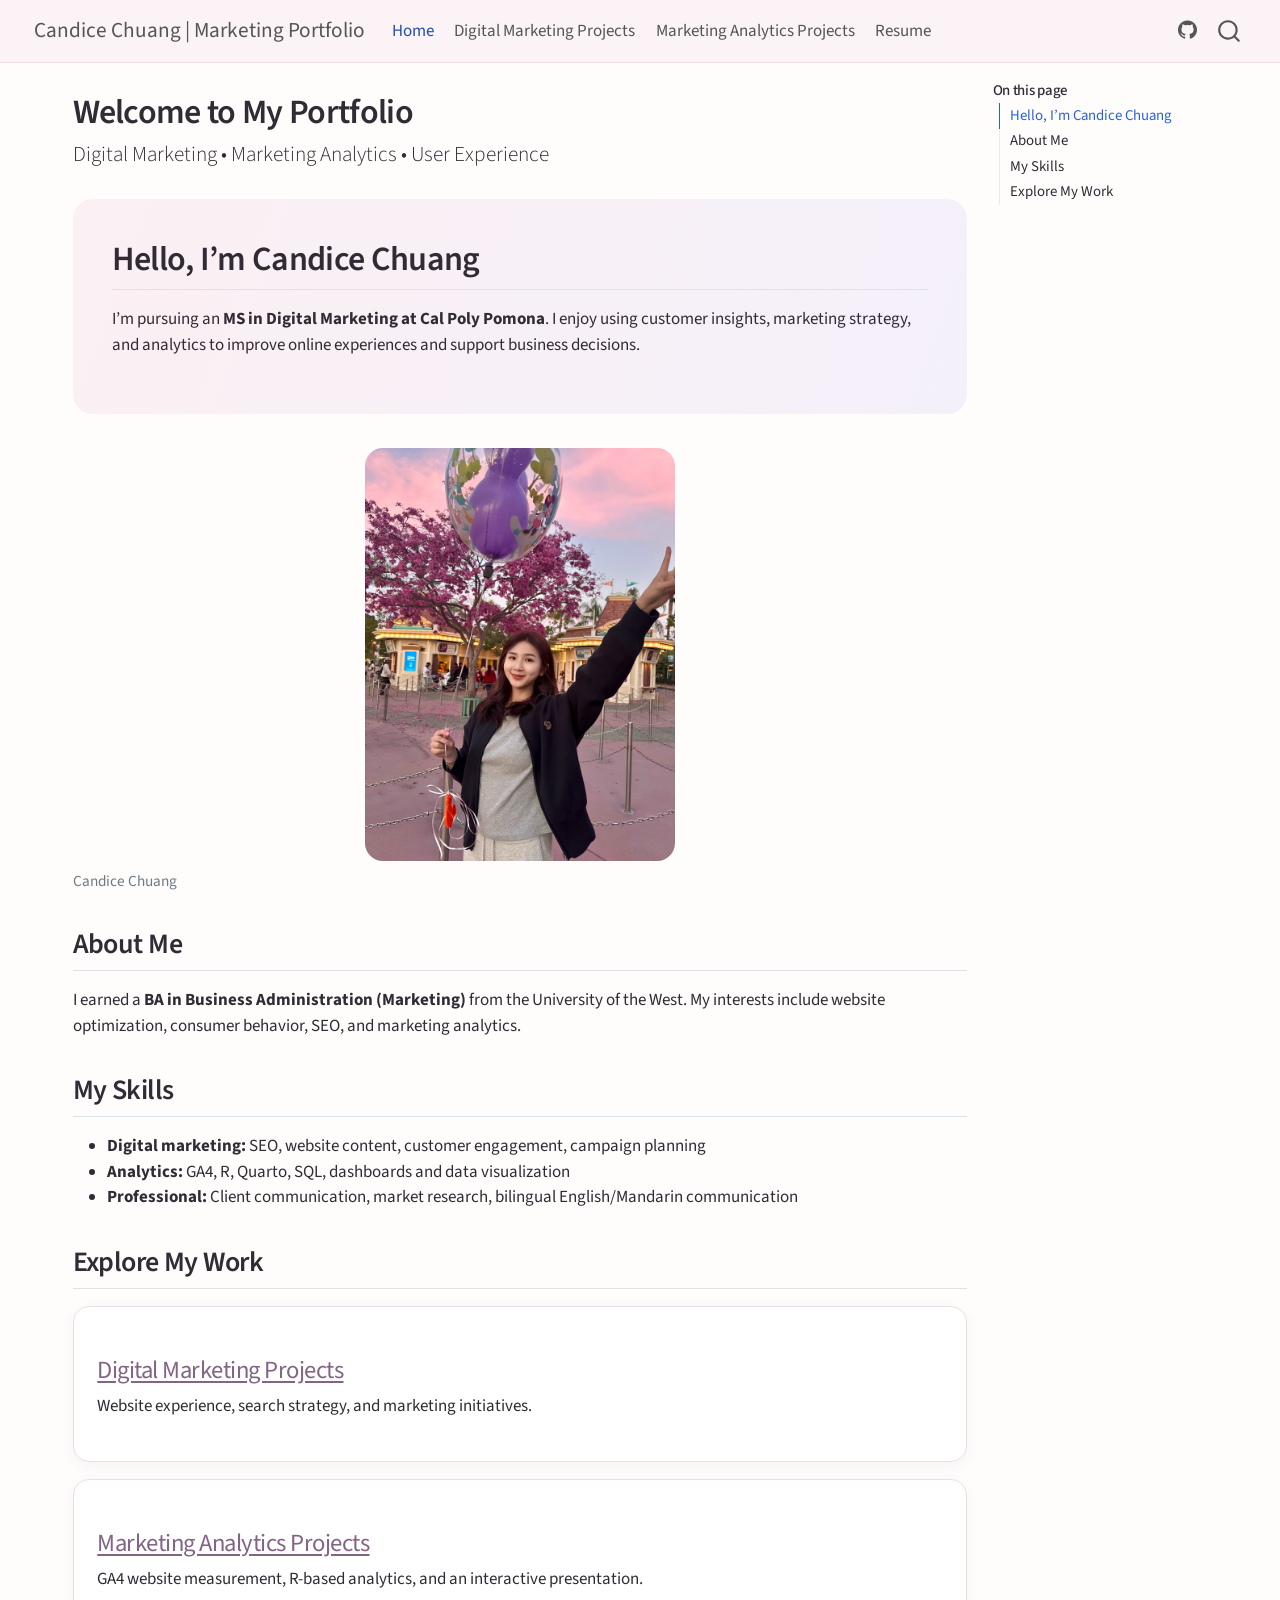
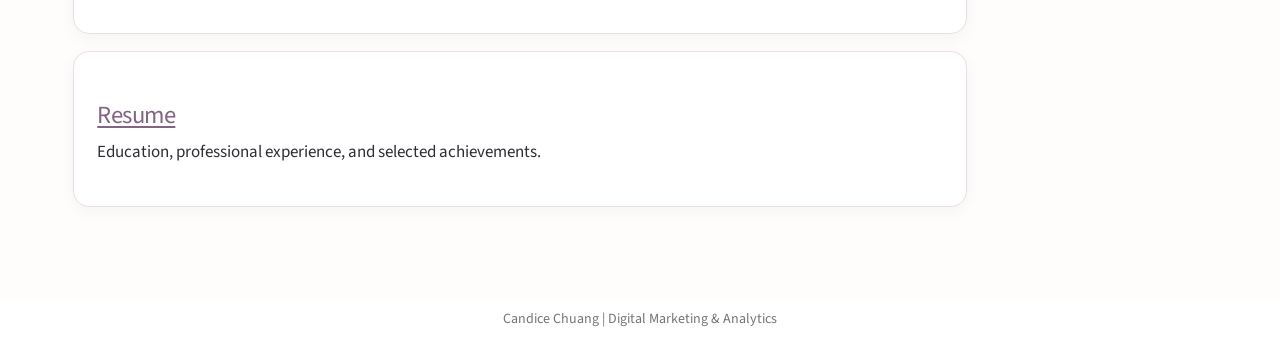
<file: docs/index.html>
<!DOCTYPE html>
<html xmlns="http://www.w3.org/1999/xhtml" lang="en" xml:lang="en"><head>

<meta charset="utf-8">
<meta name="generator" content="quarto-1.8.25">

<meta name="viewport" content="width=device-width, initial-scale=1.0, user-scalable=yes">


<title>Welcome to My Portfolio – Candice Chuang | Marketing Portfolio</title>
<style>
code{white-space: pre-wrap;}
span.smallcaps{font-variant: small-caps;}
div.columns{display: flex; gap: min(4vw, 1.5em);}
div.column{flex: auto; overflow-x: auto;}
div.hanging-indent{margin-left: 1.5em; text-indent: -1.5em;}
ul.task-list{list-style: none;}
ul.task-list li input[type="checkbox"] {
  width: 0.8em;
  margin: 0 0.8em 0.2em -1em; /* quarto-specific, see https://github.com/quarto-dev/quarto-cli/issues/4556 */ 
  vertical-align: middle;
}
</style>


<script src="site_libs/quarto-nav/quarto-nav.js"></script>
<script src="site_libs/quarto-nav/headroom.min.js"></script>
<script src="site_libs/clipboard/clipboard.min.js"></script>
<script src="site_libs/quarto-search/autocomplete.umd.js"></script>
<script src="site_libs/quarto-search/fuse.min.js"></script>
<script src="site_libs/quarto-search/quarto-search.js"></script>
<meta name="quarto:offset" content="./">
<script src="site_libs/quarto-html/quarto.js" type="module"></script>
<script src="site_libs/quarto-html/tabsets/tabsets.js" type="module"></script>
<script src="site_libs/quarto-html/axe/axe-check.js" type="module"></script>
<script src="site_libs/quarto-html/popper.min.js"></script>
<script src="site_libs/quarto-html/tippy.umd.min.js"></script>
<script src="site_libs/quarto-html/anchor.min.js"></script>
<link href="site_libs/quarto-html/tippy.css" rel="stylesheet">
<link href="site_libs/quarto-html/quarto-syntax-highlighting-7b89279ff1a6dce999919e0e67d4d9ec.css" rel="stylesheet" id="quarto-text-highlighting-styles">
<script src="site_libs/bootstrap/bootstrap.min.js"></script>
<link href="site_libs/bootstrap/bootstrap-icons.css" rel="stylesheet">
<link href="site_libs/bootstrap/bootstrap-5b4ad623e5705c0698d39aec6f10cf02.min.css" rel="stylesheet" append-hash="true" id="quarto-bootstrap" data-mode="light">
<script id="quarto-search-options" type="application/json">{
  "location": "navbar",
  "copy-button": false,
  "collapse-after": 3,
  "panel-placement": "end",
  "type": "overlay",
  "limit": 50,
  "keyboard-shortcut": [
    "f",
    "/",
    "s"
  ],
  "show-item-context": false,
  "language": {
    "search-no-results-text": "No results",
    "search-matching-documents-text": "matching documents",
    "search-copy-link-title": "Copy link to search",
    "search-hide-matches-text": "Hide additional matches",
    "search-more-match-text": "more match in this document",
    "search-more-matches-text": "more matches in this document",
    "search-clear-button-title": "Clear",
    "search-text-placeholder": "",
    "search-detached-cancel-button-title": "Cancel",
    "search-submit-button-title": "Submit",
    "search-label": "Search"
  }
}</script>


<link rel="stylesheet" href="styles.css">
</head>

<body class="nav-fixed quarto-light">

<div id="quarto-search-results"></div>
  <header id="quarto-header" class="headroom fixed-top">
    <nav class="navbar navbar-expand-lg " data-bs-theme="dark">
      <div class="navbar-container container-fluid">
      <div class="navbar-brand-container mx-auto">
    <a href="./index.html" class="navbar-brand navbar-brand-logo">
    </a>
    <a class="navbar-brand" href="./index.html">
    <span class="navbar-title">Candice Chuang | Marketing Portfolio</span>
    </a>
  </div>
            <div id="quarto-search" class="" title="Search"></div>
          <button class="navbar-toggler" type="button" data-bs-toggle="collapse" data-bs-target="#navbarCollapse" aria-controls="navbarCollapse" role="menu" aria-expanded="false" aria-label="Toggle navigation" onclick="if (window.quartoToggleHeadroom) { window.quartoToggleHeadroom(); }">
  <span class="navbar-toggler-icon"></span>
</button>
          <div class="collapse navbar-collapse" id="navbarCollapse">
            <ul class="navbar-nav navbar-nav-scroll me-auto">
  <li class="nav-item">
    <a class="nav-link active" href="./index.html" aria-current="page"> 
<span class="menu-text">Home</span></a>
  </li>  
  <li class="nav-item">
    <a class="nav-link" href="./digital-marketing.html"> 
<span class="menu-text">Digital Marketing Projects</span></a>
  </li>  
  <li class="nav-item">
    <a class="nav-link" href="./marketing-analytics.html"> 
<span class="menu-text">Marketing Analytics Projects</span></a>
  </li>  
  <li class="nav-item">
    <a class="nav-link" href="./resume.html"> 
<span class="menu-text">Resume</span></a>
  </li>  
</ul>
            <ul class="navbar-nav navbar-nav-scroll ms-auto">
  <li class="nav-item compact">
    <a class="nav-link" href="https://github.com/candicechuang/M10-Quarto-Portfolio"> <i class="bi bi-github" role="img">
</i> 
<span class="menu-text"></span></a>
  </li>  
</ul>
          </div> <!-- /navcollapse -->
            <div class="quarto-navbar-tools">
</div>
      </div> <!-- /container-fluid -->
    </nav>
</header>
<!-- content -->
<div id="quarto-content" class="quarto-container page-columns page-rows-contents page-layout-full page-navbar">
<!-- sidebar -->
<!-- margin-sidebar -->
    <div id="quarto-margin-sidebar" class="sidebar margin-sidebar">
        <nav id="TOC" role="doc-toc" class="toc-active">
    <h2 id="toc-title">On this page</h2>
   
  <ul>
  <li><a href="#hello-im-candice-chuang" id="toc-hello-im-candice-chuang" class="nav-link active" data-scroll-target="#hello-im-candice-chuang">Hello, I’m Candice Chuang</a></li>
  <li><a href="#about-me" id="toc-about-me" class="nav-link" data-scroll-target="#about-me">About Me</a></li>
  <li><a href="#my-skills" id="toc-my-skills" class="nav-link" data-scroll-target="#my-skills">My Skills</a></li>
  <li><a href="#explore-my-work" id="toc-explore-my-work" class="nav-link" data-scroll-target="#explore-my-work">Explore My Work</a>
  <ul class="collapse">
  <li><a href="#digital-marketing-projects" id="toc-digital-marketing-projects" class="nav-link" data-scroll-target="#digital-marketing-projects">Digital Marketing Projects</a></li>
  <li><a href="#marketing-analytics-projects" id="toc-marketing-analytics-projects" class="nav-link" data-scroll-target="#marketing-analytics-projects">Marketing Analytics Projects</a></li>
  <li><a href="#resume" id="toc-resume" class="nav-link" data-scroll-target="#resume">Resume</a></li>
  </ul></li>
  </ul>
</nav>
    </div>
<!-- main -->
<main class="content column-page-left" id="quarto-document-content">

<header id="title-block-header" class="quarto-title-block default">
<div class="quarto-title">
<h1 class="title">Welcome to My Portfolio</h1>
<p class="subtitle lead">Digital Marketing • Marketing Analytics • User Experience</p>
</div>



<div class="quarto-title-meta column-page-left">

    
  
    
  </div>
  


</header>


<section id="hello-im-candice-chuang" class="level2 hero">
<h2 class="anchored" data-anchor-id="hello-im-candice-chuang">Hello, I’m Candice Chuang</h2>
<p>I’m pursuing an <strong>MS in Digital Marketing at Cal Poly Pomona</strong>. I enjoy using customer insights, marketing strategy, and analytics to improve online experiences and support business decisions.</p>
</section>
<div class="quarto-figure quarto-figure-center">
<figure class="figure">
<p><img src="images/profile-fixed.jpg" class="profile img-fluid figure-img" alt="Portrait of Candice Chuang" width="310"></p>
<figcaption>Candice Chuang</figcaption>
</figure>
</div>
<section id="about-me" class="level2">
<h2 class="anchored" data-anchor-id="about-me">About Me</h2>
<p>I earned a <strong>BA in Business Administration (Marketing)</strong> from the University of the West. My interests include website optimization, consumer behavior, SEO, and marketing analytics.</p>
</section>
<section id="my-skills" class="level2">
<h2 class="anchored" data-anchor-id="my-skills">My Skills</h2>
<ul>
<li><strong>Digital marketing:</strong> SEO, website content, customer engagement, campaign planning</li>
<li><strong>Analytics:</strong> GA4, R, Quarto, SQL, dashboards and data visualization</li>
<li><strong>Professional:</strong> Client communication, market research, bilingual English/Mandarin communication</li>
</ul>
</section>
<section id="explore-my-work" class="level2">
<h2 class="anchored" data-anchor-id="explore-my-work">Explore My Work</h2>
<section id="digital-marketing-projects" class="level3 project-card">
<h3 class="anchored" data-anchor-id="digital-marketing-projects"><a href="./digital-marketing.html">Digital Marketing Projects</a></h3>
<p>Website experience, search strategy, and marketing initiatives.</p>
</section>
<section id="marketing-analytics-projects" class="level3 project-card">
<h3 class="anchored" data-anchor-id="marketing-analytics-projects"><a href="./marketing-analytics.html">Marketing Analytics Projects</a></h3>
<p>GA4 website measurement, R-based analytics, and an interactive presentation.</p>
</section>
<section id="resume" class="level3 project-card">
<h3 class="anchored" data-anchor-id="resume"><a href="./resume.html">Resume</a></h3>
<p>Education, professional experience, and selected achievements.</p>
</section>


</section>

</main> <!-- /main -->
<script id="quarto-html-after-body" type="application/javascript">
  window.document.addEventListener("DOMContentLoaded", function (event) {
    const icon = "";
    const anchorJS = new window.AnchorJS();
    anchorJS.options = {
      placement: 'right',
      icon: icon
    };
    anchorJS.add('.anchored');
    const isCodeAnnotation = (el) => {
      for (const clz of el.classList) {
        if (clz.startsWith('code-annotation-')) {                     
          return true;
        }
      }
      return false;
    }
    const onCopySuccess = function(e) {
      // button target
      const button = e.trigger;
      // don't keep focus
      button.blur();
      // flash "checked"
      button.classList.add('code-copy-button-checked');
      var currentTitle = button.getAttribute("title");
      button.setAttribute("title", "Copied!");
      let tooltip;
      if (window.bootstrap) {
        button.setAttribute("data-bs-toggle", "tooltip");
        button.setAttribute("data-bs-placement", "left");
        button.setAttribute("data-bs-title", "Copied!");
        tooltip = new bootstrap.Tooltip(button, 
          { trigger: "manual", 
            customClass: "code-copy-button-tooltip",
            offset: [0, -8]});
        tooltip.show();    
      }
      setTimeout(function() {
        if (tooltip) {
          tooltip.hide();
          button.removeAttribute("data-bs-title");
          button.removeAttribute("data-bs-toggle");
          button.removeAttribute("data-bs-placement");
        }
        button.setAttribute("title", currentTitle);
        button.classList.remove('code-copy-button-checked');
      }, 1000);
      // clear code selection
      e.clearSelection();
    }
    const getTextToCopy = function(trigger) {
      const outerScaffold = trigger.parentElement.cloneNode(true);
      const codeEl = outerScaffold.querySelector('code');
      for (const childEl of codeEl.children) {
        if (isCodeAnnotation(childEl)) {
          childEl.remove();
        }
      }
      return codeEl.innerText;
    }
    const clipboard = new window.ClipboardJS('.code-copy-button:not([data-in-quarto-modal])', {
      text: getTextToCopy
    });
    clipboard.on('success', onCopySuccess);
    if (window.document.getElementById('quarto-embedded-source-code-modal')) {
      const clipboardModal = new window.ClipboardJS('.code-copy-button[data-in-quarto-modal]', {
        text: getTextToCopy,
        container: window.document.getElementById('quarto-embedded-source-code-modal')
      });
      clipboardModal.on('success', onCopySuccess);
    }
      var localhostRegex = new RegExp(/^(?:http|https):\/\/localhost\:?[0-9]*\//);
      var mailtoRegex = new RegExp(/^mailto:/);
        var filterRegex = new RegExp('/' + window.location.host + '/');
      var isInternal = (href) => {
          return filterRegex.test(href) || localhostRegex.test(href) || mailtoRegex.test(href);
      }
      // Inspect non-navigation links and adorn them if external
     var links = window.document.querySelectorAll('a[href]:not(.nav-link):not(.navbar-brand):not(.toc-action):not(.sidebar-link):not(.sidebar-item-toggle):not(.pagination-link):not(.no-external):not([aria-hidden]):not(.dropdown-item):not(.quarto-navigation-tool):not(.about-link)');
      for (var i=0; i<links.length; i++) {
        const link = links[i];
        if (!isInternal(link.href)) {
          // undo the damage that might have been done by quarto-nav.js in the case of
          // links that we want to consider external
          if (link.dataset.originalHref !== undefined) {
            link.href = link.dataset.originalHref;
          }
        }
      }
    function tippyHover(el, contentFn, onTriggerFn, onUntriggerFn) {
      const config = {
        allowHTML: true,
        maxWidth: 500,
        delay: 100,
        arrow: false,
        appendTo: function(el) {
            return el.parentElement;
        },
        interactive: true,
        interactiveBorder: 10,
        theme: 'quarto',
        placement: 'bottom-start',
      };
      if (contentFn) {
        config.content = contentFn;
      }
      if (onTriggerFn) {
        config.onTrigger = onTriggerFn;
      }
      if (onUntriggerFn) {
        config.onUntrigger = onUntriggerFn;
      }
      window.tippy(el, config); 
    }
    const noterefs = window.document.querySelectorAll('a[role="doc-noteref"]');
    for (var i=0; i<noterefs.length; i++) {
      const ref = noterefs[i];
      tippyHover(ref, function() {
        // use id or data attribute instead here
        let href = ref.getAttribute('data-footnote-href') || ref.getAttribute('href');
        try { href = new URL(href).hash; } catch {}
        const id = href.replace(/^#\/?/, "");
        const note = window.document.getElementById(id);
        if (note) {
          return note.innerHTML;
        } else {
          return "";
        }
      });
    }
    const xrefs = window.document.querySelectorAll('a.quarto-xref');
    const processXRef = (id, note) => {
      // Strip column container classes
      const stripColumnClz = (el) => {
        el.classList.remove("page-full", "page-columns");
        if (el.children) {
          for (const child of el.children) {
            stripColumnClz(child);
          }
        }
      }
      stripColumnClz(note)
      if (id === null || id.startsWith('sec-')) {
        // Special case sections, only their first couple elements
        const container = document.createElement("div");
        if (note.children && note.children.length > 2) {
          container.appendChild(note.children[0].cloneNode(true));
          for (let i = 1; i < note.children.length; i++) {
            const child = note.children[i];
            if (child.tagName === "P" && child.innerText === "") {
              continue;
            } else {
              container.appendChild(child.cloneNode(true));
              break;
            }
          }
          if (window.Quarto?.typesetMath) {
            window.Quarto.typesetMath(container);
          }
          return container.innerHTML
        } else {
          if (window.Quarto?.typesetMath) {
            window.Quarto.typesetMath(note);
          }
          return note.innerHTML;
        }
      } else {
        // Remove any anchor links if they are present
        const anchorLink = note.querySelector('a.anchorjs-link');
        if (anchorLink) {
          anchorLink.remove();
        }
        if (window.Quarto?.typesetMath) {
          window.Quarto.typesetMath(note);
        }
        if (note.classList.contains("callout")) {
          return note.outerHTML;
        } else {
          return note.innerHTML;
        }
      }
    }
    for (var i=0; i<xrefs.length; i++) {
      const xref = xrefs[i];
      tippyHover(xref, undefined, function(instance) {
        instance.disable();
        let url = xref.getAttribute('href');
        let hash = undefined; 
        if (url.startsWith('#')) {
          hash = url;
        } else {
          try { hash = new URL(url).hash; } catch {}
        }
        if (hash) {
          const id = hash.replace(/^#\/?/, "");
          const note = window.document.getElementById(id);
          if (note !== null) {
            try {
              const html = processXRef(id, note.cloneNode(true));
              instance.setContent(html);
            } finally {
              instance.enable();
              instance.show();
            }
          } else {
            // See if we can fetch this
            fetch(url.split('#')[0])
            .then(res => res.text())
            .then(html => {
              const parser = new DOMParser();
              const htmlDoc = parser.parseFromString(html, "text/html");
              const note = htmlDoc.getElementById(id);
              if (note !== null) {
                const html = processXRef(id, note);
                instance.setContent(html);
              } 
            }).finally(() => {
              instance.enable();
              instance.show();
            });
          }
        } else {
          // See if we can fetch a full url (with no hash to target)
          // This is a special case and we should probably do some content thinning / targeting
          fetch(url)
          .then(res => res.text())
          .then(html => {
            const parser = new DOMParser();
            const htmlDoc = parser.parseFromString(html, "text/html");
            const note = htmlDoc.querySelector('main.content');
            if (note !== null) {
              // This should only happen for chapter cross references
              // (since there is no id in the URL)
              // remove the first header
              if (note.children.length > 0 && note.children[0].tagName === "HEADER") {
                note.children[0].remove();
              }
              const html = processXRef(null, note);
              instance.setContent(html);
            } 
          }).finally(() => {
            instance.enable();
            instance.show();
          });
        }
      }, function(instance) {
      });
    }
        let selectedAnnoteEl;
        const selectorForAnnotation = ( cell, annotation) => {
          let cellAttr = 'data-code-cell="' + cell + '"';
          let lineAttr = 'data-code-annotation="' +  annotation + '"';
          const selector = 'span[' + cellAttr + '][' + lineAttr + ']';
          return selector;
        }
        const selectCodeLines = (annoteEl) => {
          const doc = window.document;
          const targetCell = annoteEl.getAttribute("data-target-cell");
          const targetAnnotation = annoteEl.getAttribute("data-target-annotation");
          const annoteSpan = window.document.querySelector(selectorForAnnotation(targetCell, targetAnnotation));
          const lines = annoteSpan.getAttribute("data-code-lines").split(",");
          const lineIds = lines.map((line) => {
            return targetCell + "-" + line;
          })
          let top = null;
          let height = null;
          let parent = null;
          if (lineIds.length > 0) {
              //compute the position of the single el (top and bottom and make a div)
              const el = window.document.getElementById(lineIds[0]);
              top = el.offsetTop;
              height = el.offsetHeight;
              parent = el.parentElement.parentElement;
            if (lineIds.length > 1) {
              const lastEl = window.document.getElementById(lineIds[lineIds.length - 1]);
              const bottom = lastEl.offsetTop + lastEl.offsetHeight;
              height = bottom - top;
            }
            if (top !== null && height !== null && parent !== null) {
              // cook up a div (if necessary) and position it 
              let div = window.document.getElementById("code-annotation-line-highlight");
              if (div === null) {
                div = window.document.createElement("div");
                div.setAttribute("id", "code-annotation-line-highlight");
                div.style.position = 'absolute';
                parent.appendChild(div);
              }
              div.style.top = top - 2 + "px";
              div.style.height = height + 4 + "px";
              div.style.left = 0;
              let gutterDiv = window.document.getElementById("code-annotation-line-highlight-gutter");
              if (gutterDiv === null) {
                gutterDiv = window.document.createElement("div");
                gutterDiv.setAttribute("id", "code-annotation-line-highlight-gutter");
                gutterDiv.style.position = 'absolute';
                const codeCell = window.document.getElementById(targetCell);
                const gutter = codeCell.querySelector('.code-annotation-gutter');
                gutter.appendChild(gutterDiv);
              }
              gutterDiv.style.top = top - 2 + "px";
              gutterDiv.style.height = height + 4 + "px";
            }
            selectedAnnoteEl = annoteEl;
          }
        };
        const unselectCodeLines = () => {
          const elementsIds = ["code-annotation-line-highlight", "code-annotation-line-highlight-gutter"];
          elementsIds.forEach((elId) => {
            const div = window.document.getElementById(elId);
            if (div) {
              div.remove();
            }
          });
          selectedAnnoteEl = undefined;
        };
          // Handle positioning of the toggle
      window.addEventListener(
        "resize",
        throttle(() => {
          elRect = undefined;
          if (selectedAnnoteEl) {
            selectCodeLines(selectedAnnoteEl);
          }
        }, 10)
      );
      function throttle(fn, ms) {
      let throttle = false;
      let timer;
        return (...args) => {
          if(!throttle) { // first call gets through
              fn.apply(this, args);
              throttle = true;
          } else { // all the others get throttled
              if(timer) clearTimeout(timer); // cancel #2
              timer = setTimeout(() => {
                fn.apply(this, args);
                timer = throttle = false;
              }, ms);
          }
        };
      }
        // Attach click handler to the DT
        const annoteDls = window.document.querySelectorAll('dt[data-target-cell]');
        for (const annoteDlNode of annoteDls) {
          annoteDlNode.addEventListener('click', (event) => {
            const clickedEl = event.target;
            if (clickedEl !== selectedAnnoteEl) {
              unselectCodeLines();
              const activeEl = window.document.querySelector('dt[data-target-cell].code-annotation-active');
              if (activeEl) {
                activeEl.classList.remove('code-annotation-active');
              }
              selectCodeLines(clickedEl);
              clickedEl.classList.add('code-annotation-active');
            } else {
              // Unselect the line
              unselectCodeLines();
              clickedEl.classList.remove('code-annotation-active');
            }
          });
        }
    const findCites = (el) => {
      const parentEl = el.parentElement;
      if (parentEl) {
        const cites = parentEl.dataset.cites;
        if (cites) {
          return {
            el,
            cites: cites.split(' ')
          };
        } else {
          return findCites(el.parentElement)
        }
      } else {
        return undefined;
      }
    };
    var bibliorefs = window.document.querySelectorAll('a[role="doc-biblioref"]');
    for (var i=0; i<bibliorefs.length; i++) {
      const ref = bibliorefs[i];
      const citeInfo = findCites(ref);
      if (citeInfo) {
        tippyHover(citeInfo.el, function() {
          var popup = window.document.createElement('div');
          citeInfo.cites.forEach(function(cite) {
            var citeDiv = window.document.createElement('div');
            citeDiv.classList.add('hanging-indent');
            citeDiv.classList.add('csl-entry');
            var biblioDiv = window.document.getElementById('ref-' + cite);
            if (biblioDiv) {
              citeDiv.innerHTML = biblioDiv.innerHTML;
            }
            popup.appendChild(citeDiv);
          });
          return popup.innerHTML;
        });
      }
    }
  });
  </script>
</div> <!-- /content -->
<footer class="footer">
  <div class="nav-footer">
    <div class="nav-footer-left">
      &nbsp;
    </div>   
    <div class="nav-footer-center">
<p>Candice Chuang | Digital Marketing &amp; Analytics</p>
</div>
    <div class="nav-footer-right">
      &nbsp;
    </div>
  </div>
</footer>




</body></html>
</file>
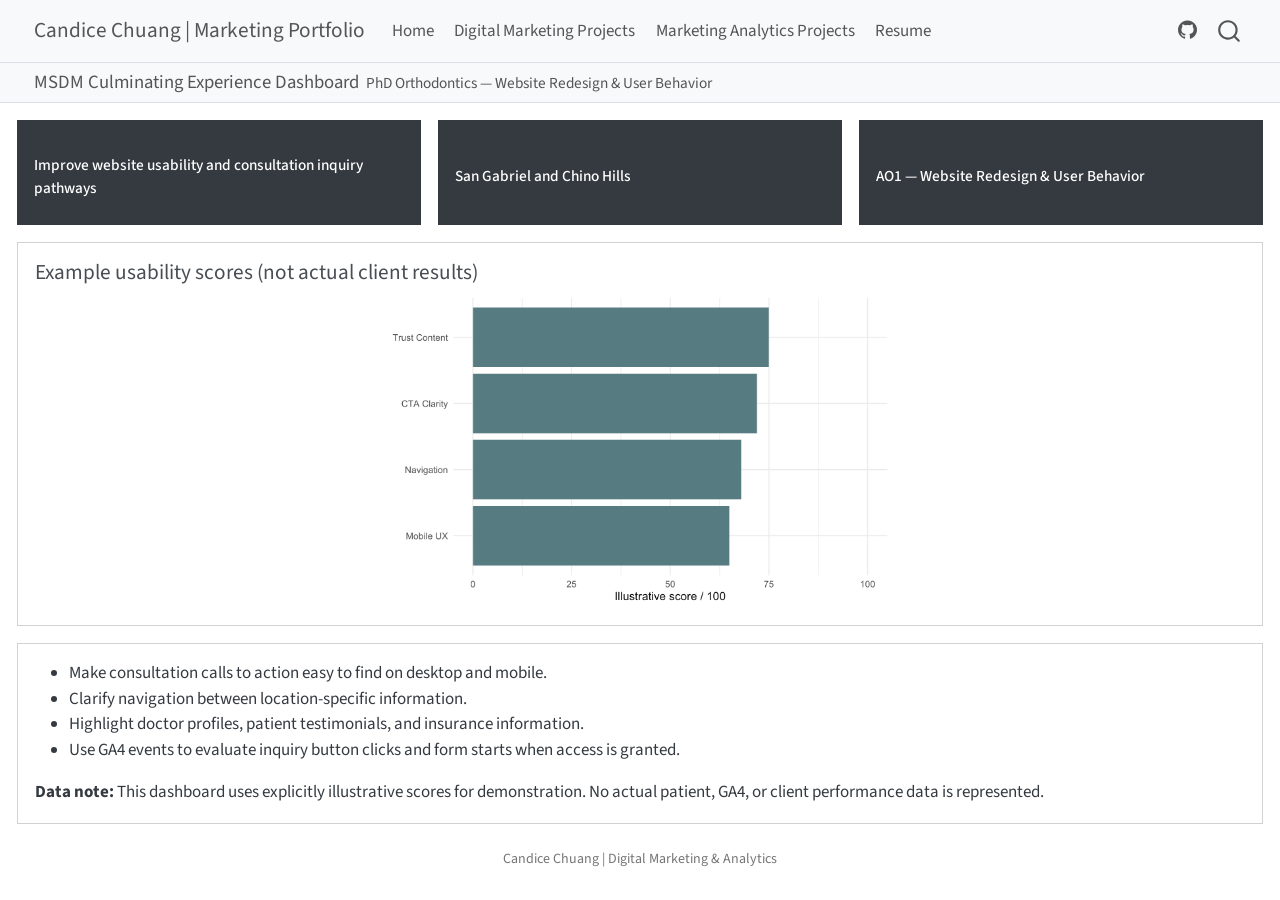
<file: docs/dashboard.html>
<!DOCTYPE html>
<html xmlns="http://www.w3.org/1999/xhtml" lang="en" xml:lang="en"><head>

<meta charset="utf-8">
<meta name="generator" content="quarto-1.8.25">

<meta name="viewport" content="width=device-width, initial-scale=1.0, user-scalable=yes">


<title>MSDM Culminating Experience Dashboard – Candice Chuang | Marketing Portfolio</title>
<style>
code{white-space: pre-wrap;}
span.smallcaps{font-variant: small-caps;}
div.columns{display: flex; gap: min(4vw, 1.5em);}
div.column{flex: auto; overflow-x: auto;}
div.hanging-indent{margin-left: 1.5em; text-indent: -1.5em;}
ul.task-list{list-style: none;}
ul.task-list li input[type="checkbox"] {
  width: 0.8em;
  margin: 0 0.8em 0.2em -1em; /* quarto-specific, see https://github.com/quarto-dev/quarto-cli/issues/4556 */ 
  vertical-align: middle;
}
</style>


<script src="site_libs/quarto-nav/quarto-nav.js"></script>
<script src="site_libs/quarto-nav/headroom.min.js"></script>
<script src="site_libs/clipboard/clipboard.min.js"></script>
<script src="site_libs/quarto-search/autocomplete.umd.js"></script>
<script src="site_libs/quarto-search/fuse.min.js"></script>
<script src="site_libs/quarto-search/quarto-search.js"></script>
<meta name="quarto:offset" content="./">
<script src="site_libs/quarto-html/quarto.js" type="module"></script>
<script src="site_libs/quarto-html/tabsets/tabsets.js" type="module"></script>
<script src="site_libs/quarto-html/axe/axe-check.js" type="module"></script>
<script src="site_libs/quarto-html/popper.min.js"></script>
<script src="site_libs/quarto-html/tippy.umd.min.js"></script>
<script src="site_libs/quarto-html/anchor.min.js"></script>
<link href="site_libs/quarto-html/tippy.css" rel="stylesheet">
<link href="site_libs/quarto-html/quarto-syntax-highlighting-7b89279ff1a6dce999919e0e67d4d9ec.css" rel="stylesheet" class="quarto-color-scheme" id="quarto-text-highlighting-styles">
<link href="site_libs/quarto-html/quarto-syntax-highlighting-dark-707d8167ce6003fca903bfe2be84ab7f.css" rel="stylesheet" class="quarto-color-scheme quarto-color-alternate" id="quarto-text-highlighting-styles">
<link href="site_libs/quarto-html/quarto-syntax-highlighting-7b89279ff1a6dce999919e0e67d4d9ec.css" rel="stylesheet" class="quarto-color-scheme-extra" id="quarto-text-highlighting-styles">
<script src="site_libs/bootstrap/bootstrap.min.js"></script>
<link href="site_libs/bootstrap/bootstrap-icons.css" rel="stylesheet">
<link href="site_libs/bootstrap/bootstrap-5b4ad623e5705c0698d39aec6f10cf02.min.css" rel="stylesheet" append-hash="true" class="quarto-color-scheme" id="quarto-bootstrap" data-mode="light">
<link href="site_libs/bootstrap/bootstrap-dark-5b4ad623e5705c0698d39aec6f10cf02.min.css" rel="stylesheet" append-hash="true" class="quarto-color-scheme quarto-color-alternate" id="quarto-bootstrap" data-mode="light">
<link href="site_libs/bootstrap/bootstrap-5b4ad623e5705c0698d39aec6f10cf02.min.css" rel="stylesheet" append-hash="true" class="quarto-color-scheme-extra" id="quarto-bootstrap" data-mode="light">
<script src="site_libs/quarto-dashboard/quarto-dashboard.js"></script>
<script src="site_libs/quarto-dashboard/stickythead.js"></script>



<script src="site_libs/quarto-dashboard/web-components.js" type="module"></script>
<script src="site_libs/quarto-dashboard/components.js"></script>

<script id="quarto-search-options" type="application/json">{
  "location": "navbar",
  "copy-button": false,
  "collapse-after": 3,
  "panel-placement": "end",
  "type": "overlay",
  "limit": 50,
  "keyboard-shortcut": [
    "f",
    "/",
    "s"
  ],
  "show-item-context": false,
  "language": {
    "search-no-results-text": "No results",
    "search-matching-documents-text": "matching documents",
    "search-copy-link-title": "Copy link to search",
    "search-hide-matches-text": "Hide additional matches",
    "search-more-match-text": "more match in this document",
    "search-more-matches-text": "more matches in this document",
    "search-clear-button-title": "Clear",
    "search-text-placeholder": "",
    "search-detached-cancel-button-title": "Cancel",
    "search-submit-button-title": "Submit",
    "search-label": "Search"
  }
}</script>


</head>

<body class="quarto-dashboard nav-fixed dashboard-fill fullcontent quarto-light">


<div id="quarto-search-results"></div>
  <header id="quarto-header" class="headroom fixed-top">
    <nav class="navbar navbar-expand-lg " data-bs-theme="dark">
      <div class="navbar-container container-fluid">
      <div class="navbar-brand-container mx-auto">
    <a href="./index.html" class="navbar-brand navbar-brand-logo">
    </a>
    <a class="navbar-brand" href="./index.html">
    <span class="navbar-title">Candice Chuang | Marketing Portfolio</span>
    </a>
  </div>
            <div id="quarto-search" class="" title="Search"></div>
          <button class="navbar-toggler" type="button" data-bs-toggle="collapse" data-bs-target="#navbarCollapse" aria-controls="navbarCollapse" role="menu" aria-expanded="false" aria-label="Toggle navigation" onclick="if (window.quartoToggleHeadroom) { window.quartoToggleHeadroom(); }">
  <span class="navbar-toggler-icon"></span>
</button>
          <div class="collapse navbar-collapse" id="navbarCollapse">
            <ul class="navbar-nav navbar-nav-scroll me-auto">
  <li class="nav-item">
    <a class="nav-link" href="./index.html"> 
<span class="menu-text">Home</span></a>
  </li>  
  <li class="nav-item">
    <a class="nav-link" href="./digital-marketing.html"> 
<span class="menu-text">Digital Marketing Projects</span></a>
  </li>  
  <li class="nav-item">
    <a class="nav-link" href="./marketing-analytics.html"> 
<span class="menu-text">Marketing Analytics Projects</span></a>
  </li>  
  <li class="nav-item">
    <a class="nav-link" href="./resume.html"> 
<span class="menu-text">Resume</span></a>
  </li>  
</ul>
            <ul class="navbar-nav navbar-nav-scroll ms-auto">
  <li class="nav-item compact">
    <a class="nav-link" href="https://github.com/candicechuang/M10-Quarto-Portfolio"> <i class="bi bi-github" role="img">
</i> 
<span class="menu-text"></span></a>
  </li>  
</ul>
          </div> <!-- /navcollapse -->
            <div class="quarto-navbar-tools">
</div>
      </div> <!-- /container-fluid -->
    </nav>
<header id="quarto-dashboard-header">
<nav class="navbar navbar-expand-md slim" data-bs-theme="dark">
  <div class="navbar-container container-fluid">
    <button class="navbar-toggler hidden" type="button" data-bs-toggle="collapse" data-bs-target="#dashboard-collapse" aria-controls="dashboard-collapse" aria-expanded="false" aria-label="Toggle navigation">
      <span class="navbar-toggler-icon"></span>
    </button>    


    <div class="navbar-brand-container">


      <div class="navbar-title">
        <div class="navbar-title-text"><a href="#">MSDM Culminating Experience Dashboard</a></div>
        <div class="navbar-subtitle">PhD Orthodontics — Website Redesign &amp; User Behavior</div>
        
      </div>
    </div>
</div>
</nav>
</header></header>
<!-- content -->
<div id="quarto-content" class="quarto-container page-layout-custom page-navbar quarto-dashboard-content bslib-gap-spacing html-fill-container bslib-page-fill">
<!-- sidebar -->
<!-- margin-sidebar -->
<!-- main -->

<div class="bslib-grid-item html-fill-item bslib-grid" data-layout="fill" style="display: grid; grid-template-rows: minmax(3em, max-content) minmax(3em, 1fr) minmax(3em, max-content); grid-auto-columns: minmax(0, 1fr);">
<div class="bslib-grid" style="display: grid; grid-template-columns: minmax(3em, 1fr) minmax(3em, 1fr) minmax(3em, 1fr);
grid-auto-rows: minmax(0, 1fr);">
<div class="card valuebox bslib-card html-fill-container bslib-value-box bg-secondary" data-bslib-card-init="" data-require-bs-caller="card()">
<div class="card-body html-fill-item html-fill-container">
<div class="html-fill-item html-fill-container value-box-grid">
<div class="value-box-area">
<p class="value-box-value">
<p>Improve website usability and consultation inquiry pathways</p>
</p>
</div>
</div>
</div>
<script data-bslib-card-init="">bslib.Card.initializeAllCards();</script></div><div class="card valuebox bslib-card html-fill-container bslib-value-box bg-secondary" data-bslib-card-init="" data-require-bs-caller="card()">
<div class="card-body html-fill-item html-fill-container">
<div class="html-fill-item html-fill-container value-box-grid">
<div class="value-box-area">
<p class="value-box-value">
<p>San Gabriel and Chino Hills</p>
</p>
</div>
</div>
</div>
<script data-bslib-card-init="">bslib.Card.initializeAllCards();</script></div><div class="card valuebox bslib-card html-fill-container bslib-value-box bg-secondary" data-bslib-card-init="" data-require-bs-caller="card()">
<div class="card-body html-fill-item html-fill-container">
<div class="html-fill-item html-fill-container value-box-grid">
<div class="value-box-area">
<p class="value-box-value">
<p>AO1 — Website Redesign &amp; User Behavior</p>
</p>
</div>
</div>
</div>
<script data-bslib-card-init="">bslib.Card.initializeAllCards();</script></div>
</div>
<div class="bslib-grid" style="display: grid; grid-template-columns: minmax(3em, 1fr);
grid-auto-rows: minmax(0, 1fr);">
<div class="card bslib-card html-fill-container" data-bslib-card-init="" data-require-bs-caller="card()" data-full-screen="false">
<div class="card-body html-fill-item html-fill-container">
<div class="h4">
Example

usability

scores

(not

actual

client

results)
</div>
</div>
<div class="cell card-body html-fill-item html-fill-container">
<div class="cell-output-display html-fill-item html-fill-container">
<img src="dashboard_files/figure-html/unnamed-chunk-2-1.png" class="img-fluid quarto-dashboard-img-contain">
</div>
</div>
<bslib-tooltip placement="auto" bsoptions="[]" data-require-bs-version="5" data-require-bs-caller="tooltip()">
    <template>Expand</template>
    <span class="bslib-full-screen-enter badge rounded-pill">
        <svg xmlns="http://www.w3.org/2000/svg" viewbox="0 0 24 24" style="height:1em;width:1em;" aria-hidden="true" role="img"><path d="M20 5C20 4.4 19.6 4 19 4H13C12.4 4 12 3.6 12 3C12 2.4 12.4 2 13 2H21C21.6 2 22 2.4 22 3V11C22 11.6 21.6 12 21 12C20.4 12 20 11.6 20 11V5ZM4 19C4 19.6 4.4 20 5 20H11C11.6 20 12 20.4 12 21C12 21.6 11.6 22 11 22H3C2.4 22 2 21.6 2 21V13C2 12.4 2.4 12 3 12C3.6 12 4 12.4 4 13V19Z"></path></svg>
    </span>
</bslib-tooltip><script data-bslib-card-init="">bslib.Card.initializeAllCards();</script></div>
</div>
<div class="bslib-grid" style="display: grid; grid-template-columns: minmax(3em, 1fr);
grid-auto-rows: minmax(0, 1fr);">
<div class="card bslib-card html-fill-container" data-fill="false" data-bslib-card-init="" data-require-bs-caller="card()" data-full-screen="false">
<div class="card-body html-fill-item html-fill-container">
<ul>
<li>Make consultation calls to action easy to find on desktop and mobile.</li>
<li>Clarify navigation between location-specific information.</li>
<li>Highlight doctor profiles, patient testimonials, and insurance information.</li>
<li>Use GA4 events to evaluate inquiry button clicks and form starts when access is granted.</li>
</ul>
<p><strong>Data note:</strong> This dashboard uses explicitly illustrative scores for demonstration. No actual patient, GA4, or client performance data is represented.</p>
</div>
<bslib-tooltip placement="auto" bsoptions="[]" data-require-bs-version="5" data-require-bs-caller="tooltip()">
    <template>Expand</template>
    <span class="bslib-full-screen-enter badge rounded-pill">
        <svg xmlns="http://www.w3.org/2000/svg" viewbox="0 0 24 24" style="height:1em;width:1em;" aria-hidden="true" role="img"><path d="M20 5C20 4.4 19.6 4 19 4H13C12.4 4 12 3.6 12 3C12 2.4 12.4 2 13 2H21C21.6 2 22 2.4 22 3V11C22 11.6 21.6 12 21 12C20.4 12 20 11.6 20 11V5ZM4 19C4 19.6 4.4 20 5 20H11C11.6 20 12 20.4 12 21C12 21.6 11.6 22 11 22H3C2.4 22 2 21.6 2 21V13C2 12.4 2.4 12 3 12C3.6 12 4 12.4 4 13V19Z"></path></svg>
    </span>
</bslib-tooltip><script data-bslib-card-init="">bslib.Card.initializeAllCards();</script></div><div id="3ade8a4a-fb1d-4a6c-8409-ac45482d5fc9" class="hidden">

</div>
</div>
</div>


<script id="quarto-html-after-body" type="application/javascript">
  window.document.addEventListener("DOMContentLoaded", function (event) {
    const icon = "";
    const anchorJS = new window.AnchorJS();
    anchorJS.options = {
      placement: 'right',
      icon: icon
    };
    anchorJS.add('.anchored');
    const isCodeAnnotation = (el) => {
      for (const clz of el.classList) {
        if (clz.startsWith('code-annotation-')) {                     
          return true;
        }
      }
      return false;
    }
    const onCopySuccess = function(e) {
      // button target
      const button = e.trigger;
      // don't keep focus
      button.blur();
      // flash "checked"
      button.classList.add('code-copy-button-checked');
      var currentTitle = button.getAttribute("title");
      button.setAttribute("title", "Copied!");
      let tooltip;
      if (window.bootstrap) {
        button.setAttribute("data-bs-toggle", "tooltip");
        button.setAttribute("data-bs-placement", "left");
        button.setAttribute("data-bs-title", "Copied!");
        tooltip = new bootstrap.Tooltip(button, 
          { trigger: "manual", 
            customClass: "code-copy-button-tooltip",
            offset: [0, -8]});
        tooltip.show();    
      }
      setTimeout(function() {
        if (tooltip) {
          tooltip.hide();
          button.removeAttribute("data-bs-title");
          button.removeAttribute("data-bs-toggle");
          button.removeAttribute("data-bs-placement");
        }
        button.setAttribute("title", currentTitle);
        button.classList.remove('code-copy-button-checked');
      }, 1000);
      // clear code selection
      e.clearSelection();
    }
    const getTextToCopy = function(trigger) {
      const outerScaffold = trigger.parentElement.cloneNode(true);
      const codeEl = outerScaffold.querySelector('code');
      for (const childEl of codeEl.children) {
        if (isCodeAnnotation(childEl)) {
          childEl.remove();
        }
      }
      return codeEl.innerText;
    }
    const clipboard = new window.ClipboardJS('.code-copy-button:not([data-in-quarto-modal])', {
      text: getTextToCopy
    });
    clipboard.on('success', onCopySuccess);
    if (window.document.getElementById('quarto-embedded-source-code-modal')) {
      const clipboardModal = new window.ClipboardJS('.code-copy-button[data-in-quarto-modal]', {
        text: getTextToCopy,
        container: window.document.getElementById('quarto-embedded-source-code-modal')
      });
      clipboardModal.on('success', onCopySuccess);
    }
      var localhostRegex = new RegExp(/^(?:http|https):\/\/localhost\:?[0-9]*\//);
      var mailtoRegex = new RegExp(/^mailto:/);
        var filterRegex = new RegExp('/' + window.location.host + '/');
      var isInternal = (href) => {
          return filterRegex.test(href) || localhostRegex.test(href) || mailtoRegex.test(href);
      }
      // Inspect non-navigation links and adorn them if external
     var links = window.document.querySelectorAll('a[href]:not(.nav-link):not(.navbar-brand):not(.toc-action):not(.sidebar-link):not(.sidebar-item-toggle):not(.pagination-link):not(.no-external):not([aria-hidden]):not(.dropdown-item):not(.quarto-navigation-tool):not(.about-link)');
      for (var i=0; i<links.length; i++) {
        const link = links[i];
        if (!isInternal(link.href)) {
          // undo the damage that might have been done by quarto-nav.js in the case of
          // links that we want to consider external
          if (link.dataset.originalHref !== undefined) {
            link.href = link.dataset.originalHref;
          }
        }
      }
    function tippyHover(el, contentFn, onTriggerFn, onUntriggerFn) {
      const config = {
        allowHTML: true,
        maxWidth: 500,
        delay: 100,
        arrow: false,
        appendTo: function(el) {
            return el.parentElement;
        },
        interactive: true,
        interactiveBorder: 10,
        theme: 'quarto',
        placement: 'bottom-start',
      };
      if (contentFn) {
        config.content = contentFn;
      }
      if (onTriggerFn) {
        config.onTrigger = onTriggerFn;
      }
      if (onUntriggerFn) {
        config.onUntrigger = onUntriggerFn;
      }
      window.tippy(el, config); 
    }
    const noterefs = window.document.querySelectorAll('a[role="doc-noteref"]');
    for (var i=0; i<noterefs.length; i++) {
      const ref = noterefs[i];
      tippyHover(ref, function() {
        // use id or data attribute instead here
        let href = ref.getAttribute('data-footnote-href') || ref.getAttribute('href');
        try { href = new URL(href).hash; } catch {}
        const id = href.replace(/^#\/?/, "");
        const note = window.document.getElementById(id);
        if (note) {
          return note.innerHTML;
        } else {
          return "";
        }
      });
    }
    const xrefs = window.document.querySelectorAll('a.quarto-xref');
    const processXRef = (id, note) => {
      // Strip column container classes
      const stripColumnClz = (el) => {
        el.classList.remove("page-full", "page-columns");
        if (el.children) {
          for (const child of el.children) {
            stripColumnClz(child);
          }
        }
      }
      stripColumnClz(note)
      if (id === null || id.startsWith('sec-')) {
        // Special case sections, only their first couple elements
        const container = document.createElement("div");
        if (note.children && note.children.length > 2) {
          container.appendChild(note.children[0].cloneNode(true));
          for (let i = 1; i < note.children.length; i++) {
            const child = note.children[i];
            if (child.tagName === "P" && child.innerText === "") {
              continue;
            } else {
              container.appendChild(child.cloneNode(true));
              break;
            }
          }
          if (window.Quarto?.typesetMath) {
            window.Quarto.typesetMath(container);
          }
          return container.innerHTML
        } else {
          if (window.Quarto?.typesetMath) {
            window.Quarto.typesetMath(note);
          }
          return note.innerHTML;
        }
      } else {
        // Remove any anchor links if they are present
        const anchorLink = note.querySelector('a.anchorjs-link');
        if (anchorLink) {
          anchorLink.remove();
        }
        if (window.Quarto?.typesetMath) {
          window.Quarto.typesetMath(note);
        }
        if (note.classList.contains("callout")) {
          return note.outerHTML;
        } else {
          return note.innerHTML;
        }
      }
    }
    for (var i=0; i<xrefs.length; i++) {
      const xref = xrefs[i];
      tippyHover(xref, undefined, function(instance) {
        instance.disable();
        let url = xref.getAttribute('href');
        let hash = undefined; 
        if (url.startsWith('#')) {
          hash = url;
        } else {
          try { hash = new URL(url).hash; } catch {}
        }
        if (hash) {
          const id = hash.replace(/^#\/?/, "");
          const note = window.document.getElementById(id);
          if (note !== null) {
            try {
              const html = processXRef(id, note.cloneNode(true));
              instance.setContent(html);
            } finally {
              instance.enable();
              instance.show();
            }
          } else {
            // See if we can fetch this
            fetch(url.split('#')[0])
            .then(res => res.text())
            .then(html => {
              const parser = new DOMParser();
              const htmlDoc = parser.parseFromString(html, "text/html");
              const note = htmlDoc.getElementById(id);
              if (note !== null) {
                const html = processXRef(id, note);
                instance.setContent(html);
              } 
            }).finally(() => {
              instance.enable();
              instance.show();
            });
          }
        } else {
          // See if we can fetch a full url (with no hash to target)
          // This is a special case and we should probably do some content thinning / targeting
          fetch(url)
          .then(res => res.text())
          .then(html => {
            const parser = new DOMParser();
            const htmlDoc = parser.parseFromString(html, "text/html");
            const note = htmlDoc.querySelector('main.content');
            if (note !== null) {
              // This should only happen for chapter cross references
              // (since there is no id in the URL)
              // remove the first header
              if (note.children.length > 0 && note.children[0].tagName === "HEADER") {
                note.children[0].remove();
              }
              const html = processXRef(null, note);
              instance.setContent(html);
            } 
          }).finally(() => {
            instance.enable();
            instance.show();
          });
        }
      }, function(instance) {
      });
    }
        let selectedAnnoteEl;
        const selectorForAnnotation = ( cell, annotation) => {
          let cellAttr = 'data-code-cell="' + cell + '"';
          let lineAttr = 'data-code-annotation="' +  annotation + '"';
          const selector = 'span[' + cellAttr + '][' + lineAttr + ']';
          return selector;
        }
        const selectCodeLines = (annoteEl) => {
          const doc = window.document;
          const targetCell = annoteEl.getAttribute("data-target-cell");
          const targetAnnotation = annoteEl.getAttribute("data-target-annotation");
          const annoteSpan = window.document.querySelector(selectorForAnnotation(targetCell, targetAnnotation));
          const lines = annoteSpan.getAttribute("data-code-lines").split(",");
          const lineIds = lines.map((line) => {
            return targetCell + "-" + line;
          })
          let top = null;
          let height = null;
          let parent = null;
          if (lineIds.length > 0) {
              //compute the position of the single el (top and bottom and make a div)
              const el = window.document.getElementById(lineIds[0]);
              top = el.offsetTop;
              height = el.offsetHeight;
              parent = el.parentElement.parentElement;
            if (lineIds.length > 1) {
              const lastEl = window.document.getElementById(lineIds[lineIds.length - 1]);
              const bottom = lastEl.offsetTop + lastEl.offsetHeight;
              height = bottom - top;
            }
            if (top !== null && height !== null && parent !== null) {
              // cook up a div (if necessary) and position it 
              let div = window.document.getElementById("code-annotation-line-highlight");
              if (div === null) {
                div = window.document.createElement("div");
                div.setAttribute("id", "code-annotation-line-highlight");
                div.style.position = 'absolute';
                parent.appendChild(div);
              }
              div.style.top = top - 2 + "px";
              div.style.height = height + 4 + "px";
              div.style.left = 0;
              let gutterDiv = window.document.getElementById("code-annotation-line-highlight-gutter");
              if (gutterDiv === null) {
                gutterDiv = window.document.createElement("div");
                gutterDiv.setAttribute("id", "code-annotation-line-highlight-gutter");
                gutterDiv.style.position = 'absolute';
                const codeCell = window.document.getElementById(targetCell);
                const gutter = codeCell.querySelector('.code-annotation-gutter');
                gutter.appendChild(gutterDiv);
              }
              gutterDiv.style.top = top - 2 + "px";
              gutterDiv.style.height = height + 4 + "px";
            }
            selectedAnnoteEl = annoteEl;
          }
        };
        const unselectCodeLines = () => {
          const elementsIds = ["code-annotation-line-highlight", "code-annotation-line-highlight-gutter"];
          elementsIds.forEach((elId) => {
            const div = window.document.getElementById(elId);
            if (div) {
              div.remove();
            }
          });
          selectedAnnoteEl = undefined;
        };
          // Handle positioning of the toggle
      window.addEventListener(
        "resize",
        throttle(() => {
          elRect = undefined;
          if (selectedAnnoteEl) {
            selectCodeLines(selectedAnnoteEl);
          }
        }, 10)
      );
      function throttle(fn, ms) {
      let throttle = false;
      let timer;
        return (...args) => {
          if(!throttle) { // first call gets through
              fn.apply(this, args);
              throttle = true;
          } else { // all the others get throttled
              if(timer) clearTimeout(timer); // cancel #2
              timer = setTimeout(() => {
                fn.apply(this, args);
                timer = throttle = false;
              }, ms);
          }
        };
      }
        // Attach click handler to the DT
        const annoteDls = window.document.querySelectorAll('dt[data-target-cell]');
        for (const annoteDlNode of annoteDls) {
          annoteDlNode.addEventListener('click', (event) => {
            const clickedEl = event.target;
            if (clickedEl !== selectedAnnoteEl) {
              unselectCodeLines();
              const activeEl = window.document.querySelector('dt[data-target-cell].code-annotation-active');
              if (activeEl) {
                activeEl.classList.remove('code-annotation-active');
              }
              selectCodeLines(clickedEl);
              clickedEl.classList.add('code-annotation-active');
            } else {
              // Unselect the line
              unselectCodeLines();
              clickedEl.classList.remove('code-annotation-active');
            }
          });
        }
    const findCites = (el) => {
      const parentEl = el.parentElement;
      if (parentEl) {
        const cites = parentEl.dataset.cites;
        if (cites) {
          return {
            el,
            cites: cites.split(' ')
          };
        } else {
          return findCites(el.parentElement)
        }
      } else {
        return undefined;
      }
    };
    var bibliorefs = window.document.querySelectorAll('a[role="doc-biblioref"]');
    for (var i=0; i<bibliorefs.length; i++) {
      const ref = bibliorefs[i];
      const citeInfo = findCites(ref);
      if (citeInfo) {
        tippyHover(citeInfo.el, function() {
          var popup = window.document.createElement('div');
          citeInfo.cites.forEach(function(cite) {
            var citeDiv = window.document.createElement('div');
            citeDiv.classList.add('hanging-indent');
            citeDiv.classList.add('csl-entry');
            var biblioDiv = window.document.getElementById('ref-' + cite);
            if (biblioDiv) {
              citeDiv.innerHTML = biblioDiv.innerHTML;
            }
            popup.appendChild(citeDiv);
          });
          return popup.innerHTML;
        });
      }
    }
  });
  </script>
</div> <!-- /content -->
<footer class="footer">
  <div class="nav-footer">
    <div class="nav-footer-left">
      &nbsp;
    </div>   
    <div class="nav-footer-center">
<p>Candice Chuang | Digital Marketing &amp; Analytics</p>
</div>
    <div class="nav-footer-right">
      &nbsp;
    </div>
  </div>
</footer>

<script type="application/javascript">
window.document.addEventListener("DOMContentLoaded", function (_event) {
  if (window.bslib.Card) {
    window.bslib.Card.initializeAllCards();
  }
}); 
</script>
  



</body></html>
</file>
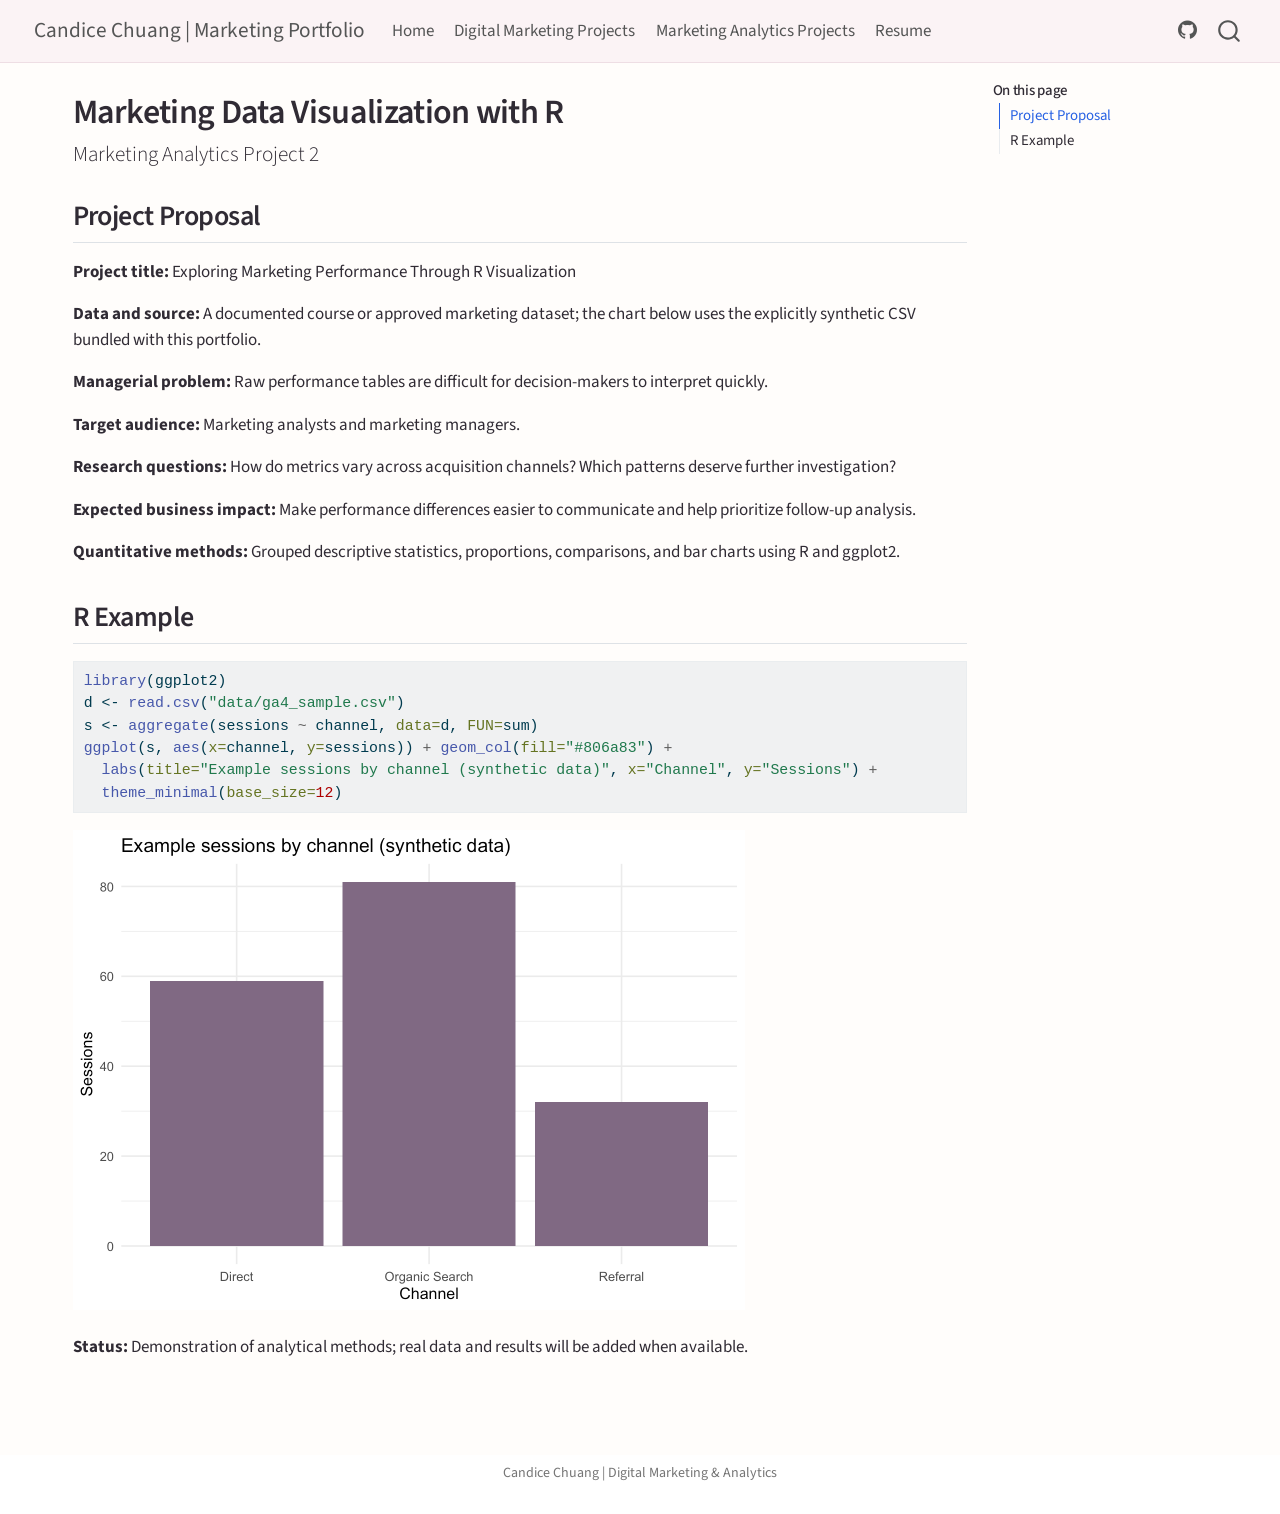
<file: docs/data-visualization.html>
<!DOCTYPE html>
<html xmlns="http://www.w3.org/1999/xhtml" lang="en" xml:lang="en"><head>

<meta charset="utf-8">
<meta name="generator" content="quarto-1.8.25">

<meta name="viewport" content="width=device-width, initial-scale=1.0, user-scalable=yes">


<title>Marketing Data Visualization with R – Candice Chuang | Marketing Portfolio</title>
<style>
code{white-space: pre-wrap;}
span.smallcaps{font-variant: small-caps;}
div.columns{display: flex; gap: min(4vw, 1.5em);}
div.column{flex: auto; overflow-x: auto;}
div.hanging-indent{margin-left: 1.5em; text-indent: -1.5em;}
ul.task-list{list-style: none;}
ul.task-list li input[type="checkbox"] {
  width: 0.8em;
  margin: 0 0.8em 0.2em -1em; /* quarto-specific, see https://github.com/quarto-dev/quarto-cli/issues/4556 */ 
  vertical-align: middle;
}
/* CSS for syntax highlighting */
html { -webkit-text-size-adjust: 100%; }
pre > code.sourceCode { white-space: pre; position: relative; }
pre > code.sourceCode > span { display: inline-block; line-height: 1.25; }
pre > code.sourceCode > span:empty { height: 1.2em; }
.sourceCode { overflow: visible; }
code.sourceCode > span { color: inherit; text-decoration: inherit; }
div.sourceCode { margin: 1em 0; }
pre.sourceCode { margin: 0; }
@media screen {
div.sourceCode { overflow: auto; }
}
@media print {
pre > code.sourceCode { white-space: pre-wrap; }
pre > code.sourceCode > span { text-indent: -5em; padding-left: 5em; }
}
pre.numberSource code
  { counter-reset: source-line 0; }
pre.numberSource code > span
  { position: relative; left: -4em; counter-increment: source-line; }
pre.numberSource code > span > a:first-child::before
  { content: counter(source-line);
    position: relative; left: -1em; text-align: right; vertical-align: baseline;
    border: none; display: inline-block;
    -webkit-touch-callout: none; -webkit-user-select: none;
    -khtml-user-select: none; -moz-user-select: none;
    -ms-user-select: none; user-select: none;
    padding: 0 4px; width: 4em;
  }
pre.numberSource { margin-left: 3em;  padding-left: 4px; }
div.sourceCode
  {   }
@media screen {
pre > code.sourceCode > span > a:first-child::before { text-decoration: underline; }
}
</style>


<script src="site_libs/quarto-nav/quarto-nav.js"></script>
<script src="site_libs/quarto-nav/headroom.min.js"></script>
<script src="site_libs/clipboard/clipboard.min.js"></script>
<script src="site_libs/quarto-search/autocomplete.umd.js"></script>
<script src="site_libs/quarto-search/fuse.min.js"></script>
<script src="site_libs/quarto-search/quarto-search.js"></script>
<meta name="quarto:offset" content="./">
<script src="site_libs/quarto-html/quarto.js" type="module"></script>
<script src="site_libs/quarto-html/tabsets/tabsets.js" type="module"></script>
<script src="site_libs/quarto-html/axe/axe-check.js" type="module"></script>
<script src="site_libs/quarto-html/popper.min.js"></script>
<script src="site_libs/quarto-html/tippy.umd.min.js"></script>
<script src="site_libs/quarto-html/anchor.min.js"></script>
<link href="site_libs/quarto-html/tippy.css" rel="stylesheet">
<link href="site_libs/quarto-html/quarto-syntax-highlighting-7b89279ff1a6dce999919e0e67d4d9ec.css" rel="stylesheet" id="quarto-text-highlighting-styles">
<script src="site_libs/bootstrap/bootstrap.min.js"></script>
<link href="site_libs/bootstrap/bootstrap-icons.css" rel="stylesheet">
<link href="site_libs/bootstrap/bootstrap-5b4ad623e5705c0698d39aec6f10cf02.min.css" rel="stylesheet" append-hash="true" id="quarto-bootstrap" data-mode="light">
<script id="quarto-search-options" type="application/json">{
  "location": "navbar",
  "copy-button": false,
  "collapse-after": 3,
  "panel-placement": "end",
  "type": "overlay",
  "limit": 50,
  "keyboard-shortcut": [
    "f",
    "/",
    "s"
  ],
  "show-item-context": false,
  "language": {
    "search-no-results-text": "No results",
    "search-matching-documents-text": "matching documents",
    "search-copy-link-title": "Copy link to search",
    "search-hide-matches-text": "Hide additional matches",
    "search-more-match-text": "more match in this document",
    "search-more-matches-text": "more matches in this document",
    "search-clear-button-title": "Clear",
    "search-text-placeholder": "",
    "search-detached-cancel-button-title": "Cancel",
    "search-submit-button-title": "Submit",
    "search-label": "Search"
  }
}</script>


<link rel="stylesheet" href="styles.css">
</head>

<body class="nav-fixed quarto-light">

<div id="quarto-search-results"></div>
  <header id="quarto-header" class="headroom fixed-top">
    <nav class="navbar navbar-expand-lg " data-bs-theme="dark">
      <div class="navbar-container container-fluid">
      <div class="navbar-brand-container mx-auto">
    <a href="./index.html" class="navbar-brand navbar-brand-logo">
    </a>
    <a class="navbar-brand" href="./index.html">
    <span class="navbar-title">Candice Chuang | Marketing Portfolio</span>
    </a>
  </div>
            <div id="quarto-search" class="" title="Search"></div>
          <button class="navbar-toggler" type="button" data-bs-toggle="collapse" data-bs-target="#navbarCollapse" aria-controls="navbarCollapse" role="menu" aria-expanded="false" aria-label="Toggle navigation" onclick="if (window.quartoToggleHeadroom) { window.quartoToggleHeadroom(); }">
  <span class="navbar-toggler-icon"></span>
</button>
          <div class="collapse navbar-collapse" id="navbarCollapse">
            <ul class="navbar-nav navbar-nav-scroll me-auto">
  <li class="nav-item">
    <a class="nav-link" href="./index.html"> 
<span class="menu-text">Home</span></a>
  </li>  
  <li class="nav-item">
    <a class="nav-link" href="./digital-marketing.html"> 
<span class="menu-text">Digital Marketing Projects</span></a>
  </li>  
  <li class="nav-item">
    <a class="nav-link" href="./marketing-analytics.html"> 
<span class="menu-text">Marketing Analytics Projects</span></a>
  </li>  
  <li class="nav-item">
    <a class="nav-link" href="./resume.html"> 
<span class="menu-text">Resume</span></a>
  </li>  
</ul>
            <ul class="navbar-nav navbar-nav-scroll ms-auto">
  <li class="nav-item compact">
    <a class="nav-link" href="https://github.com/candicechuang/M10-Quarto-Portfolio"> <i class="bi bi-github" role="img">
</i> 
<span class="menu-text"></span></a>
  </li>  
</ul>
          </div> <!-- /navcollapse -->
            <div class="quarto-navbar-tools">
</div>
      </div> <!-- /container-fluid -->
    </nav>
</header>
<!-- content -->
<div id="quarto-content" class="quarto-container page-columns page-rows-contents page-layout-full page-navbar">
<!-- sidebar -->
<!-- margin-sidebar -->
    <div id="quarto-margin-sidebar" class="sidebar margin-sidebar">
        <nav id="TOC" role="doc-toc" class="toc-active">
    <h2 id="toc-title">On this page</h2>
   
  <ul>
  <li><a href="#project-proposal" id="toc-project-proposal" class="nav-link active" data-scroll-target="#project-proposal">Project Proposal</a></li>
  <li><a href="#r-example" id="toc-r-example" class="nav-link" data-scroll-target="#r-example">R Example</a></li>
  </ul>
</nav>
    </div>
<!-- main -->
<main class="content column-page-left" id="quarto-document-content">

<header id="title-block-header" class="quarto-title-block default">
<div class="quarto-title">
<h1 class="title">Marketing Data Visualization with R</h1>
<p class="subtitle lead">Marketing Analytics Project 2</p>
</div>



<div class="quarto-title-meta column-page-left">

    
  
    
  </div>
  


</header>


<section id="project-proposal" class="level2">
<h2 class="anchored" data-anchor-id="project-proposal">Project Proposal</h2>
<p><strong>Project title:</strong> Exploring Marketing Performance Through R Visualization</p>
<p><strong>Data and source:</strong> A documented course or approved marketing dataset; the chart below uses the explicitly synthetic CSV bundled with this portfolio.</p>
<p><strong>Managerial problem:</strong> Raw performance tables are difficult for decision-makers to interpret quickly.</p>
<p><strong>Target audience:</strong> Marketing analysts and marketing managers.</p>
<p><strong>Research questions:</strong> How do metrics vary across acquisition channels? Which patterns deserve further investigation?</p>
<p><strong>Expected business impact:</strong> Make performance differences easier to communicate and help prioritize follow-up analysis.</p>
<p><strong>Quantitative methods:</strong> Grouped descriptive statistics, proportions, comparisons, and bar charts using R and ggplot2.</p>
</section>
<section id="r-example" class="level2">
<h2 class="anchored" data-anchor-id="r-example">R Example</h2>
<div class="cell">
<div class="code-copy-outer-scaffold"><div class="sourceCode cell-code" id="cb1"><pre class="sourceCode r code-with-copy"><code class="sourceCode r"><span id="cb1-1"><a href="#cb1-1" aria-hidden="true" tabindex="-1"></a><span class="fu">library</span>(ggplot2)</span>
<span id="cb1-2"><a href="#cb1-2" aria-hidden="true" tabindex="-1"></a>d <span class="ot">&lt;-</span> <span class="fu">read.csv</span>(<span class="st">"data/ga4_sample.csv"</span>)</span>
<span id="cb1-3"><a href="#cb1-3" aria-hidden="true" tabindex="-1"></a>s <span class="ot">&lt;-</span> <span class="fu">aggregate</span>(sessions <span class="sc">~</span> channel, <span class="at">data=</span>d, <span class="at">FUN=</span>sum)</span>
<span id="cb1-4"><a href="#cb1-4" aria-hidden="true" tabindex="-1"></a><span class="fu">ggplot</span>(s, <span class="fu">aes</span>(<span class="at">x=</span>channel, <span class="at">y=</span>sessions)) <span class="sc">+</span> <span class="fu">geom_col</span>(<span class="at">fill=</span><span class="st">"#806a83"</span>) <span class="sc">+</span></span>
<span id="cb1-5"><a href="#cb1-5" aria-hidden="true" tabindex="-1"></a>  <span class="fu">labs</span>(<span class="at">title=</span><span class="st">"Example sessions by channel (synthetic data)"</span>, <span class="at">x=</span><span class="st">"Channel"</span>, <span class="at">y=</span><span class="st">"Sessions"</span>) <span class="sc">+</span></span>
<span id="cb1-6"><a href="#cb1-6" aria-hidden="true" tabindex="-1"></a>  <span class="fu">theme_minimal</span>(<span class="at">base_size=</span><span class="dv">12</span>)</span></code></pre></div><button title="Copy to Clipboard" class="code-copy-button"><i class="bi"></i></button></div>
<div class="cell-output-display">
<div>
<figure class="figure">
<p><img src="data-visualization_files/figure-html/unnamed-chunk-1-1.png" class="img-fluid figure-img" width="672"></p>
</figure>
</div>
</div>
</div>
<p><strong>Status:</strong> Demonstration of analytical methods; real data and results will be added when available.</p>


</section>

</main> <!-- /main -->
<script id="quarto-html-after-body" type="application/javascript">
  window.document.addEventListener("DOMContentLoaded", function (event) {
    const icon = "";
    const anchorJS = new window.AnchorJS();
    anchorJS.options = {
      placement: 'right',
      icon: icon
    };
    anchorJS.add('.anchored');
    const isCodeAnnotation = (el) => {
      for (const clz of el.classList) {
        if (clz.startsWith('code-annotation-')) {                     
          return true;
        }
      }
      return false;
    }
    const onCopySuccess = function(e) {
      // button target
      const button = e.trigger;
      // don't keep focus
      button.blur();
      // flash "checked"
      button.classList.add('code-copy-button-checked');
      var currentTitle = button.getAttribute("title");
      button.setAttribute("title", "Copied!");
      let tooltip;
      if (window.bootstrap) {
        button.setAttribute("data-bs-toggle", "tooltip");
        button.setAttribute("data-bs-placement", "left");
        button.setAttribute("data-bs-title", "Copied!");
        tooltip = new bootstrap.Tooltip(button, 
          { trigger: "manual", 
            customClass: "code-copy-button-tooltip",
            offset: [0, -8]});
        tooltip.show();    
      }
      setTimeout(function() {
        if (tooltip) {
          tooltip.hide();
          button.removeAttribute("data-bs-title");
          button.removeAttribute("data-bs-toggle");
          button.removeAttribute("data-bs-placement");
        }
        button.setAttribute("title", currentTitle);
        button.classList.remove('code-copy-button-checked');
      }, 1000);
      // clear code selection
      e.clearSelection();
    }
    const getTextToCopy = function(trigger) {
      const outerScaffold = trigger.parentElement.cloneNode(true);
      const codeEl = outerScaffold.querySelector('code');
      for (const childEl of codeEl.children) {
        if (isCodeAnnotation(childEl)) {
          childEl.remove();
        }
      }
      return codeEl.innerText;
    }
    const clipboard = new window.ClipboardJS('.code-copy-button:not([data-in-quarto-modal])', {
      text: getTextToCopy
    });
    clipboard.on('success', onCopySuccess);
    if (window.document.getElementById('quarto-embedded-source-code-modal')) {
      const clipboardModal = new window.ClipboardJS('.code-copy-button[data-in-quarto-modal]', {
        text: getTextToCopy,
        container: window.document.getElementById('quarto-embedded-source-code-modal')
      });
      clipboardModal.on('success', onCopySuccess);
    }
      var localhostRegex = new RegExp(/^(?:http|https):\/\/localhost\:?[0-9]*\//);
      var mailtoRegex = new RegExp(/^mailto:/);
        var filterRegex = new RegExp('/' + window.location.host + '/');
      var isInternal = (href) => {
          return filterRegex.test(href) || localhostRegex.test(href) || mailtoRegex.test(href);
      }
      // Inspect non-navigation links and adorn them if external
     var links = window.document.querySelectorAll('a[href]:not(.nav-link):not(.navbar-brand):not(.toc-action):not(.sidebar-link):not(.sidebar-item-toggle):not(.pagination-link):not(.no-external):not([aria-hidden]):not(.dropdown-item):not(.quarto-navigation-tool):not(.about-link)');
      for (var i=0; i<links.length; i++) {
        const link = links[i];
        if (!isInternal(link.href)) {
          // undo the damage that might have been done by quarto-nav.js in the case of
          // links that we want to consider external
          if (link.dataset.originalHref !== undefined) {
            link.href = link.dataset.originalHref;
          }
        }
      }
    function tippyHover(el, contentFn, onTriggerFn, onUntriggerFn) {
      const config = {
        allowHTML: true,
        maxWidth: 500,
        delay: 100,
        arrow: false,
        appendTo: function(el) {
            return el.parentElement;
        },
        interactive: true,
        interactiveBorder: 10,
        theme: 'quarto',
        placement: 'bottom-start',
      };
      if (contentFn) {
        config.content = contentFn;
      }
      if (onTriggerFn) {
        config.onTrigger = onTriggerFn;
      }
      if (onUntriggerFn) {
        config.onUntrigger = onUntriggerFn;
      }
      window.tippy(el, config); 
    }
    const noterefs = window.document.querySelectorAll('a[role="doc-noteref"]');
    for (var i=0; i<noterefs.length; i++) {
      const ref = noterefs[i];
      tippyHover(ref, function() {
        // use id or data attribute instead here
        let href = ref.getAttribute('data-footnote-href') || ref.getAttribute('href');
        try { href = new URL(href).hash; } catch {}
        const id = href.replace(/^#\/?/, "");
        const note = window.document.getElementById(id);
        if (note) {
          return note.innerHTML;
        } else {
          return "";
        }
      });
    }
    const xrefs = window.document.querySelectorAll('a.quarto-xref');
    const processXRef = (id, note) => {
      // Strip column container classes
      const stripColumnClz = (el) => {
        el.classList.remove("page-full", "page-columns");
        if (el.children) {
          for (const child of el.children) {
            stripColumnClz(child);
          }
        }
      }
      stripColumnClz(note)
      if (id === null || id.startsWith('sec-')) {
        // Special case sections, only their first couple elements
        const container = document.createElement("div");
        if (note.children && note.children.length > 2) {
          container.appendChild(note.children[0].cloneNode(true));
          for (let i = 1; i < note.children.length; i++) {
            const child = note.children[i];
            if (child.tagName === "P" && child.innerText === "") {
              continue;
            } else {
              container.appendChild(child.cloneNode(true));
              break;
            }
          }
          if (window.Quarto?.typesetMath) {
            window.Quarto.typesetMath(container);
          }
          return container.innerHTML
        } else {
          if (window.Quarto?.typesetMath) {
            window.Quarto.typesetMath(note);
          }
          return note.innerHTML;
        }
      } else {
        // Remove any anchor links if they are present
        const anchorLink = note.querySelector('a.anchorjs-link');
        if (anchorLink) {
          anchorLink.remove();
        }
        if (window.Quarto?.typesetMath) {
          window.Quarto.typesetMath(note);
        }
        if (note.classList.contains("callout")) {
          return note.outerHTML;
        } else {
          return note.innerHTML;
        }
      }
    }
    for (var i=0; i<xrefs.length; i++) {
      const xref = xrefs[i];
      tippyHover(xref, undefined, function(instance) {
        instance.disable();
        let url = xref.getAttribute('href');
        let hash = undefined; 
        if (url.startsWith('#')) {
          hash = url;
        } else {
          try { hash = new URL(url).hash; } catch {}
        }
        if (hash) {
          const id = hash.replace(/^#\/?/, "");
          const note = window.document.getElementById(id);
          if (note !== null) {
            try {
              const html = processXRef(id, note.cloneNode(true));
              instance.setContent(html);
            } finally {
              instance.enable();
              instance.show();
            }
          } else {
            // See if we can fetch this
            fetch(url.split('#')[0])
            .then(res => res.text())
            .then(html => {
              const parser = new DOMParser();
              const htmlDoc = parser.parseFromString(html, "text/html");
              const note = htmlDoc.getElementById(id);
              if (note !== null) {
                const html = processXRef(id, note);
                instance.setContent(html);
              } 
            }).finally(() => {
              instance.enable();
              instance.show();
            });
          }
        } else {
          // See if we can fetch a full url (with no hash to target)
          // This is a special case and we should probably do some content thinning / targeting
          fetch(url)
          .then(res => res.text())
          .then(html => {
            const parser = new DOMParser();
            const htmlDoc = parser.parseFromString(html, "text/html");
            const note = htmlDoc.querySelector('main.content');
            if (note !== null) {
              // This should only happen for chapter cross references
              // (since there is no id in the URL)
              // remove the first header
              if (note.children.length > 0 && note.children[0].tagName === "HEADER") {
                note.children[0].remove();
              }
              const html = processXRef(null, note);
              instance.setContent(html);
            } 
          }).finally(() => {
            instance.enable();
            instance.show();
          });
        }
      }, function(instance) {
      });
    }
        let selectedAnnoteEl;
        const selectorForAnnotation = ( cell, annotation) => {
          let cellAttr = 'data-code-cell="' + cell + '"';
          let lineAttr = 'data-code-annotation="' +  annotation + '"';
          const selector = 'span[' + cellAttr + '][' + lineAttr + ']';
          return selector;
        }
        const selectCodeLines = (annoteEl) => {
          const doc = window.document;
          const targetCell = annoteEl.getAttribute("data-target-cell");
          const targetAnnotation = annoteEl.getAttribute("data-target-annotation");
          const annoteSpan = window.document.querySelector(selectorForAnnotation(targetCell, targetAnnotation));
          const lines = annoteSpan.getAttribute("data-code-lines").split(",");
          const lineIds = lines.map((line) => {
            return targetCell + "-" + line;
          })
          let top = null;
          let height = null;
          let parent = null;
          if (lineIds.length > 0) {
              //compute the position of the single el (top and bottom and make a div)
              const el = window.document.getElementById(lineIds[0]);
              top = el.offsetTop;
              height = el.offsetHeight;
              parent = el.parentElement.parentElement;
            if (lineIds.length > 1) {
              const lastEl = window.document.getElementById(lineIds[lineIds.length - 1]);
              const bottom = lastEl.offsetTop + lastEl.offsetHeight;
              height = bottom - top;
            }
            if (top !== null && height !== null && parent !== null) {
              // cook up a div (if necessary) and position it 
              let div = window.document.getElementById("code-annotation-line-highlight");
              if (div === null) {
                div = window.document.createElement("div");
                div.setAttribute("id", "code-annotation-line-highlight");
                div.style.position = 'absolute';
                parent.appendChild(div);
              }
              div.style.top = top - 2 + "px";
              div.style.height = height + 4 + "px";
              div.style.left = 0;
              let gutterDiv = window.document.getElementById("code-annotation-line-highlight-gutter");
              if (gutterDiv === null) {
                gutterDiv = window.document.createElement("div");
                gutterDiv.setAttribute("id", "code-annotation-line-highlight-gutter");
                gutterDiv.style.position = 'absolute';
                const codeCell = window.document.getElementById(targetCell);
                const gutter = codeCell.querySelector('.code-annotation-gutter');
                gutter.appendChild(gutterDiv);
              }
              gutterDiv.style.top = top - 2 + "px";
              gutterDiv.style.height = height + 4 + "px";
            }
            selectedAnnoteEl = annoteEl;
          }
        };
        const unselectCodeLines = () => {
          const elementsIds = ["code-annotation-line-highlight", "code-annotation-line-highlight-gutter"];
          elementsIds.forEach((elId) => {
            const div = window.document.getElementById(elId);
            if (div) {
              div.remove();
            }
          });
          selectedAnnoteEl = undefined;
        };
          // Handle positioning of the toggle
      window.addEventListener(
        "resize",
        throttle(() => {
          elRect = undefined;
          if (selectedAnnoteEl) {
            selectCodeLines(selectedAnnoteEl);
          }
        }, 10)
      );
      function throttle(fn, ms) {
      let throttle = false;
      let timer;
        return (...args) => {
          if(!throttle) { // first call gets through
              fn.apply(this, args);
              throttle = true;
          } else { // all the others get throttled
              if(timer) clearTimeout(timer); // cancel #2
              timer = setTimeout(() => {
                fn.apply(this, args);
                timer = throttle = false;
              }, ms);
          }
        };
      }
        // Attach click handler to the DT
        const annoteDls = window.document.querySelectorAll('dt[data-target-cell]');
        for (const annoteDlNode of annoteDls) {
          annoteDlNode.addEventListener('click', (event) => {
            const clickedEl = event.target;
            if (clickedEl !== selectedAnnoteEl) {
              unselectCodeLines();
              const activeEl = window.document.querySelector('dt[data-target-cell].code-annotation-active');
              if (activeEl) {
                activeEl.classList.remove('code-annotation-active');
              }
              selectCodeLines(clickedEl);
              clickedEl.classList.add('code-annotation-active');
            } else {
              // Unselect the line
              unselectCodeLines();
              clickedEl.classList.remove('code-annotation-active');
            }
          });
        }
    const findCites = (el) => {
      const parentEl = el.parentElement;
      if (parentEl) {
        const cites = parentEl.dataset.cites;
        if (cites) {
          return {
            el,
            cites: cites.split(' ')
          };
        } else {
          return findCites(el.parentElement)
        }
      } else {
        return undefined;
      }
    };
    var bibliorefs = window.document.querySelectorAll('a[role="doc-biblioref"]');
    for (var i=0; i<bibliorefs.length; i++) {
      const ref = bibliorefs[i];
      const citeInfo = findCites(ref);
      if (citeInfo) {
        tippyHover(citeInfo.el, function() {
          var popup = window.document.createElement('div');
          citeInfo.cites.forEach(function(cite) {
            var citeDiv = window.document.createElement('div');
            citeDiv.classList.add('hanging-indent');
            citeDiv.classList.add('csl-entry');
            var biblioDiv = window.document.getElementById('ref-' + cite);
            if (biblioDiv) {
              citeDiv.innerHTML = biblioDiv.innerHTML;
            }
            popup.appendChild(citeDiv);
          });
          return popup.innerHTML;
        });
      }
    }
  });
  </script>
</div> <!-- /content -->
<footer class="footer">
  <div class="nav-footer">
    <div class="nav-footer-left">
      &nbsp;
    </div>   
    <div class="nav-footer-center">
<p>Candice Chuang | Digital Marketing &amp; Analytics</p>
</div>
    <div class="nav-footer-right">
      &nbsp;
    </div>
  </div>
</footer>




</body></html>
</file>
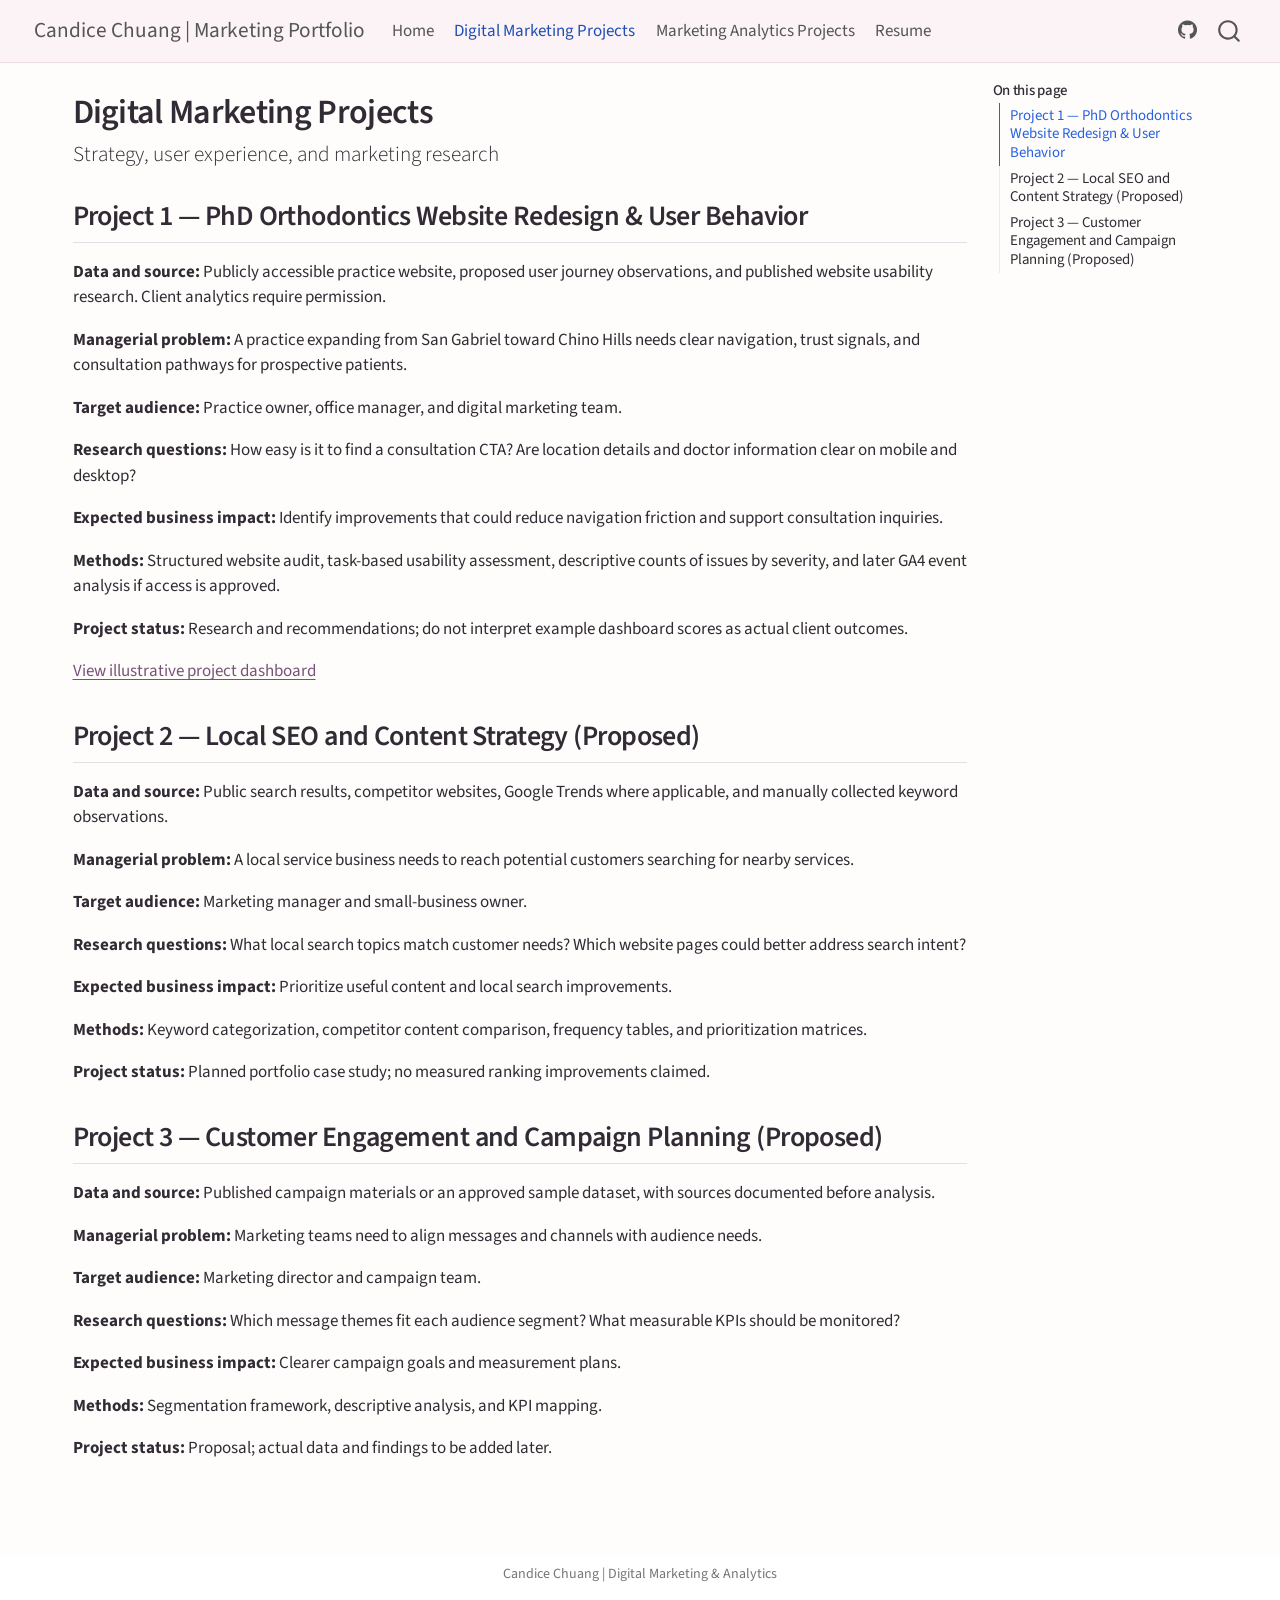
<file: docs/digital-marketing.html>
<!DOCTYPE html>
<html xmlns="http://www.w3.org/1999/xhtml" lang="en" xml:lang="en"><head>

<meta charset="utf-8">
<meta name="generator" content="quarto-1.8.25">

<meta name="viewport" content="width=device-width, initial-scale=1.0, user-scalable=yes">


<title>Digital Marketing Projects – Candice Chuang | Marketing Portfolio</title>
<style>
code{white-space: pre-wrap;}
span.smallcaps{font-variant: small-caps;}
div.columns{display: flex; gap: min(4vw, 1.5em);}
div.column{flex: auto; overflow-x: auto;}
div.hanging-indent{margin-left: 1.5em; text-indent: -1.5em;}
ul.task-list{list-style: none;}
ul.task-list li input[type="checkbox"] {
  width: 0.8em;
  margin: 0 0.8em 0.2em -1em; /* quarto-specific, see https://github.com/quarto-dev/quarto-cli/issues/4556 */ 
  vertical-align: middle;
}
</style>


<script src="site_libs/quarto-nav/quarto-nav.js"></script>
<script src="site_libs/quarto-nav/headroom.min.js"></script>
<script src="site_libs/clipboard/clipboard.min.js"></script>
<script src="site_libs/quarto-search/autocomplete.umd.js"></script>
<script src="site_libs/quarto-search/fuse.min.js"></script>
<script src="site_libs/quarto-search/quarto-search.js"></script>
<meta name="quarto:offset" content="./">
<script src="site_libs/quarto-html/quarto.js" type="module"></script>
<script src="site_libs/quarto-html/tabsets/tabsets.js" type="module"></script>
<script src="site_libs/quarto-html/axe/axe-check.js" type="module"></script>
<script src="site_libs/quarto-html/popper.min.js"></script>
<script src="site_libs/quarto-html/tippy.umd.min.js"></script>
<script src="site_libs/quarto-html/anchor.min.js"></script>
<link href="site_libs/quarto-html/tippy.css" rel="stylesheet">
<link href="site_libs/quarto-html/quarto-syntax-highlighting-7b89279ff1a6dce999919e0e67d4d9ec.css" rel="stylesheet" id="quarto-text-highlighting-styles">
<script src="site_libs/bootstrap/bootstrap.min.js"></script>
<link href="site_libs/bootstrap/bootstrap-icons.css" rel="stylesheet">
<link href="site_libs/bootstrap/bootstrap-5b4ad623e5705c0698d39aec6f10cf02.min.css" rel="stylesheet" append-hash="true" id="quarto-bootstrap" data-mode="light">
<script id="quarto-search-options" type="application/json">{
  "location": "navbar",
  "copy-button": false,
  "collapse-after": 3,
  "panel-placement": "end",
  "type": "overlay",
  "limit": 50,
  "keyboard-shortcut": [
    "f",
    "/",
    "s"
  ],
  "show-item-context": false,
  "language": {
    "search-no-results-text": "No results",
    "search-matching-documents-text": "matching documents",
    "search-copy-link-title": "Copy link to search",
    "search-hide-matches-text": "Hide additional matches",
    "search-more-match-text": "more match in this document",
    "search-more-matches-text": "more matches in this document",
    "search-clear-button-title": "Clear",
    "search-text-placeholder": "",
    "search-detached-cancel-button-title": "Cancel",
    "search-submit-button-title": "Submit",
    "search-label": "Search"
  }
}</script>


<link rel="stylesheet" href="styles.css">
</head>

<body class="nav-fixed quarto-light">

<div id="quarto-search-results"></div>
  <header id="quarto-header" class="headroom fixed-top">
    <nav class="navbar navbar-expand-lg " data-bs-theme="dark">
      <div class="navbar-container container-fluid">
      <div class="navbar-brand-container mx-auto">
    <a href="./index.html" class="navbar-brand navbar-brand-logo">
    </a>
    <a class="navbar-brand" href="./index.html">
    <span class="navbar-title">Candice Chuang | Marketing Portfolio</span>
    </a>
  </div>
            <div id="quarto-search" class="" title="Search"></div>
          <button class="navbar-toggler" type="button" data-bs-toggle="collapse" data-bs-target="#navbarCollapse" aria-controls="navbarCollapse" role="menu" aria-expanded="false" aria-label="Toggle navigation" onclick="if (window.quartoToggleHeadroom) { window.quartoToggleHeadroom(); }">
  <span class="navbar-toggler-icon"></span>
</button>
          <div class="collapse navbar-collapse" id="navbarCollapse">
            <ul class="navbar-nav navbar-nav-scroll me-auto">
  <li class="nav-item">
    <a class="nav-link" href="./index.html"> 
<span class="menu-text">Home</span></a>
  </li>  
  <li class="nav-item">
    <a class="nav-link active" href="./digital-marketing.html" aria-current="page"> 
<span class="menu-text">Digital Marketing Projects</span></a>
  </li>  
  <li class="nav-item">
    <a class="nav-link" href="./marketing-analytics.html"> 
<span class="menu-text">Marketing Analytics Projects</span></a>
  </li>  
  <li class="nav-item">
    <a class="nav-link" href="./resume.html"> 
<span class="menu-text">Resume</span></a>
  </li>  
</ul>
            <ul class="navbar-nav navbar-nav-scroll ms-auto">
  <li class="nav-item compact">
    <a class="nav-link" href="https://github.com/candicechuang/M10-Quarto-Portfolio"> <i class="bi bi-github" role="img">
</i> 
<span class="menu-text"></span></a>
  </li>  
</ul>
          </div> <!-- /navcollapse -->
            <div class="quarto-navbar-tools">
</div>
      </div> <!-- /container-fluid -->
    </nav>
</header>
<!-- content -->
<div id="quarto-content" class="quarto-container page-columns page-rows-contents page-layout-full page-navbar">
<!-- sidebar -->
<!-- margin-sidebar -->
    <div id="quarto-margin-sidebar" class="sidebar margin-sidebar">
        <nav id="TOC" role="doc-toc" class="toc-active">
    <h2 id="toc-title">On this page</h2>
   
  <ul>
  <li><a href="#project-1-phd-orthodontics-website-redesign-user-behavior" id="toc-project-1-phd-orthodontics-website-redesign-user-behavior" class="nav-link active" data-scroll-target="#project-1-phd-orthodontics-website-redesign-user-behavior">Project 1 — PhD Orthodontics Website Redesign &amp; User Behavior</a></li>
  <li><a href="#project-2-local-seo-and-content-strategy-proposed" id="toc-project-2-local-seo-and-content-strategy-proposed" class="nav-link" data-scroll-target="#project-2-local-seo-and-content-strategy-proposed">Project 2 — Local SEO and Content Strategy (Proposed)</a></li>
  <li><a href="#project-3-customer-engagement-and-campaign-planning-proposed" id="toc-project-3-customer-engagement-and-campaign-planning-proposed" class="nav-link" data-scroll-target="#project-3-customer-engagement-and-campaign-planning-proposed">Project 3 — Customer Engagement and Campaign Planning (Proposed)</a></li>
  </ul>
</nav>
    </div>
<!-- main -->
<main class="content column-page-left" id="quarto-document-content">

<header id="title-block-header" class="quarto-title-block default">
<div class="quarto-title">
<h1 class="title">Digital Marketing Projects</h1>
<p class="subtitle lead">Strategy, user experience, and marketing research</p>
</div>



<div class="quarto-title-meta column-page-left">

    
  
    
  </div>
  


</header>


<section id="project-1-phd-orthodontics-website-redesign-user-behavior" class="level2">
<h2 class="anchored" data-anchor-id="project-1-phd-orthodontics-website-redesign-user-behavior">Project 1 — PhD Orthodontics Website Redesign &amp; User Behavior</h2>
<p><strong>Data and source:</strong> Publicly accessible practice website, proposed user journey observations, and published website usability research. Client analytics require permission.</p>
<p><strong>Managerial problem:</strong> A practice expanding from San Gabriel toward Chino Hills needs clear navigation, trust signals, and consultation pathways for prospective patients.</p>
<p><strong>Target audience:</strong> Practice owner, office manager, and digital marketing team.</p>
<p><strong>Research questions:</strong> How easy is it to find a consultation CTA? Are location details and doctor information clear on mobile and desktop?</p>
<p><strong>Expected business impact:</strong> Identify improvements that could reduce navigation friction and support consultation inquiries.</p>
<p><strong>Methods:</strong> Structured website audit, task-based usability assessment, descriptive counts of issues by severity, and later GA4 event analysis if access is approved.</p>
<p><strong>Project status:</strong> Research and recommendations; do not interpret example dashboard scores as actual client outcomes.</p>
<p><a href="./dashboard.html">View illustrative project dashboard</a></p>
</section>
<section id="project-2-local-seo-and-content-strategy-proposed" class="level2">
<h2 class="anchored" data-anchor-id="project-2-local-seo-and-content-strategy-proposed">Project 2 — Local SEO and Content Strategy (Proposed)</h2>
<p><strong>Data and source:</strong> Public search results, competitor websites, Google Trends where applicable, and manually collected keyword observations.</p>
<p><strong>Managerial problem:</strong> A local service business needs to reach potential customers searching for nearby services.</p>
<p><strong>Target audience:</strong> Marketing manager and small-business owner.</p>
<p><strong>Research questions:</strong> What local search topics match customer needs? Which website pages could better address search intent?</p>
<p><strong>Expected business impact:</strong> Prioritize useful content and local search improvements.</p>
<p><strong>Methods:</strong> Keyword categorization, competitor content comparison, frequency tables, and prioritization matrices.</p>
<p><strong>Project status:</strong> Planned portfolio case study; no measured ranking improvements claimed.</p>
</section>
<section id="project-3-customer-engagement-and-campaign-planning-proposed" class="level2">
<h2 class="anchored" data-anchor-id="project-3-customer-engagement-and-campaign-planning-proposed">Project 3 — Customer Engagement and Campaign Planning (Proposed)</h2>
<p><strong>Data and source:</strong> Published campaign materials or an approved sample dataset, with sources documented before analysis.</p>
<p><strong>Managerial problem:</strong> Marketing teams need to align messages and channels with audience needs.</p>
<p><strong>Target audience:</strong> Marketing director and campaign team.</p>
<p><strong>Research questions:</strong> Which message themes fit each audience segment? What measurable KPIs should be monitored?</p>
<p><strong>Expected business impact:</strong> Clearer campaign goals and measurement plans.</p>
<p><strong>Methods:</strong> Segmentation framework, descriptive analysis, and KPI mapping.</p>
<p><strong>Project status:</strong> Proposal; actual data and findings to be added later.</p>


</section>

</main> <!-- /main -->
<script id="quarto-html-after-body" type="application/javascript">
  window.document.addEventListener("DOMContentLoaded", function (event) {
    const icon = "";
    const anchorJS = new window.AnchorJS();
    anchorJS.options = {
      placement: 'right',
      icon: icon
    };
    anchorJS.add('.anchored');
    const isCodeAnnotation = (el) => {
      for (const clz of el.classList) {
        if (clz.startsWith('code-annotation-')) {                     
          return true;
        }
      }
      return false;
    }
    const onCopySuccess = function(e) {
      // button target
      const button = e.trigger;
      // don't keep focus
      button.blur();
      // flash "checked"
      button.classList.add('code-copy-button-checked');
      var currentTitle = button.getAttribute("title");
      button.setAttribute("title", "Copied!");
      let tooltip;
      if (window.bootstrap) {
        button.setAttribute("data-bs-toggle", "tooltip");
        button.setAttribute("data-bs-placement", "left");
        button.setAttribute("data-bs-title", "Copied!");
        tooltip = new bootstrap.Tooltip(button, 
          { trigger: "manual", 
            customClass: "code-copy-button-tooltip",
            offset: [0, -8]});
        tooltip.show();    
      }
      setTimeout(function() {
        if (tooltip) {
          tooltip.hide();
          button.removeAttribute("data-bs-title");
          button.removeAttribute("data-bs-toggle");
          button.removeAttribute("data-bs-placement");
        }
        button.setAttribute("title", currentTitle);
        button.classList.remove('code-copy-button-checked');
      }, 1000);
      // clear code selection
      e.clearSelection();
    }
    const getTextToCopy = function(trigger) {
      const outerScaffold = trigger.parentElement.cloneNode(true);
      const codeEl = outerScaffold.querySelector('code');
      for (const childEl of codeEl.children) {
        if (isCodeAnnotation(childEl)) {
          childEl.remove();
        }
      }
      return codeEl.innerText;
    }
    const clipboard = new window.ClipboardJS('.code-copy-button:not([data-in-quarto-modal])', {
      text: getTextToCopy
    });
    clipboard.on('success', onCopySuccess);
    if (window.document.getElementById('quarto-embedded-source-code-modal')) {
      const clipboardModal = new window.ClipboardJS('.code-copy-button[data-in-quarto-modal]', {
        text: getTextToCopy,
        container: window.document.getElementById('quarto-embedded-source-code-modal')
      });
      clipboardModal.on('success', onCopySuccess);
    }
      var localhostRegex = new RegExp(/^(?:http|https):\/\/localhost\:?[0-9]*\//);
      var mailtoRegex = new RegExp(/^mailto:/);
        var filterRegex = new RegExp('/' + window.location.host + '/');
      var isInternal = (href) => {
          return filterRegex.test(href) || localhostRegex.test(href) || mailtoRegex.test(href);
      }
      // Inspect non-navigation links and adorn them if external
     var links = window.document.querySelectorAll('a[href]:not(.nav-link):not(.navbar-brand):not(.toc-action):not(.sidebar-link):not(.sidebar-item-toggle):not(.pagination-link):not(.no-external):not([aria-hidden]):not(.dropdown-item):not(.quarto-navigation-tool):not(.about-link)');
      for (var i=0; i<links.length; i++) {
        const link = links[i];
        if (!isInternal(link.href)) {
          // undo the damage that might have been done by quarto-nav.js in the case of
          // links that we want to consider external
          if (link.dataset.originalHref !== undefined) {
            link.href = link.dataset.originalHref;
          }
        }
      }
    function tippyHover(el, contentFn, onTriggerFn, onUntriggerFn) {
      const config = {
        allowHTML: true,
        maxWidth: 500,
        delay: 100,
        arrow: false,
        appendTo: function(el) {
            return el.parentElement;
        },
        interactive: true,
        interactiveBorder: 10,
        theme: 'quarto',
        placement: 'bottom-start',
      };
      if (contentFn) {
        config.content = contentFn;
      }
      if (onTriggerFn) {
        config.onTrigger = onTriggerFn;
      }
      if (onUntriggerFn) {
        config.onUntrigger = onUntriggerFn;
      }
      window.tippy(el, config); 
    }
    const noterefs = window.document.querySelectorAll('a[role="doc-noteref"]');
    for (var i=0; i<noterefs.length; i++) {
      const ref = noterefs[i];
      tippyHover(ref, function() {
        // use id or data attribute instead here
        let href = ref.getAttribute('data-footnote-href') || ref.getAttribute('href');
        try { href = new URL(href).hash; } catch {}
        const id = href.replace(/^#\/?/, "");
        const note = window.document.getElementById(id);
        if (note) {
          return note.innerHTML;
        } else {
          return "";
        }
      });
    }
    const xrefs = window.document.querySelectorAll('a.quarto-xref');
    const processXRef = (id, note) => {
      // Strip column container classes
      const stripColumnClz = (el) => {
        el.classList.remove("page-full", "page-columns");
        if (el.children) {
          for (const child of el.children) {
            stripColumnClz(child);
          }
        }
      }
      stripColumnClz(note)
      if (id === null || id.startsWith('sec-')) {
        // Special case sections, only their first couple elements
        const container = document.createElement("div");
        if (note.children && note.children.length > 2) {
          container.appendChild(note.children[0].cloneNode(true));
          for (let i = 1; i < note.children.length; i++) {
            const child = note.children[i];
            if (child.tagName === "P" && child.innerText === "") {
              continue;
            } else {
              container.appendChild(child.cloneNode(true));
              break;
            }
          }
          if (window.Quarto?.typesetMath) {
            window.Quarto.typesetMath(container);
          }
          return container.innerHTML
        } else {
          if (window.Quarto?.typesetMath) {
            window.Quarto.typesetMath(note);
          }
          return note.innerHTML;
        }
      } else {
        // Remove any anchor links if they are present
        const anchorLink = note.querySelector('a.anchorjs-link');
        if (anchorLink) {
          anchorLink.remove();
        }
        if (window.Quarto?.typesetMath) {
          window.Quarto.typesetMath(note);
        }
        if (note.classList.contains("callout")) {
          return note.outerHTML;
        } else {
          return note.innerHTML;
        }
      }
    }
    for (var i=0; i<xrefs.length; i++) {
      const xref = xrefs[i];
      tippyHover(xref, undefined, function(instance) {
        instance.disable();
        let url = xref.getAttribute('href');
        let hash = undefined; 
        if (url.startsWith('#')) {
          hash = url;
        } else {
          try { hash = new URL(url).hash; } catch {}
        }
        if (hash) {
          const id = hash.replace(/^#\/?/, "");
          const note = window.document.getElementById(id);
          if (note !== null) {
            try {
              const html = processXRef(id, note.cloneNode(true));
              instance.setContent(html);
            } finally {
              instance.enable();
              instance.show();
            }
          } else {
            // See if we can fetch this
            fetch(url.split('#')[0])
            .then(res => res.text())
            .then(html => {
              const parser = new DOMParser();
              const htmlDoc = parser.parseFromString(html, "text/html");
              const note = htmlDoc.getElementById(id);
              if (note !== null) {
                const html = processXRef(id, note);
                instance.setContent(html);
              } 
            }).finally(() => {
              instance.enable();
              instance.show();
            });
          }
        } else {
          // See if we can fetch a full url (with no hash to target)
          // This is a special case and we should probably do some content thinning / targeting
          fetch(url)
          .then(res => res.text())
          .then(html => {
            const parser = new DOMParser();
            const htmlDoc = parser.parseFromString(html, "text/html");
            const note = htmlDoc.querySelector('main.content');
            if (note !== null) {
              // This should only happen for chapter cross references
              // (since there is no id in the URL)
              // remove the first header
              if (note.children.length > 0 && note.children[0].tagName === "HEADER") {
                note.children[0].remove();
              }
              const html = processXRef(null, note);
              instance.setContent(html);
            } 
          }).finally(() => {
            instance.enable();
            instance.show();
          });
        }
      }, function(instance) {
      });
    }
        let selectedAnnoteEl;
        const selectorForAnnotation = ( cell, annotation) => {
          let cellAttr = 'data-code-cell="' + cell + '"';
          let lineAttr = 'data-code-annotation="' +  annotation + '"';
          const selector = 'span[' + cellAttr + '][' + lineAttr + ']';
          return selector;
        }
        const selectCodeLines = (annoteEl) => {
          const doc = window.document;
          const targetCell = annoteEl.getAttribute("data-target-cell");
          const targetAnnotation = annoteEl.getAttribute("data-target-annotation");
          const annoteSpan = window.document.querySelector(selectorForAnnotation(targetCell, targetAnnotation));
          const lines = annoteSpan.getAttribute("data-code-lines").split(",");
          const lineIds = lines.map((line) => {
            return targetCell + "-" + line;
          })
          let top = null;
          let height = null;
          let parent = null;
          if (lineIds.length > 0) {
              //compute the position of the single el (top and bottom and make a div)
              const el = window.document.getElementById(lineIds[0]);
              top = el.offsetTop;
              height = el.offsetHeight;
              parent = el.parentElement.parentElement;
            if (lineIds.length > 1) {
              const lastEl = window.document.getElementById(lineIds[lineIds.length - 1]);
              const bottom = lastEl.offsetTop + lastEl.offsetHeight;
              height = bottom - top;
            }
            if (top !== null && height !== null && parent !== null) {
              // cook up a div (if necessary) and position it 
              let div = window.document.getElementById("code-annotation-line-highlight");
              if (div === null) {
                div = window.document.createElement("div");
                div.setAttribute("id", "code-annotation-line-highlight");
                div.style.position = 'absolute';
                parent.appendChild(div);
              }
              div.style.top = top - 2 + "px";
              div.style.height = height + 4 + "px";
              div.style.left = 0;
              let gutterDiv = window.document.getElementById("code-annotation-line-highlight-gutter");
              if (gutterDiv === null) {
                gutterDiv = window.document.createElement("div");
                gutterDiv.setAttribute("id", "code-annotation-line-highlight-gutter");
                gutterDiv.style.position = 'absolute';
                const codeCell = window.document.getElementById(targetCell);
                const gutter = codeCell.querySelector('.code-annotation-gutter');
                gutter.appendChild(gutterDiv);
              }
              gutterDiv.style.top = top - 2 + "px";
              gutterDiv.style.height = height + 4 + "px";
            }
            selectedAnnoteEl = annoteEl;
          }
        };
        const unselectCodeLines = () => {
          const elementsIds = ["code-annotation-line-highlight", "code-annotation-line-highlight-gutter"];
          elementsIds.forEach((elId) => {
            const div = window.document.getElementById(elId);
            if (div) {
              div.remove();
            }
          });
          selectedAnnoteEl = undefined;
        };
          // Handle positioning of the toggle
      window.addEventListener(
        "resize",
        throttle(() => {
          elRect = undefined;
          if (selectedAnnoteEl) {
            selectCodeLines(selectedAnnoteEl);
          }
        }, 10)
      );
      function throttle(fn, ms) {
      let throttle = false;
      let timer;
        return (...args) => {
          if(!throttle) { // first call gets through
              fn.apply(this, args);
              throttle = true;
          } else { // all the others get throttled
              if(timer) clearTimeout(timer); // cancel #2
              timer = setTimeout(() => {
                fn.apply(this, args);
                timer = throttle = false;
              }, ms);
          }
        };
      }
        // Attach click handler to the DT
        const annoteDls = window.document.querySelectorAll('dt[data-target-cell]');
        for (const annoteDlNode of annoteDls) {
          annoteDlNode.addEventListener('click', (event) => {
            const clickedEl = event.target;
            if (clickedEl !== selectedAnnoteEl) {
              unselectCodeLines();
              const activeEl = window.document.querySelector('dt[data-target-cell].code-annotation-active');
              if (activeEl) {
                activeEl.classList.remove('code-annotation-active');
              }
              selectCodeLines(clickedEl);
              clickedEl.classList.add('code-annotation-active');
            } else {
              // Unselect the line
              unselectCodeLines();
              clickedEl.classList.remove('code-annotation-active');
            }
          });
        }
    const findCites = (el) => {
      const parentEl = el.parentElement;
      if (parentEl) {
        const cites = parentEl.dataset.cites;
        if (cites) {
          return {
            el,
            cites: cites.split(' ')
          };
        } else {
          return findCites(el.parentElement)
        }
      } else {
        return undefined;
      }
    };
    var bibliorefs = window.document.querySelectorAll('a[role="doc-biblioref"]');
    for (var i=0; i<bibliorefs.length; i++) {
      const ref = bibliorefs[i];
      const citeInfo = findCites(ref);
      if (citeInfo) {
        tippyHover(citeInfo.el, function() {
          var popup = window.document.createElement('div');
          citeInfo.cites.forEach(function(cite) {
            var citeDiv = window.document.createElement('div');
            citeDiv.classList.add('hanging-indent');
            citeDiv.classList.add('csl-entry');
            var biblioDiv = window.document.getElementById('ref-' + cite);
            if (biblioDiv) {
              citeDiv.innerHTML = biblioDiv.innerHTML;
            }
            popup.appendChild(citeDiv);
          });
          return popup.innerHTML;
        });
      }
    }
  });
  </script>
</div> <!-- /content -->
<footer class="footer">
  <div class="nav-footer">
    <div class="nav-footer-left">
      &nbsp;
    </div>   
    <div class="nav-footer-center">
<p>Candice Chuang | Digital Marketing &amp; Analytics</p>
</div>
    <div class="nav-footer-right">
      &nbsp;
    </div>
  </div>
</footer>




</body></html>
</file>
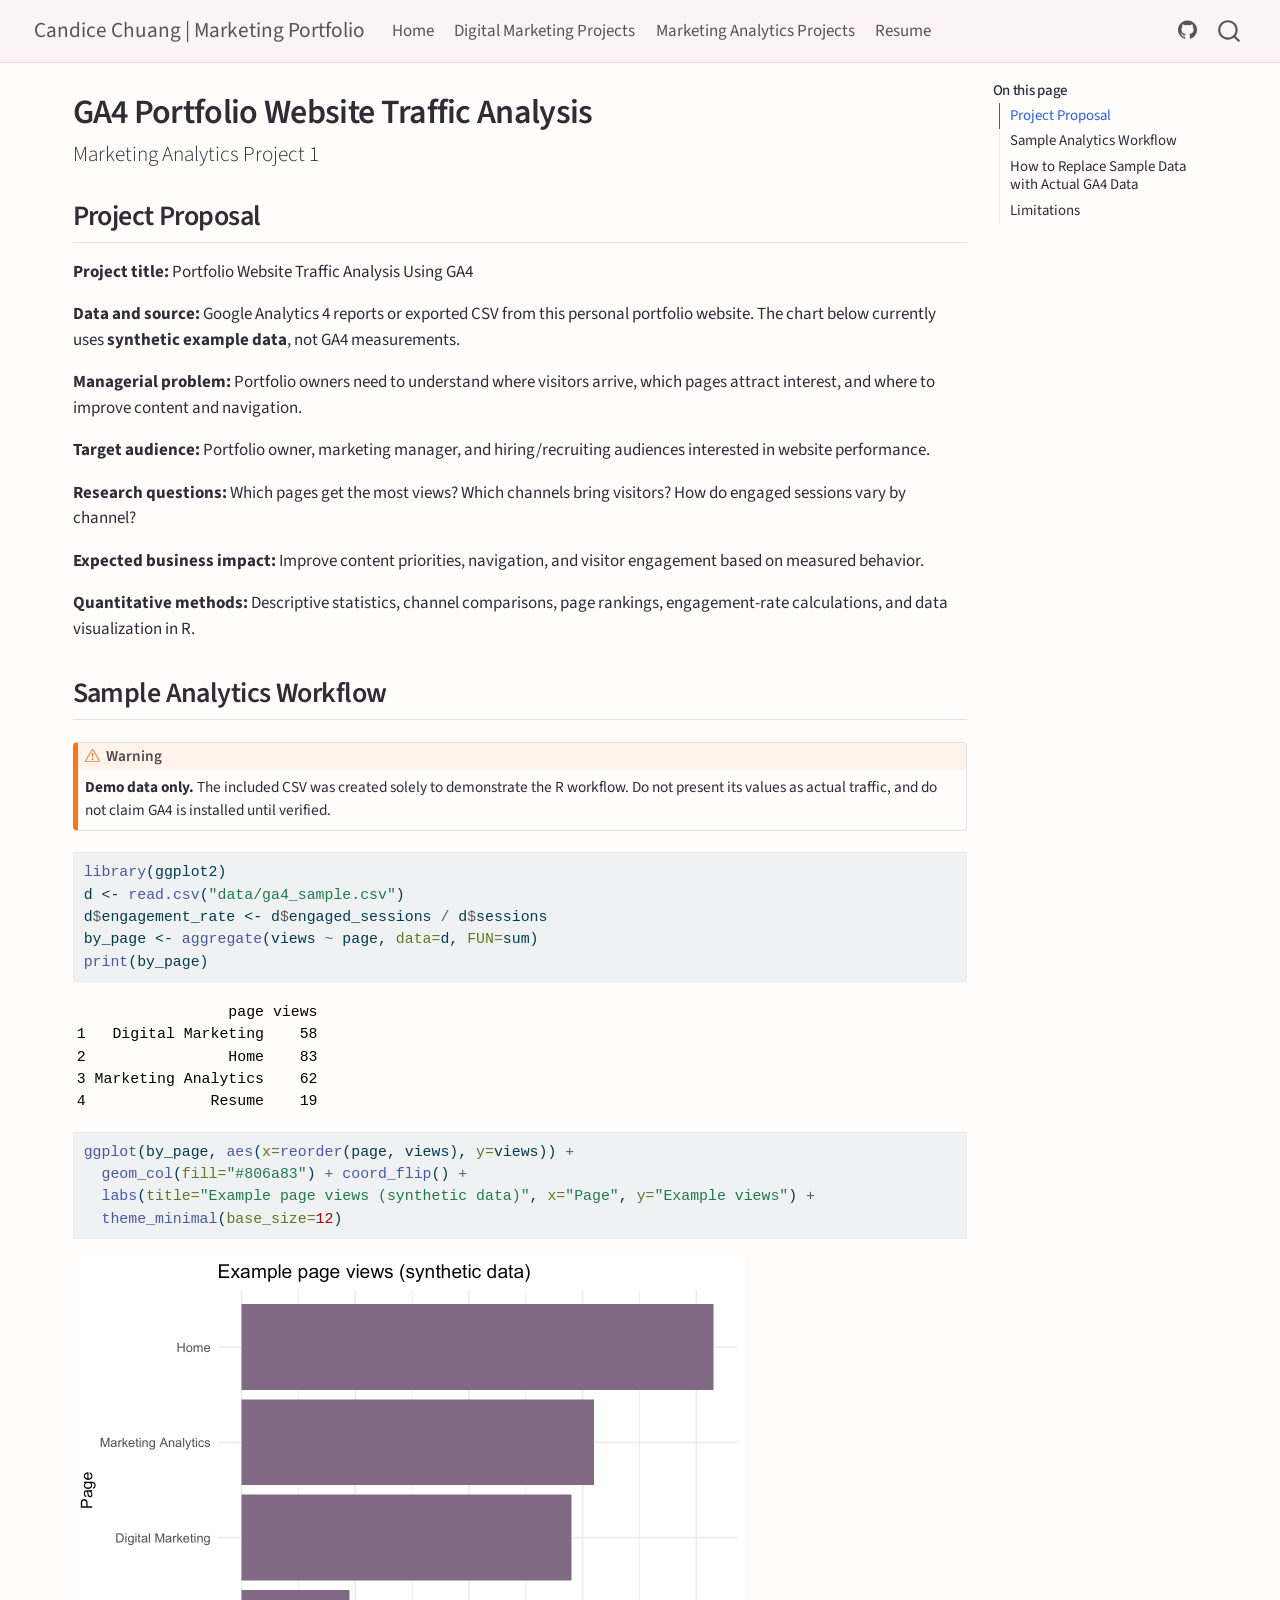
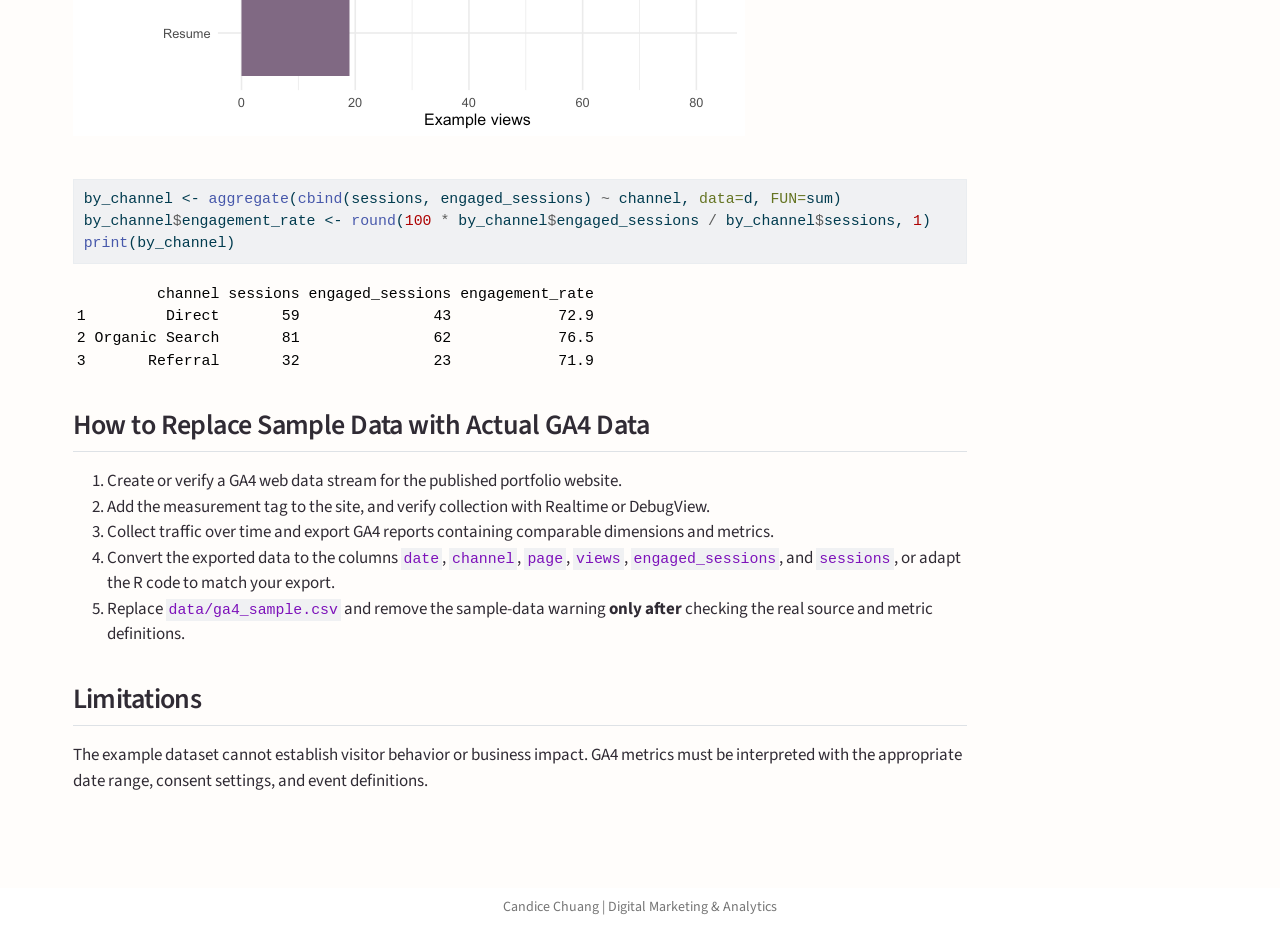
<file: docs/ga4-traffic.html>
<!DOCTYPE html>
<html xmlns="http://www.w3.org/1999/xhtml" lang="en" xml:lang="en"><head>

<meta charset="utf-8">
<meta name="generator" content="quarto-1.8.25">

<meta name="viewport" content="width=device-width, initial-scale=1.0, user-scalable=yes">


<title>GA4 Portfolio Website Traffic Analysis – Candice Chuang | Marketing Portfolio</title>
<style>
code{white-space: pre-wrap;}
span.smallcaps{font-variant: small-caps;}
div.columns{display: flex; gap: min(4vw, 1.5em);}
div.column{flex: auto; overflow-x: auto;}
div.hanging-indent{margin-left: 1.5em; text-indent: -1.5em;}
ul.task-list{list-style: none;}
ul.task-list li input[type="checkbox"] {
  width: 0.8em;
  margin: 0 0.8em 0.2em -1em; /* quarto-specific, see https://github.com/quarto-dev/quarto-cli/issues/4556 */ 
  vertical-align: middle;
}
/* CSS for syntax highlighting */
html { -webkit-text-size-adjust: 100%; }
pre > code.sourceCode { white-space: pre; position: relative; }
pre > code.sourceCode > span { display: inline-block; line-height: 1.25; }
pre > code.sourceCode > span:empty { height: 1.2em; }
.sourceCode { overflow: visible; }
code.sourceCode > span { color: inherit; text-decoration: inherit; }
div.sourceCode { margin: 1em 0; }
pre.sourceCode { margin: 0; }
@media screen {
div.sourceCode { overflow: auto; }
}
@media print {
pre > code.sourceCode { white-space: pre-wrap; }
pre > code.sourceCode > span { text-indent: -5em; padding-left: 5em; }
}
pre.numberSource code
  { counter-reset: source-line 0; }
pre.numberSource code > span
  { position: relative; left: -4em; counter-increment: source-line; }
pre.numberSource code > span > a:first-child::before
  { content: counter(source-line);
    position: relative; left: -1em; text-align: right; vertical-align: baseline;
    border: none; display: inline-block;
    -webkit-touch-callout: none; -webkit-user-select: none;
    -khtml-user-select: none; -moz-user-select: none;
    -ms-user-select: none; user-select: none;
    padding: 0 4px; width: 4em;
  }
pre.numberSource { margin-left: 3em;  padding-left: 4px; }
div.sourceCode
  {   }
@media screen {
pre > code.sourceCode > span > a:first-child::before { text-decoration: underline; }
}
</style>


<script src="site_libs/quarto-nav/quarto-nav.js"></script>
<script src="site_libs/quarto-nav/headroom.min.js"></script>
<script src="site_libs/clipboard/clipboard.min.js"></script>
<script src="site_libs/quarto-search/autocomplete.umd.js"></script>
<script src="site_libs/quarto-search/fuse.min.js"></script>
<script src="site_libs/quarto-search/quarto-search.js"></script>
<meta name="quarto:offset" content="./">
<script src="site_libs/quarto-html/quarto.js" type="module"></script>
<script src="site_libs/quarto-html/tabsets/tabsets.js" type="module"></script>
<script src="site_libs/quarto-html/axe/axe-check.js" type="module"></script>
<script src="site_libs/quarto-html/popper.min.js"></script>
<script src="site_libs/quarto-html/tippy.umd.min.js"></script>
<script src="site_libs/quarto-html/anchor.min.js"></script>
<link href="site_libs/quarto-html/tippy.css" rel="stylesheet">
<link href="site_libs/quarto-html/quarto-syntax-highlighting-7b89279ff1a6dce999919e0e67d4d9ec.css" rel="stylesheet" id="quarto-text-highlighting-styles">
<script src="site_libs/bootstrap/bootstrap.min.js"></script>
<link href="site_libs/bootstrap/bootstrap-icons.css" rel="stylesheet">
<link href="site_libs/bootstrap/bootstrap-5b4ad623e5705c0698d39aec6f10cf02.min.css" rel="stylesheet" append-hash="true" id="quarto-bootstrap" data-mode="light">
<script id="quarto-search-options" type="application/json">{
  "location": "navbar",
  "copy-button": false,
  "collapse-after": 3,
  "panel-placement": "end",
  "type": "overlay",
  "limit": 50,
  "keyboard-shortcut": [
    "f",
    "/",
    "s"
  ],
  "show-item-context": false,
  "language": {
    "search-no-results-text": "No results",
    "search-matching-documents-text": "matching documents",
    "search-copy-link-title": "Copy link to search",
    "search-hide-matches-text": "Hide additional matches",
    "search-more-match-text": "more match in this document",
    "search-more-matches-text": "more matches in this document",
    "search-clear-button-title": "Clear",
    "search-text-placeholder": "",
    "search-detached-cancel-button-title": "Cancel",
    "search-submit-button-title": "Submit",
    "search-label": "Search"
  }
}</script>


<link rel="stylesheet" href="styles.css">
</head>

<body class="nav-fixed quarto-light">

<div id="quarto-search-results"></div>
  <header id="quarto-header" class="headroom fixed-top">
    <nav class="navbar navbar-expand-lg " data-bs-theme="dark">
      <div class="navbar-container container-fluid">
      <div class="navbar-brand-container mx-auto">
    <a href="./index.html" class="navbar-brand navbar-brand-logo">
    </a>
    <a class="navbar-brand" href="./index.html">
    <span class="navbar-title">Candice Chuang | Marketing Portfolio</span>
    </a>
  </div>
            <div id="quarto-search" class="" title="Search"></div>
          <button class="navbar-toggler" type="button" data-bs-toggle="collapse" data-bs-target="#navbarCollapse" aria-controls="navbarCollapse" role="menu" aria-expanded="false" aria-label="Toggle navigation" onclick="if (window.quartoToggleHeadroom) { window.quartoToggleHeadroom(); }">
  <span class="navbar-toggler-icon"></span>
</button>
          <div class="collapse navbar-collapse" id="navbarCollapse">
            <ul class="navbar-nav navbar-nav-scroll me-auto">
  <li class="nav-item">
    <a class="nav-link" href="./index.html"> 
<span class="menu-text">Home</span></a>
  </li>  
  <li class="nav-item">
    <a class="nav-link" href="./digital-marketing.html"> 
<span class="menu-text">Digital Marketing Projects</span></a>
  </li>  
  <li class="nav-item">
    <a class="nav-link" href="./marketing-analytics.html"> 
<span class="menu-text">Marketing Analytics Projects</span></a>
  </li>  
  <li class="nav-item">
    <a class="nav-link" href="./resume.html"> 
<span class="menu-text">Resume</span></a>
  </li>  
</ul>
            <ul class="navbar-nav navbar-nav-scroll ms-auto">
  <li class="nav-item compact">
    <a class="nav-link" href="https://github.com/candicechuang/M10-Quarto-Portfolio"> <i class="bi bi-github" role="img">
</i> 
<span class="menu-text"></span></a>
  </li>  
</ul>
          </div> <!-- /navcollapse -->
            <div class="quarto-navbar-tools">
</div>
      </div> <!-- /container-fluid -->
    </nav>
</header>
<!-- content -->
<div id="quarto-content" class="quarto-container page-columns page-rows-contents page-layout-full page-navbar">
<!-- sidebar -->
<!-- margin-sidebar -->
    <div id="quarto-margin-sidebar" class="sidebar margin-sidebar">
        <nav id="TOC" role="doc-toc" class="toc-active">
    <h2 id="toc-title">On this page</h2>
   
  <ul>
  <li><a href="#project-proposal" id="toc-project-proposal" class="nav-link active" data-scroll-target="#project-proposal">Project Proposal</a></li>
  <li><a href="#sample-analytics-workflow" id="toc-sample-analytics-workflow" class="nav-link" data-scroll-target="#sample-analytics-workflow">Sample Analytics Workflow</a></li>
  <li><a href="#how-to-replace-sample-data-with-actual-ga4-data" id="toc-how-to-replace-sample-data-with-actual-ga4-data" class="nav-link" data-scroll-target="#how-to-replace-sample-data-with-actual-ga4-data">How to Replace Sample Data with Actual GA4 Data</a></li>
  <li><a href="#limitations" id="toc-limitations" class="nav-link" data-scroll-target="#limitations">Limitations</a></li>
  </ul>
</nav>
    </div>
<!-- main -->
<main class="content column-page-left" id="quarto-document-content">

<header id="title-block-header" class="quarto-title-block default">
<div class="quarto-title">
<h1 class="title">GA4 Portfolio Website Traffic Analysis</h1>
<p class="subtitle lead">Marketing Analytics Project 1</p>
</div>



<div class="quarto-title-meta column-page-left">

    
  
    
  </div>
  


</header>


<section id="project-proposal" class="level2">
<h2 class="anchored" data-anchor-id="project-proposal">Project Proposal</h2>
<p><strong>Project title:</strong> Portfolio Website Traffic Analysis Using GA4</p>
<p><strong>Data and source:</strong> Google Analytics 4 reports or exported CSV from this personal portfolio website. The chart below currently uses <strong>synthetic example data</strong>, not GA4 measurements.</p>
<p><strong>Managerial problem:</strong> Portfolio owners need to understand where visitors arrive, which pages attract interest, and where to improve content and navigation.</p>
<p><strong>Target audience:</strong> Portfolio owner, marketing manager, and hiring/recruiting audiences interested in website performance.</p>
<p><strong>Research questions:</strong> Which pages get the most views? Which channels bring visitors? How do engaged sessions vary by channel?</p>
<p><strong>Expected business impact:</strong> Improve content priorities, navigation, and visitor engagement based on measured behavior.</p>
<p><strong>Quantitative methods:</strong> Descriptive statistics, channel comparisons, page rankings, engagement-rate calculations, and data visualization in R.</p>
</section>
<section id="sample-analytics-workflow" class="level2">
<h2 class="anchored" data-anchor-id="sample-analytics-workflow">Sample Analytics Workflow</h2>
<div class="callout callout-style-default callout-warning callout-titled">
<div class="callout-header d-flex align-content-center">
<div class="callout-icon-container">
<i class="callout-icon"></i>
</div>
<div class="callout-title-container flex-fill">
Warning
</div>
</div>
<div class="callout-body-container callout-body">
<p><strong>Demo data only.</strong> The included CSV was created solely to demonstrate the R workflow. Do not present its values as actual traffic, and do not claim GA4 is installed until verified.</p>
</div>
</div>
<div class="cell">
<div class="code-copy-outer-scaffold"><div class="sourceCode cell-code" id="cb1"><pre class="sourceCode r code-with-copy"><code class="sourceCode r"><span id="cb1-1"><a href="#cb1-1" aria-hidden="true" tabindex="-1"></a><span class="fu">library</span>(ggplot2)</span>
<span id="cb1-2"><a href="#cb1-2" aria-hidden="true" tabindex="-1"></a>d <span class="ot">&lt;-</span> <span class="fu">read.csv</span>(<span class="st">"data/ga4_sample.csv"</span>)</span>
<span id="cb1-3"><a href="#cb1-3" aria-hidden="true" tabindex="-1"></a>d<span class="sc">$</span>engagement_rate <span class="ot">&lt;-</span> d<span class="sc">$</span>engaged_sessions <span class="sc">/</span> d<span class="sc">$</span>sessions</span>
<span id="cb1-4"><a href="#cb1-4" aria-hidden="true" tabindex="-1"></a>by_page <span class="ot">&lt;-</span> <span class="fu">aggregate</span>(views <span class="sc">~</span> page, <span class="at">data=</span>d, <span class="at">FUN=</span>sum)</span>
<span id="cb1-5"><a href="#cb1-5" aria-hidden="true" tabindex="-1"></a><span class="fu">print</span>(by_page)</span></code></pre></div><button title="Copy to Clipboard" class="code-copy-button"><i class="bi"></i></button></div>
<div class="cell-output cell-output-stdout">
<pre><code>                 page views
1   Digital Marketing    58
2                Home    83
3 Marketing Analytics    62
4              Resume    19</code></pre>
</div>
<div class="code-copy-outer-scaffold"><div class="sourceCode cell-code" id="cb3"><pre class="sourceCode r code-with-copy"><code class="sourceCode r"><span id="cb3-1"><a href="#cb3-1" aria-hidden="true" tabindex="-1"></a><span class="fu">ggplot</span>(by_page, <span class="fu">aes</span>(<span class="at">x=</span><span class="fu">reorder</span>(page, views), <span class="at">y=</span>views)) <span class="sc">+</span></span>
<span id="cb3-2"><a href="#cb3-2" aria-hidden="true" tabindex="-1"></a>  <span class="fu">geom_col</span>(<span class="at">fill=</span><span class="st">"#806a83"</span>) <span class="sc">+</span> <span class="fu">coord_flip</span>() <span class="sc">+</span></span>
<span id="cb3-3"><a href="#cb3-3" aria-hidden="true" tabindex="-1"></a>  <span class="fu">labs</span>(<span class="at">title=</span><span class="st">"Example page views (synthetic data)"</span>, <span class="at">x=</span><span class="st">"Page"</span>, <span class="at">y=</span><span class="st">"Example views"</span>) <span class="sc">+</span></span>
<span id="cb3-4"><a href="#cb3-4" aria-hidden="true" tabindex="-1"></a>  <span class="fu">theme_minimal</span>(<span class="at">base_size=</span><span class="dv">12</span>)</span></code></pre></div><button title="Copy to Clipboard" class="code-copy-button"><i class="bi"></i></button></div>
<div class="cell-output-display">
<div>
<figure class="figure">
<p><img src="ga4-traffic_files/figure-html/unnamed-chunk-1-1.png" class="img-fluid figure-img" width="672"></p>
</figure>
</div>
</div>
</div>
<div class="cell">
<div class="code-copy-outer-scaffold"><div class="sourceCode cell-code" id="cb4"><pre class="sourceCode r code-with-copy"><code class="sourceCode r"><span id="cb4-1"><a href="#cb4-1" aria-hidden="true" tabindex="-1"></a>by_channel <span class="ot">&lt;-</span> <span class="fu">aggregate</span>(<span class="fu">cbind</span>(sessions, engaged_sessions) <span class="sc">~</span> channel, <span class="at">data=</span>d, <span class="at">FUN=</span>sum)</span>
<span id="cb4-2"><a href="#cb4-2" aria-hidden="true" tabindex="-1"></a>by_channel<span class="sc">$</span>engagement_rate <span class="ot">&lt;-</span> <span class="fu">round</span>(<span class="dv">100</span> <span class="sc">*</span> by_channel<span class="sc">$</span>engaged_sessions <span class="sc">/</span> by_channel<span class="sc">$</span>sessions, <span class="dv">1</span>)</span>
<span id="cb4-3"><a href="#cb4-3" aria-hidden="true" tabindex="-1"></a><span class="fu">print</span>(by_channel)</span></code></pre></div><button title="Copy to Clipboard" class="code-copy-button"><i class="bi"></i></button></div>
<div class="cell-output cell-output-stdout">
<pre><code>         channel sessions engaged_sessions engagement_rate
1         Direct       59               43            72.9
2 Organic Search       81               62            76.5
3       Referral       32               23            71.9</code></pre>
</div>
</div>
</section>
<section id="how-to-replace-sample-data-with-actual-ga4-data" class="level2">
<h2 class="anchored" data-anchor-id="how-to-replace-sample-data-with-actual-ga4-data">How to Replace Sample Data with Actual GA4 Data</h2>
<ol type="1">
<li>Create or verify a GA4 web data stream for the published portfolio website.</li>
<li>Add the measurement tag to the site, and verify collection with Realtime or DebugView.</li>
<li>Collect traffic over time and export GA4 reports containing comparable dimensions and metrics.</li>
<li>Convert the exported data to the columns <code>date</code>, <code>channel</code>, <code>page</code>, <code>views</code>, <code>engaged_sessions</code>, and <code>sessions</code>, or adapt the R code to match your export.</li>
<li>Replace <code>data/ga4_sample.csv</code> and remove the sample-data warning <strong>only after</strong> checking the real source and metric definitions.</li>
</ol>
</section>
<section id="limitations" class="level2">
<h2 class="anchored" data-anchor-id="limitations">Limitations</h2>
<p>The example dataset cannot establish visitor behavior or business impact. GA4 metrics must be interpreted with the appropriate date range, consent settings, and event definitions.</p>


</section>

</main> <!-- /main -->
<script id="quarto-html-after-body" type="application/javascript">
  window.document.addEventListener("DOMContentLoaded", function (event) {
    const icon = "";
    const anchorJS = new window.AnchorJS();
    anchorJS.options = {
      placement: 'right',
      icon: icon
    };
    anchorJS.add('.anchored');
    const isCodeAnnotation = (el) => {
      for (const clz of el.classList) {
        if (clz.startsWith('code-annotation-')) {                     
          return true;
        }
      }
      return false;
    }
    const onCopySuccess = function(e) {
      // button target
      const button = e.trigger;
      // don't keep focus
      button.blur();
      // flash "checked"
      button.classList.add('code-copy-button-checked');
      var currentTitle = button.getAttribute("title");
      button.setAttribute("title", "Copied!");
      let tooltip;
      if (window.bootstrap) {
        button.setAttribute("data-bs-toggle", "tooltip");
        button.setAttribute("data-bs-placement", "left");
        button.setAttribute("data-bs-title", "Copied!");
        tooltip = new bootstrap.Tooltip(button, 
          { trigger: "manual", 
            customClass: "code-copy-button-tooltip",
            offset: [0, -8]});
        tooltip.show();    
      }
      setTimeout(function() {
        if (tooltip) {
          tooltip.hide();
          button.removeAttribute("data-bs-title");
          button.removeAttribute("data-bs-toggle");
          button.removeAttribute("data-bs-placement");
        }
        button.setAttribute("title", currentTitle);
        button.classList.remove('code-copy-button-checked');
      }, 1000);
      // clear code selection
      e.clearSelection();
    }
    const getTextToCopy = function(trigger) {
      const outerScaffold = trigger.parentElement.cloneNode(true);
      const codeEl = outerScaffold.querySelector('code');
      for (const childEl of codeEl.children) {
        if (isCodeAnnotation(childEl)) {
          childEl.remove();
        }
      }
      return codeEl.innerText;
    }
    const clipboard = new window.ClipboardJS('.code-copy-button:not([data-in-quarto-modal])', {
      text: getTextToCopy
    });
    clipboard.on('success', onCopySuccess);
    if (window.document.getElementById('quarto-embedded-source-code-modal')) {
      const clipboardModal = new window.ClipboardJS('.code-copy-button[data-in-quarto-modal]', {
        text: getTextToCopy,
        container: window.document.getElementById('quarto-embedded-source-code-modal')
      });
      clipboardModal.on('success', onCopySuccess);
    }
      var localhostRegex = new RegExp(/^(?:http|https):\/\/localhost\:?[0-9]*\//);
      var mailtoRegex = new RegExp(/^mailto:/);
        var filterRegex = new RegExp('/' + window.location.host + '/');
      var isInternal = (href) => {
          return filterRegex.test(href) || localhostRegex.test(href) || mailtoRegex.test(href);
      }
      // Inspect non-navigation links and adorn them if external
     var links = window.document.querySelectorAll('a[href]:not(.nav-link):not(.navbar-brand):not(.toc-action):not(.sidebar-link):not(.sidebar-item-toggle):not(.pagination-link):not(.no-external):not([aria-hidden]):not(.dropdown-item):not(.quarto-navigation-tool):not(.about-link)');
      for (var i=0; i<links.length; i++) {
        const link = links[i];
        if (!isInternal(link.href)) {
          // undo the damage that might have been done by quarto-nav.js in the case of
          // links that we want to consider external
          if (link.dataset.originalHref !== undefined) {
            link.href = link.dataset.originalHref;
          }
        }
      }
    function tippyHover(el, contentFn, onTriggerFn, onUntriggerFn) {
      const config = {
        allowHTML: true,
        maxWidth: 500,
        delay: 100,
        arrow: false,
        appendTo: function(el) {
            return el.parentElement;
        },
        interactive: true,
        interactiveBorder: 10,
        theme: 'quarto',
        placement: 'bottom-start',
      };
      if (contentFn) {
        config.content = contentFn;
      }
      if (onTriggerFn) {
        config.onTrigger = onTriggerFn;
      }
      if (onUntriggerFn) {
        config.onUntrigger = onUntriggerFn;
      }
      window.tippy(el, config); 
    }
    const noterefs = window.document.querySelectorAll('a[role="doc-noteref"]');
    for (var i=0; i<noterefs.length; i++) {
      const ref = noterefs[i];
      tippyHover(ref, function() {
        // use id or data attribute instead here
        let href = ref.getAttribute('data-footnote-href') || ref.getAttribute('href');
        try { href = new URL(href).hash; } catch {}
        const id = href.replace(/^#\/?/, "");
        const note = window.document.getElementById(id);
        if (note) {
          return note.innerHTML;
        } else {
          return "";
        }
      });
    }
    const xrefs = window.document.querySelectorAll('a.quarto-xref');
    const processXRef = (id, note) => {
      // Strip column container classes
      const stripColumnClz = (el) => {
        el.classList.remove("page-full", "page-columns");
        if (el.children) {
          for (const child of el.children) {
            stripColumnClz(child);
          }
        }
      }
      stripColumnClz(note)
      if (id === null || id.startsWith('sec-')) {
        // Special case sections, only their first couple elements
        const container = document.createElement("div");
        if (note.children && note.children.length > 2) {
          container.appendChild(note.children[0].cloneNode(true));
          for (let i = 1; i < note.children.length; i++) {
            const child = note.children[i];
            if (child.tagName === "P" && child.innerText === "") {
              continue;
            } else {
              container.appendChild(child.cloneNode(true));
              break;
            }
          }
          if (window.Quarto?.typesetMath) {
            window.Quarto.typesetMath(container);
          }
          return container.innerHTML
        } else {
          if (window.Quarto?.typesetMath) {
            window.Quarto.typesetMath(note);
          }
          return note.innerHTML;
        }
      } else {
        // Remove any anchor links if they are present
        const anchorLink = note.querySelector('a.anchorjs-link');
        if (anchorLink) {
          anchorLink.remove();
        }
        if (window.Quarto?.typesetMath) {
          window.Quarto.typesetMath(note);
        }
        if (note.classList.contains("callout")) {
          return note.outerHTML;
        } else {
          return note.innerHTML;
        }
      }
    }
    for (var i=0; i<xrefs.length; i++) {
      const xref = xrefs[i];
      tippyHover(xref, undefined, function(instance) {
        instance.disable();
        let url = xref.getAttribute('href');
        let hash = undefined; 
        if (url.startsWith('#')) {
          hash = url;
        } else {
          try { hash = new URL(url).hash; } catch {}
        }
        if (hash) {
          const id = hash.replace(/^#\/?/, "");
          const note = window.document.getElementById(id);
          if (note !== null) {
            try {
              const html = processXRef(id, note.cloneNode(true));
              instance.setContent(html);
            } finally {
              instance.enable();
              instance.show();
            }
          } else {
            // See if we can fetch this
            fetch(url.split('#')[0])
            .then(res => res.text())
            .then(html => {
              const parser = new DOMParser();
              const htmlDoc = parser.parseFromString(html, "text/html");
              const note = htmlDoc.getElementById(id);
              if (note !== null) {
                const html = processXRef(id, note);
                instance.setContent(html);
              } 
            }).finally(() => {
              instance.enable();
              instance.show();
            });
          }
        } else {
          // See if we can fetch a full url (with no hash to target)
          // This is a special case and we should probably do some content thinning / targeting
          fetch(url)
          .then(res => res.text())
          .then(html => {
            const parser = new DOMParser();
            const htmlDoc = parser.parseFromString(html, "text/html");
            const note = htmlDoc.querySelector('main.content');
            if (note !== null) {
              // This should only happen for chapter cross references
              // (since there is no id in the URL)
              // remove the first header
              if (note.children.length > 0 && note.children[0].tagName === "HEADER") {
                note.children[0].remove();
              }
              const html = processXRef(null, note);
              instance.setContent(html);
            } 
          }).finally(() => {
            instance.enable();
            instance.show();
          });
        }
      }, function(instance) {
      });
    }
        let selectedAnnoteEl;
        const selectorForAnnotation = ( cell, annotation) => {
          let cellAttr = 'data-code-cell="' + cell + '"';
          let lineAttr = 'data-code-annotation="' +  annotation + '"';
          const selector = 'span[' + cellAttr + '][' + lineAttr + ']';
          return selector;
        }
        const selectCodeLines = (annoteEl) => {
          const doc = window.document;
          const targetCell = annoteEl.getAttribute("data-target-cell");
          const targetAnnotation = annoteEl.getAttribute("data-target-annotation");
          const annoteSpan = window.document.querySelector(selectorForAnnotation(targetCell, targetAnnotation));
          const lines = annoteSpan.getAttribute("data-code-lines").split(",");
          const lineIds = lines.map((line) => {
            return targetCell + "-" + line;
          })
          let top = null;
          let height = null;
          let parent = null;
          if (lineIds.length > 0) {
              //compute the position of the single el (top and bottom and make a div)
              const el = window.document.getElementById(lineIds[0]);
              top = el.offsetTop;
              height = el.offsetHeight;
              parent = el.parentElement.parentElement;
            if (lineIds.length > 1) {
              const lastEl = window.document.getElementById(lineIds[lineIds.length - 1]);
              const bottom = lastEl.offsetTop + lastEl.offsetHeight;
              height = bottom - top;
            }
            if (top !== null && height !== null && parent !== null) {
              // cook up a div (if necessary) and position it 
              let div = window.document.getElementById("code-annotation-line-highlight");
              if (div === null) {
                div = window.document.createElement("div");
                div.setAttribute("id", "code-annotation-line-highlight");
                div.style.position = 'absolute';
                parent.appendChild(div);
              }
              div.style.top = top - 2 + "px";
              div.style.height = height + 4 + "px";
              div.style.left = 0;
              let gutterDiv = window.document.getElementById("code-annotation-line-highlight-gutter");
              if (gutterDiv === null) {
                gutterDiv = window.document.createElement("div");
                gutterDiv.setAttribute("id", "code-annotation-line-highlight-gutter");
                gutterDiv.style.position = 'absolute';
                const codeCell = window.document.getElementById(targetCell);
                const gutter = codeCell.querySelector('.code-annotation-gutter');
                gutter.appendChild(gutterDiv);
              }
              gutterDiv.style.top = top - 2 + "px";
              gutterDiv.style.height = height + 4 + "px";
            }
            selectedAnnoteEl = annoteEl;
          }
        };
        const unselectCodeLines = () => {
          const elementsIds = ["code-annotation-line-highlight", "code-annotation-line-highlight-gutter"];
          elementsIds.forEach((elId) => {
            const div = window.document.getElementById(elId);
            if (div) {
              div.remove();
            }
          });
          selectedAnnoteEl = undefined;
        };
          // Handle positioning of the toggle
      window.addEventListener(
        "resize",
        throttle(() => {
          elRect = undefined;
          if (selectedAnnoteEl) {
            selectCodeLines(selectedAnnoteEl);
          }
        }, 10)
      );
      function throttle(fn, ms) {
      let throttle = false;
      let timer;
        return (...args) => {
          if(!throttle) { // first call gets through
              fn.apply(this, args);
              throttle = true;
          } else { // all the others get throttled
              if(timer) clearTimeout(timer); // cancel #2
              timer = setTimeout(() => {
                fn.apply(this, args);
                timer = throttle = false;
              }, ms);
          }
        };
      }
        // Attach click handler to the DT
        const annoteDls = window.document.querySelectorAll('dt[data-target-cell]');
        for (const annoteDlNode of annoteDls) {
          annoteDlNode.addEventListener('click', (event) => {
            const clickedEl = event.target;
            if (clickedEl !== selectedAnnoteEl) {
              unselectCodeLines();
              const activeEl = window.document.querySelector('dt[data-target-cell].code-annotation-active');
              if (activeEl) {
                activeEl.classList.remove('code-annotation-active');
              }
              selectCodeLines(clickedEl);
              clickedEl.classList.add('code-annotation-active');
            } else {
              // Unselect the line
              unselectCodeLines();
              clickedEl.classList.remove('code-annotation-active');
            }
          });
        }
    const findCites = (el) => {
      const parentEl = el.parentElement;
      if (parentEl) {
        const cites = parentEl.dataset.cites;
        if (cites) {
          return {
            el,
            cites: cites.split(' ')
          };
        } else {
          return findCites(el.parentElement)
        }
      } else {
        return undefined;
      }
    };
    var bibliorefs = window.document.querySelectorAll('a[role="doc-biblioref"]');
    for (var i=0; i<bibliorefs.length; i++) {
      const ref = bibliorefs[i];
      const citeInfo = findCites(ref);
      if (citeInfo) {
        tippyHover(citeInfo.el, function() {
          var popup = window.document.createElement('div');
          citeInfo.cites.forEach(function(cite) {
            var citeDiv = window.document.createElement('div');
            citeDiv.classList.add('hanging-indent');
            citeDiv.classList.add('csl-entry');
            var biblioDiv = window.document.getElementById('ref-' + cite);
            if (biblioDiv) {
              citeDiv.innerHTML = biblioDiv.innerHTML;
            }
            popup.appendChild(citeDiv);
          });
          return popup.innerHTML;
        });
      }
    }
  });
  </script>
</div> <!-- /content -->
<footer class="footer">
  <div class="nav-footer">
    <div class="nav-footer-left">
      &nbsp;
    </div>   
    <div class="nav-footer-center">
<p>Candice Chuang | Digital Marketing &amp; Analytics</p>
</div>
    <div class="nav-footer-right">
      &nbsp;
    </div>
  </div>
</footer>




</body></html>
</file>
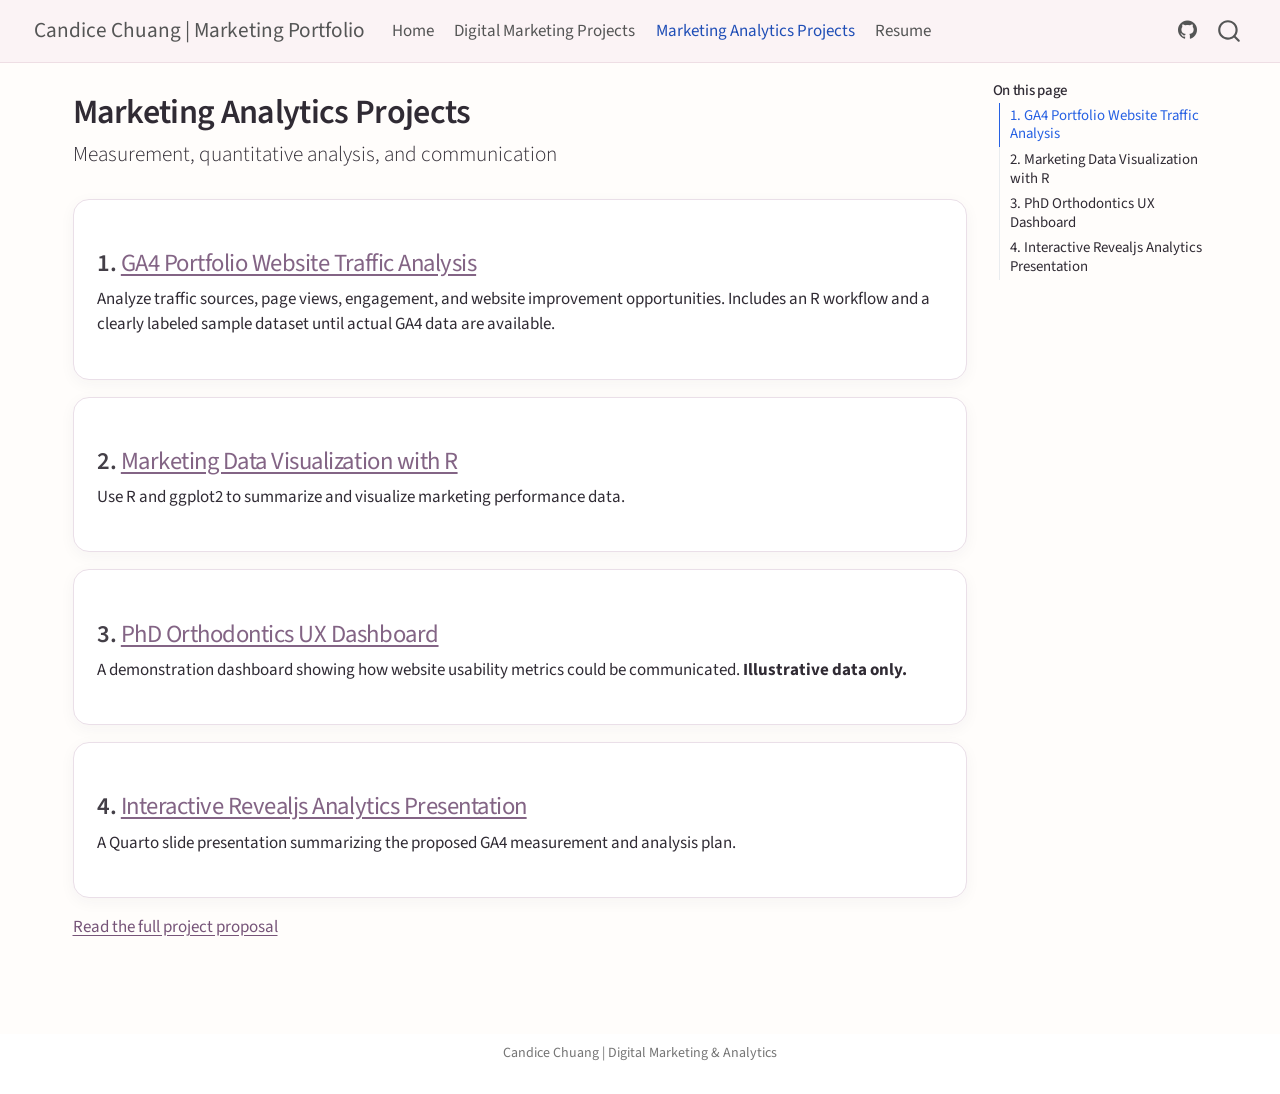
<file: docs/marketing-analytics.html>
<!DOCTYPE html>
<html xmlns="http://www.w3.org/1999/xhtml" lang="en" xml:lang="en"><head>

<meta charset="utf-8">
<meta name="generator" content="quarto-1.8.25">

<meta name="viewport" content="width=device-width, initial-scale=1.0, user-scalable=yes">


<title>Marketing Analytics Projects – Candice Chuang | Marketing Portfolio</title>
<style>
code{white-space: pre-wrap;}
span.smallcaps{font-variant: small-caps;}
div.columns{display: flex; gap: min(4vw, 1.5em);}
div.column{flex: auto; overflow-x: auto;}
div.hanging-indent{margin-left: 1.5em; text-indent: -1.5em;}
ul.task-list{list-style: none;}
ul.task-list li input[type="checkbox"] {
  width: 0.8em;
  margin: 0 0.8em 0.2em -1em; /* quarto-specific, see https://github.com/quarto-dev/quarto-cli/issues/4556 */ 
  vertical-align: middle;
}
</style>


<script src="site_libs/quarto-nav/quarto-nav.js"></script>
<script src="site_libs/quarto-nav/headroom.min.js"></script>
<script src="site_libs/clipboard/clipboard.min.js"></script>
<script src="site_libs/quarto-search/autocomplete.umd.js"></script>
<script src="site_libs/quarto-search/fuse.min.js"></script>
<script src="site_libs/quarto-search/quarto-search.js"></script>
<meta name="quarto:offset" content="./">
<script src="site_libs/quarto-html/quarto.js" type="module"></script>
<script src="site_libs/quarto-html/tabsets/tabsets.js" type="module"></script>
<script src="site_libs/quarto-html/axe/axe-check.js" type="module"></script>
<script src="site_libs/quarto-html/popper.min.js"></script>
<script src="site_libs/quarto-html/tippy.umd.min.js"></script>
<script src="site_libs/quarto-html/anchor.min.js"></script>
<link href="site_libs/quarto-html/tippy.css" rel="stylesheet">
<link href="site_libs/quarto-html/quarto-syntax-highlighting-7b89279ff1a6dce999919e0e67d4d9ec.css" rel="stylesheet" id="quarto-text-highlighting-styles">
<script src="site_libs/bootstrap/bootstrap.min.js"></script>
<link href="site_libs/bootstrap/bootstrap-icons.css" rel="stylesheet">
<link href="site_libs/bootstrap/bootstrap-5b4ad623e5705c0698d39aec6f10cf02.min.css" rel="stylesheet" append-hash="true" id="quarto-bootstrap" data-mode="light">
<script id="quarto-search-options" type="application/json">{
  "location": "navbar",
  "copy-button": false,
  "collapse-after": 3,
  "panel-placement": "end",
  "type": "overlay",
  "limit": 50,
  "keyboard-shortcut": [
    "f",
    "/",
    "s"
  ],
  "show-item-context": false,
  "language": {
    "search-no-results-text": "No results",
    "search-matching-documents-text": "matching documents",
    "search-copy-link-title": "Copy link to search",
    "search-hide-matches-text": "Hide additional matches",
    "search-more-match-text": "more match in this document",
    "search-more-matches-text": "more matches in this document",
    "search-clear-button-title": "Clear",
    "search-text-placeholder": "",
    "search-detached-cancel-button-title": "Cancel",
    "search-submit-button-title": "Submit",
    "search-label": "Search"
  }
}</script>


<link rel="stylesheet" href="styles.css">
</head>

<body class="nav-fixed quarto-light">

<div id="quarto-search-results"></div>
  <header id="quarto-header" class="headroom fixed-top">
    <nav class="navbar navbar-expand-lg " data-bs-theme="dark">
      <div class="navbar-container container-fluid">
      <div class="navbar-brand-container mx-auto">
    <a href="./index.html" class="navbar-brand navbar-brand-logo">
    </a>
    <a class="navbar-brand" href="./index.html">
    <span class="navbar-title">Candice Chuang | Marketing Portfolio</span>
    </a>
  </div>
            <div id="quarto-search" class="" title="Search"></div>
          <button class="navbar-toggler" type="button" data-bs-toggle="collapse" data-bs-target="#navbarCollapse" aria-controls="navbarCollapse" role="menu" aria-expanded="false" aria-label="Toggle navigation" onclick="if (window.quartoToggleHeadroom) { window.quartoToggleHeadroom(); }">
  <span class="navbar-toggler-icon"></span>
</button>
          <div class="collapse navbar-collapse" id="navbarCollapse">
            <ul class="navbar-nav navbar-nav-scroll me-auto">
  <li class="nav-item">
    <a class="nav-link" href="./index.html"> 
<span class="menu-text">Home</span></a>
  </li>  
  <li class="nav-item">
    <a class="nav-link" href="./digital-marketing.html"> 
<span class="menu-text">Digital Marketing Projects</span></a>
  </li>  
  <li class="nav-item">
    <a class="nav-link active" href="./marketing-analytics.html" aria-current="page"> 
<span class="menu-text">Marketing Analytics Projects</span></a>
  </li>  
  <li class="nav-item">
    <a class="nav-link" href="./resume.html"> 
<span class="menu-text">Resume</span></a>
  </li>  
</ul>
            <ul class="navbar-nav navbar-nav-scroll ms-auto">
  <li class="nav-item compact">
    <a class="nav-link" href="https://github.com/candicechuang/M10-Quarto-Portfolio"> <i class="bi bi-github" role="img">
</i> 
<span class="menu-text"></span></a>
  </li>  
</ul>
          </div> <!-- /navcollapse -->
            <div class="quarto-navbar-tools">
</div>
      </div> <!-- /container-fluid -->
    </nav>
</header>
<!-- content -->
<div id="quarto-content" class="quarto-container page-columns page-rows-contents page-layout-full page-navbar">
<!-- sidebar -->
<!-- margin-sidebar -->
    <div id="quarto-margin-sidebar" class="sidebar margin-sidebar">
        <nav id="TOC" role="doc-toc" class="toc-active">
    <h2 id="toc-title">On this page</h2>
   
  <ul>
  <li><a href="#ga4-portfolio-website-traffic-analysis" id="toc-ga4-portfolio-website-traffic-analysis" class="nav-link active" data-scroll-target="#ga4-portfolio-website-traffic-analysis">1. GA4 Portfolio Website Traffic Analysis</a></li>
  <li><a href="#marketing-data-visualization-with-r" id="toc-marketing-data-visualization-with-r" class="nav-link" data-scroll-target="#marketing-data-visualization-with-r">2. Marketing Data Visualization with R</a></li>
  <li><a href="#phd-orthodontics-ux-dashboard" id="toc-phd-orthodontics-ux-dashboard" class="nav-link" data-scroll-target="#phd-orthodontics-ux-dashboard">3. PhD Orthodontics UX Dashboard</a></li>
  <li><a href="#interactive-revealjs-analytics-presentation" id="toc-interactive-revealjs-analytics-presentation" class="nav-link" data-scroll-target="#interactive-revealjs-analytics-presentation">4. Interactive Revealjs Analytics Presentation</a></li>
  </ul>
</nav>
    </div>
<!-- main -->
<main class="content column-page-left" id="quarto-document-content">

<header id="title-block-header" class="quarto-title-block default">
<div class="quarto-title">
<h1 class="title">Marketing Analytics Projects</h1>
<p class="subtitle lead">Measurement, quantitative analysis, and communication</p>
</div>



<div class="quarto-title-meta column-page-left">

    
  
    
  </div>
  


</header>


<section id="ga4-portfolio-website-traffic-analysis" class="level3 project-card">
<h3 class="anchored" data-anchor-id="ga4-portfolio-website-traffic-analysis">1. <a href="./ga4-traffic.html">GA4 Portfolio Website Traffic Analysis</a></h3>
<p>Analyze traffic sources, page views, engagement, and website improvement opportunities. Includes an R workflow and a clearly labeled sample dataset until actual GA4 data are available.</p>
</section>
<section id="marketing-data-visualization-with-r" class="level3 project-card">
<h3 class="anchored" data-anchor-id="marketing-data-visualization-with-r">2. <a href="./data-visualization.html">Marketing Data Visualization with R</a></h3>
<p>Use R and ggplot2 to summarize and visualize marketing performance data.</p>
</section>
<section id="phd-orthodontics-ux-dashboard" class="level3 project-card">
<h3 class="anchored" data-anchor-id="phd-orthodontics-ux-dashboard">3. <a href="./dashboard.html">PhD Orthodontics UX Dashboard</a></h3>
<p>A demonstration dashboard showing how website usability metrics could be communicated. <strong>Illustrative data only.</strong></p>
</section>
<section id="interactive-revealjs-analytics-presentation" class="level3 project-card">
<h3 class="anchored" data-anchor-id="interactive-revealjs-analytics-presentation">4. <a href="./revealjs-presentation.html">Interactive Revealjs Analytics Presentation</a></h3>
<p>A Quarto slide presentation summarizing the proposed GA4 measurement and analysis plan.</p>
</section>
<p><a href="./proposal.html">Read the full project proposal</a></p>



</main> <!-- /main -->
<script id="quarto-html-after-body" type="application/javascript">
  window.document.addEventListener("DOMContentLoaded", function (event) {
    const icon = "";
    const anchorJS = new window.AnchorJS();
    anchorJS.options = {
      placement: 'right',
      icon: icon
    };
    anchorJS.add('.anchored');
    const isCodeAnnotation = (el) => {
      for (const clz of el.classList) {
        if (clz.startsWith('code-annotation-')) {                     
          return true;
        }
      }
      return false;
    }
    const onCopySuccess = function(e) {
      // button target
      const button = e.trigger;
      // don't keep focus
      button.blur();
      // flash "checked"
      button.classList.add('code-copy-button-checked');
      var currentTitle = button.getAttribute("title");
      button.setAttribute("title", "Copied!");
      let tooltip;
      if (window.bootstrap) {
        button.setAttribute("data-bs-toggle", "tooltip");
        button.setAttribute("data-bs-placement", "left");
        button.setAttribute("data-bs-title", "Copied!");
        tooltip = new bootstrap.Tooltip(button, 
          { trigger: "manual", 
            customClass: "code-copy-button-tooltip",
            offset: [0, -8]});
        tooltip.show();    
      }
      setTimeout(function() {
        if (tooltip) {
          tooltip.hide();
          button.removeAttribute("data-bs-title");
          button.removeAttribute("data-bs-toggle");
          button.removeAttribute("data-bs-placement");
        }
        button.setAttribute("title", currentTitle);
        button.classList.remove('code-copy-button-checked');
      }, 1000);
      // clear code selection
      e.clearSelection();
    }
    const getTextToCopy = function(trigger) {
      const outerScaffold = trigger.parentElement.cloneNode(true);
      const codeEl = outerScaffold.querySelector('code');
      for (const childEl of codeEl.children) {
        if (isCodeAnnotation(childEl)) {
          childEl.remove();
        }
      }
      return codeEl.innerText;
    }
    const clipboard = new window.ClipboardJS('.code-copy-button:not([data-in-quarto-modal])', {
      text: getTextToCopy
    });
    clipboard.on('success', onCopySuccess);
    if (window.document.getElementById('quarto-embedded-source-code-modal')) {
      const clipboardModal = new window.ClipboardJS('.code-copy-button[data-in-quarto-modal]', {
        text: getTextToCopy,
        container: window.document.getElementById('quarto-embedded-source-code-modal')
      });
      clipboardModal.on('success', onCopySuccess);
    }
      var localhostRegex = new RegExp(/^(?:http|https):\/\/localhost\:?[0-9]*\//);
      var mailtoRegex = new RegExp(/^mailto:/);
        var filterRegex = new RegExp('/' + window.location.host + '/');
      var isInternal = (href) => {
          return filterRegex.test(href) || localhostRegex.test(href) || mailtoRegex.test(href);
      }
      // Inspect non-navigation links and adorn them if external
     var links = window.document.querySelectorAll('a[href]:not(.nav-link):not(.navbar-brand):not(.toc-action):not(.sidebar-link):not(.sidebar-item-toggle):not(.pagination-link):not(.no-external):not([aria-hidden]):not(.dropdown-item):not(.quarto-navigation-tool):not(.about-link)');
      for (var i=0; i<links.length; i++) {
        const link = links[i];
        if (!isInternal(link.href)) {
          // undo the damage that might have been done by quarto-nav.js in the case of
          // links that we want to consider external
          if (link.dataset.originalHref !== undefined) {
            link.href = link.dataset.originalHref;
          }
        }
      }
    function tippyHover(el, contentFn, onTriggerFn, onUntriggerFn) {
      const config = {
        allowHTML: true,
        maxWidth: 500,
        delay: 100,
        arrow: false,
        appendTo: function(el) {
            return el.parentElement;
        },
        interactive: true,
        interactiveBorder: 10,
        theme: 'quarto',
        placement: 'bottom-start',
      };
      if (contentFn) {
        config.content = contentFn;
      }
      if (onTriggerFn) {
        config.onTrigger = onTriggerFn;
      }
      if (onUntriggerFn) {
        config.onUntrigger = onUntriggerFn;
      }
      window.tippy(el, config); 
    }
    const noterefs = window.document.querySelectorAll('a[role="doc-noteref"]');
    for (var i=0; i<noterefs.length; i++) {
      const ref = noterefs[i];
      tippyHover(ref, function() {
        // use id or data attribute instead here
        let href = ref.getAttribute('data-footnote-href') || ref.getAttribute('href');
        try { href = new URL(href).hash; } catch {}
        const id = href.replace(/^#\/?/, "");
        const note = window.document.getElementById(id);
        if (note) {
          return note.innerHTML;
        } else {
          return "";
        }
      });
    }
    const xrefs = window.document.querySelectorAll('a.quarto-xref');
    const processXRef = (id, note) => {
      // Strip column container classes
      const stripColumnClz = (el) => {
        el.classList.remove("page-full", "page-columns");
        if (el.children) {
          for (const child of el.children) {
            stripColumnClz(child);
          }
        }
      }
      stripColumnClz(note)
      if (id === null || id.startsWith('sec-')) {
        // Special case sections, only their first couple elements
        const container = document.createElement("div");
        if (note.children && note.children.length > 2) {
          container.appendChild(note.children[0].cloneNode(true));
          for (let i = 1; i < note.children.length; i++) {
            const child = note.children[i];
            if (child.tagName === "P" && child.innerText === "") {
              continue;
            } else {
              container.appendChild(child.cloneNode(true));
              break;
            }
          }
          if (window.Quarto?.typesetMath) {
            window.Quarto.typesetMath(container);
          }
          return container.innerHTML
        } else {
          if (window.Quarto?.typesetMath) {
            window.Quarto.typesetMath(note);
          }
          return note.innerHTML;
        }
      } else {
        // Remove any anchor links if they are present
        const anchorLink = note.querySelector('a.anchorjs-link');
        if (anchorLink) {
          anchorLink.remove();
        }
        if (window.Quarto?.typesetMath) {
          window.Quarto.typesetMath(note);
        }
        if (note.classList.contains("callout")) {
          return note.outerHTML;
        } else {
          return note.innerHTML;
        }
      }
    }
    for (var i=0; i<xrefs.length; i++) {
      const xref = xrefs[i];
      tippyHover(xref, undefined, function(instance) {
        instance.disable();
        let url = xref.getAttribute('href');
        let hash = undefined; 
        if (url.startsWith('#')) {
          hash = url;
        } else {
          try { hash = new URL(url).hash; } catch {}
        }
        if (hash) {
          const id = hash.replace(/^#\/?/, "");
          const note = window.document.getElementById(id);
          if (note !== null) {
            try {
              const html = processXRef(id, note.cloneNode(true));
              instance.setContent(html);
            } finally {
              instance.enable();
              instance.show();
            }
          } else {
            // See if we can fetch this
            fetch(url.split('#')[0])
            .then(res => res.text())
            .then(html => {
              const parser = new DOMParser();
              const htmlDoc = parser.parseFromString(html, "text/html");
              const note = htmlDoc.getElementById(id);
              if (note !== null) {
                const html = processXRef(id, note);
                instance.setContent(html);
              } 
            }).finally(() => {
              instance.enable();
              instance.show();
            });
          }
        } else {
          // See if we can fetch a full url (with no hash to target)
          // This is a special case and we should probably do some content thinning / targeting
          fetch(url)
          .then(res => res.text())
          .then(html => {
            const parser = new DOMParser();
            const htmlDoc = parser.parseFromString(html, "text/html");
            const note = htmlDoc.querySelector('main.content');
            if (note !== null) {
              // This should only happen for chapter cross references
              // (since there is no id in the URL)
              // remove the first header
              if (note.children.length > 0 && note.children[0].tagName === "HEADER") {
                note.children[0].remove();
              }
              const html = processXRef(null, note);
              instance.setContent(html);
            } 
          }).finally(() => {
            instance.enable();
            instance.show();
          });
        }
      }, function(instance) {
      });
    }
        let selectedAnnoteEl;
        const selectorForAnnotation = ( cell, annotation) => {
          let cellAttr = 'data-code-cell="' + cell + '"';
          let lineAttr = 'data-code-annotation="' +  annotation + '"';
          const selector = 'span[' + cellAttr + '][' + lineAttr + ']';
          return selector;
        }
        const selectCodeLines = (annoteEl) => {
          const doc = window.document;
          const targetCell = annoteEl.getAttribute("data-target-cell");
          const targetAnnotation = annoteEl.getAttribute("data-target-annotation");
          const annoteSpan = window.document.querySelector(selectorForAnnotation(targetCell, targetAnnotation));
          const lines = annoteSpan.getAttribute("data-code-lines").split(",");
          const lineIds = lines.map((line) => {
            return targetCell + "-" + line;
          })
          let top = null;
          let height = null;
          let parent = null;
          if (lineIds.length > 0) {
              //compute the position of the single el (top and bottom and make a div)
              const el = window.document.getElementById(lineIds[0]);
              top = el.offsetTop;
              height = el.offsetHeight;
              parent = el.parentElement.parentElement;
            if (lineIds.length > 1) {
              const lastEl = window.document.getElementById(lineIds[lineIds.length - 1]);
              const bottom = lastEl.offsetTop + lastEl.offsetHeight;
              height = bottom - top;
            }
            if (top !== null && height !== null && parent !== null) {
              // cook up a div (if necessary) and position it 
              let div = window.document.getElementById("code-annotation-line-highlight");
              if (div === null) {
                div = window.document.createElement("div");
                div.setAttribute("id", "code-annotation-line-highlight");
                div.style.position = 'absolute';
                parent.appendChild(div);
              }
              div.style.top = top - 2 + "px";
              div.style.height = height + 4 + "px";
              div.style.left = 0;
              let gutterDiv = window.document.getElementById("code-annotation-line-highlight-gutter");
              if (gutterDiv === null) {
                gutterDiv = window.document.createElement("div");
                gutterDiv.setAttribute("id", "code-annotation-line-highlight-gutter");
                gutterDiv.style.position = 'absolute';
                const codeCell = window.document.getElementById(targetCell);
                const gutter = codeCell.querySelector('.code-annotation-gutter');
                gutter.appendChild(gutterDiv);
              }
              gutterDiv.style.top = top - 2 + "px";
              gutterDiv.style.height = height + 4 + "px";
            }
            selectedAnnoteEl = annoteEl;
          }
        };
        const unselectCodeLines = () => {
          const elementsIds = ["code-annotation-line-highlight", "code-annotation-line-highlight-gutter"];
          elementsIds.forEach((elId) => {
            const div = window.document.getElementById(elId);
            if (div) {
              div.remove();
            }
          });
          selectedAnnoteEl = undefined;
        };
          // Handle positioning of the toggle
      window.addEventListener(
        "resize",
        throttle(() => {
          elRect = undefined;
          if (selectedAnnoteEl) {
            selectCodeLines(selectedAnnoteEl);
          }
        }, 10)
      );
      function throttle(fn, ms) {
      let throttle = false;
      let timer;
        return (...args) => {
          if(!throttle) { // first call gets through
              fn.apply(this, args);
              throttle = true;
          } else { // all the others get throttled
              if(timer) clearTimeout(timer); // cancel #2
              timer = setTimeout(() => {
                fn.apply(this, args);
                timer = throttle = false;
              }, ms);
          }
        };
      }
        // Attach click handler to the DT
        const annoteDls = window.document.querySelectorAll('dt[data-target-cell]');
        for (const annoteDlNode of annoteDls) {
          annoteDlNode.addEventListener('click', (event) => {
            const clickedEl = event.target;
            if (clickedEl !== selectedAnnoteEl) {
              unselectCodeLines();
              const activeEl = window.document.querySelector('dt[data-target-cell].code-annotation-active');
              if (activeEl) {
                activeEl.classList.remove('code-annotation-active');
              }
              selectCodeLines(clickedEl);
              clickedEl.classList.add('code-annotation-active');
            } else {
              // Unselect the line
              unselectCodeLines();
              clickedEl.classList.remove('code-annotation-active');
            }
          });
        }
    const findCites = (el) => {
      const parentEl = el.parentElement;
      if (parentEl) {
        const cites = parentEl.dataset.cites;
        if (cites) {
          return {
            el,
            cites: cites.split(' ')
          };
        } else {
          return findCites(el.parentElement)
        }
      } else {
        return undefined;
      }
    };
    var bibliorefs = window.document.querySelectorAll('a[role="doc-biblioref"]');
    for (var i=0; i<bibliorefs.length; i++) {
      const ref = bibliorefs[i];
      const citeInfo = findCites(ref);
      if (citeInfo) {
        tippyHover(citeInfo.el, function() {
          var popup = window.document.createElement('div');
          citeInfo.cites.forEach(function(cite) {
            var citeDiv = window.document.createElement('div');
            citeDiv.classList.add('hanging-indent');
            citeDiv.classList.add('csl-entry');
            var biblioDiv = window.document.getElementById('ref-' + cite);
            if (biblioDiv) {
              citeDiv.innerHTML = biblioDiv.innerHTML;
            }
            popup.appendChild(citeDiv);
          });
          return popup.innerHTML;
        });
      }
    }
  });
  </script>
</div> <!-- /content -->
<footer class="footer">
  <div class="nav-footer">
    <div class="nav-footer-left">
      &nbsp;
    </div>   
    <div class="nav-footer-center">
<p>Candice Chuang | Digital Marketing &amp; Analytics</p>
</div>
    <div class="nav-footer-right">
      &nbsp;
    </div>
  </div>
</footer>




</body></html>
</file>
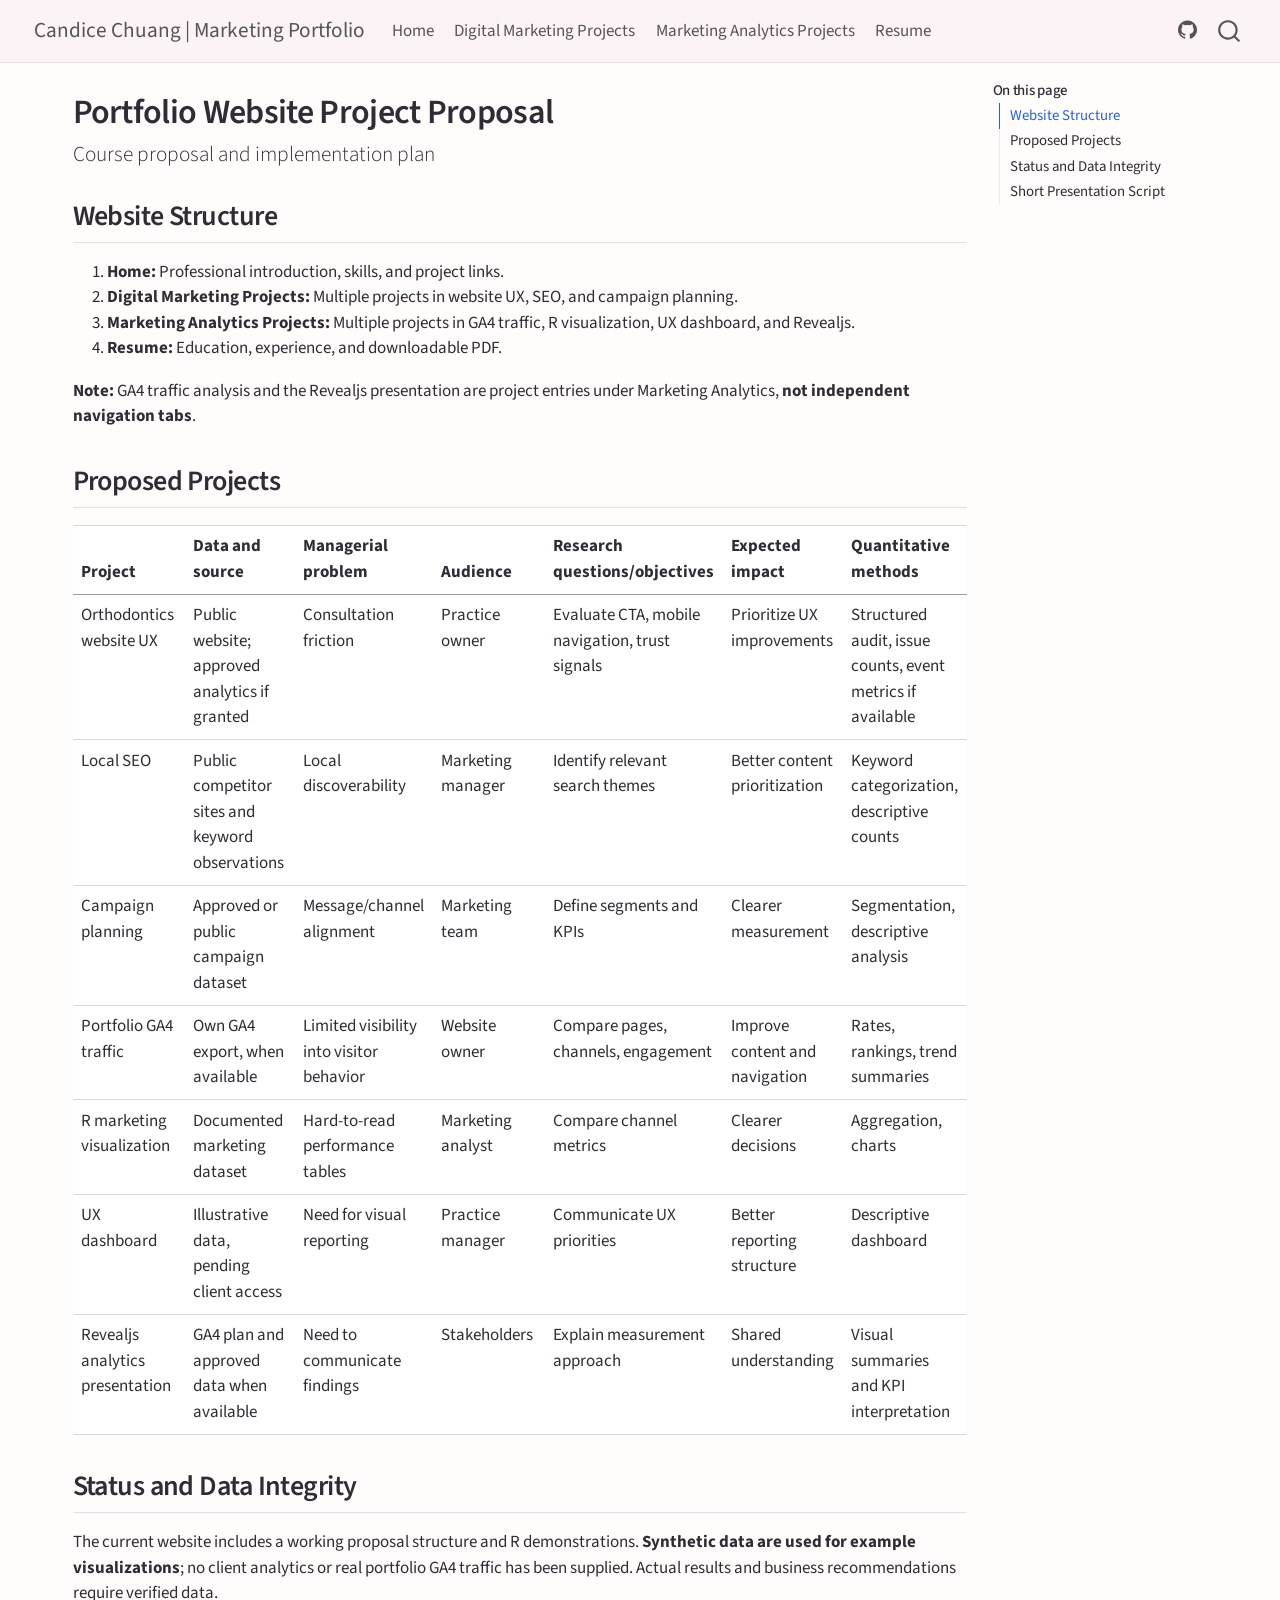
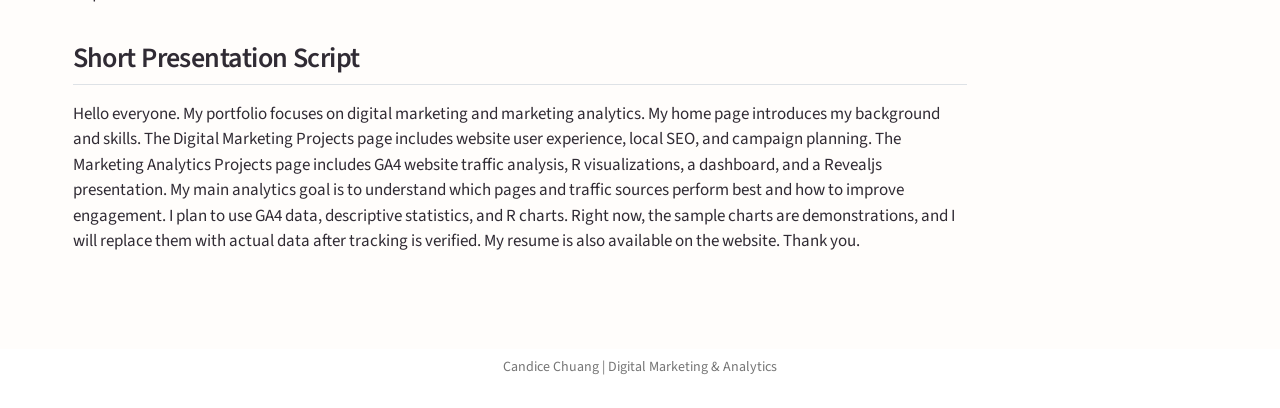
<file: docs/proposal.html>
<!DOCTYPE html>
<html xmlns="http://www.w3.org/1999/xhtml" lang="en" xml:lang="en"><head>

<meta charset="utf-8">
<meta name="generator" content="quarto-1.8.25">

<meta name="viewport" content="width=device-width, initial-scale=1.0, user-scalable=yes">


<title>Portfolio Website Project Proposal – Candice Chuang | Marketing Portfolio</title>
<style>
code{white-space: pre-wrap;}
span.smallcaps{font-variant: small-caps;}
div.columns{display: flex; gap: min(4vw, 1.5em);}
div.column{flex: auto; overflow-x: auto;}
div.hanging-indent{margin-left: 1.5em; text-indent: -1.5em;}
ul.task-list{list-style: none;}
ul.task-list li input[type="checkbox"] {
  width: 0.8em;
  margin: 0 0.8em 0.2em -1em; /* quarto-specific, see https://github.com/quarto-dev/quarto-cli/issues/4556 */ 
  vertical-align: middle;
}
</style>


<script src="site_libs/quarto-nav/quarto-nav.js"></script>
<script src="site_libs/quarto-nav/headroom.min.js"></script>
<script src="site_libs/clipboard/clipboard.min.js"></script>
<script src="site_libs/quarto-search/autocomplete.umd.js"></script>
<script src="site_libs/quarto-search/fuse.min.js"></script>
<script src="site_libs/quarto-search/quarto-search.js"></script>
<meta name="quarto:offset" content="./">
<script src="site_libs/quarto-html/quarto.js" type="module"></script>
<script src="site_libs/quarto-html/tabsets/tabsets.js" type="module"></script>
<script src="site_libs/quarto-html/axe/axe-check.js" type="module"></script>
<script src="site_libs/quarto-html/popper.min.js"></script>
<script src="site_libs/quarto-html/tippy.umd.min.js"></script>
<script src="site_libs/quarto-html/anchor.min.js"></script>
<link href="site_libs/quarto-html/tippy.css" rel="stylesheet">
<link href="site_libs/quarto-html/quarto-syntax-highlighting-7b89279ff1a6dce999919e0e67d4d9ec.css" rel="stylesheet" id="quarto-text-highlighting-styles">
<script src="site_libs/bootstrap/bootstrap.min.js"></script>
<link href="site_libs/bootstrap/bootstrap-icons.css" rel="stylesheet">
<link href="site_libs/bootstrap/bootstrap-5b4ad623e5705c0698d39aec6f10cf02.min.css" rel="stylesheet" append-hash="true" id="quarto-bootstrap" data-mode="light">
<script id="quarto-search-options" type="application/json">{
  "location": "navbar",
  "copy-button": false,
  "collapse-after": 3,
  "panel-placement": "end",
  "type": "overlay",
  "limit": 50,
  "keyboard-shortcut": [
    "f",
    "/",
    "s"
  ],
  "show-item-context": false,
  "language": {
    "search-no-results-text": "No results",
    "search-matching-documents-text": "matching documents",
    "search-copy-link-title": "Copy link to search",
    "search-hide-matches-text": "Hide additional matches",
    "search-more-match-text": "more match in this document",
    "search-more-matches-text": "more matches in this document",
    "search-clear-button-title": "Clear",
    "search-text-placeholder": "",
    "search-detached-cancel-button-title": "Cancel",
    "search-submit-button-title": "Submit",
    "search-label": "Search"
  }
}</script>


<link rel="stylesheet" href="styles.css">
</head>

<body class="nav-fixed quarto-light">

<div id="quarto-search-results"></div>
  <header id="quarto-header" class="headroom fixed-top">
    <nav class="navbar navbar-expand-lg " data-bs-theme="dark">
      <div class="navbar-container container-fluid">
      <div class="navbar-brand-container mx-auto">
    <a href="./index.html" class="navbar-brand navbar-brand-logo">
    </a>
    <a class="navbar-brand" href="./index.html">
    <span class="navbar-title">Candice Chuang | Marketing Portfolio</span>
    </a>
  </div>
            <div id="quarto-search" class="" title="Search"></div>
          <button class="navbar-toggler" type="button" data-bs-toggle="collapse" data-bs-target="#navbarCollapse" aria-controls="navbarCollapse" role="menu" aria-expanded="false" aria-label="Toggle navigation" onclick="if (window.quartoToggleHeadroom) { window.quartoToggleHeadroom(); }">
  <span class="navbar-toggler-icon"></span>
</button>
          <div class="collapse navbar-collapse" id="navbarCollapse">
            <ul class="navbar-nav navbar-nav-scroll me-auto">
  <li class="nav-item">
    <a class="nav-link" href="./index.html"> 
<span class="menu-text">Home</span></a>
  </li>  
  <li class="nav-item">
    <a class="nav-link" href="./digital-marketing.html"> 
<span class="menu-text">Digital Marketing Projects</span></a>
  </li>  
  <li class="nav-item">
    <a class="nav-link" href="./marketing-analytics.html"> 
<span class="menu-text">Marketing Analytics Projects</span></a>
  </li>  
  <li class="nav-item">
    <a class="nav-link" href="./resume.html"> 
<span class="menu-text">Resume</span></a>
  </li>  
</ul>
            <ul class="navbar-nav navbar-nav-scroll ms-auto">
  <li class="nav-item compact">
    <a class="nav-link" href="https://github.com/candicechuang/M10-Quarto-Portfolio"> <i class="bi bi-github" role="img">
</i> 
<span class="menu-text"></span></a>
  </li>  
</ul>
          </div> <!-- /navcollapse -->
            <div class="quarto-navbar-tools">
</div>
      </div> <!-- /container-fluid -->
    </nav>
</header>
<!-- content -->
<div id="quarto-content" class="quarto-container page-columns page-rows-contents page-layout-full page-navbar">
<!-- sidebar -->
<!-- margin-sidebar -->
    <div id="quarto-margin-sidebar" class="sidebar margin-sidebar">
        <nav id="TOC" role="doc-toc" class="toc-active">
    <h2 id="toc-title">On this page</h2>
   
  <ul>
  <li><a href="#website-structure" id="toc-website-structure" class="nav-link active" data-scroll-target="#website-structure">Website Structure</a></li>
  <li><a href="#proposed-projects" id="toc-proposed-projects" class="nav-link" data-scroll-target="#proposed-projects">Proposed Projects</a></li>
  <li><a href="#status-and-data-integrity" id="toc-status-and-data-integrity" class="nav-link" data-scroll-target="#status-and-data-integrity">Status and Data Integrity</a></li>
  <li><a href="#short-presentation-script" id="toc-short-presentation-script" class="nav-link" data-scroll-target="#short-presentation-script">Short Presentation Script</a></li>
  </ul>
</nav>
    </div>
<!-- main -->
<main class="content column-page-left" id="quarto-document-content">

<header id="title-block-header" class="quarto-title-block default">
<div class="quarto-title">
<h1 class="title">Portfolio Website Project Proposal</h1>
<p class="subtitle lead">Course proposal and implementation plan</p>
</div>



<div class="quarto-title-meta column-page-left">

    
  
    
  </div>
  


</header>


<section id="website-structure" class="level2">
<h2 class="anchored" data-anchor-id="website-structure">Website Structure</h2>
<ol type="1">
<li><strong>Home:</strong> Professional introduction, skills, and project links.</li>
<li><strong>Digital Marketing Projects:</strong> Multiple projects in website UX, SEO, and campaign planning.</li>
<li><strong>Marketing Analytics Projects:</strong> Multiple projects in GA4 traffic, R visualization, UX dashboard, and Revealjs.</li>
<li><strong>Resume:</strong> Education, experience, and downloadable PDF.</li>
</ol>
<p><strong>Note:</strong> GA4 traffic analysis and the Revealjs presentation are project entries under Marketing Analytics, <strong>not independent navigation tabs</strong>.</p>
</section>
<section id="proposed-projects" class="level2">
<h2 class="anchored" data-anchor-id="proposed-projects">Proposed Projects</h2>
<table class="caption-top table">
<colgroup>
<col style="width: 14%">
<col style="width: 14%">
<col style="width: 14%">
<col style="width: 14%">
<col style="width: 14%">
<col style="width: 14%">
<col style="width: 14%">
</colgroup>
<thead>
<tr class="header">
<th>Project</th>
<th>Data and source</th>
<th>Managerial problem</th>
<th>Audience</th>
<th>Research questions/objectives</th>
<th>Expected impact</th>
<th>Quantitative methods</th>
</tr>
</thead>
<tbody>
<tr class="odd">
<td>Orthodontics website UX</td>
<td>Public website; approved analytics if granted</td>
<td>Consultation friction</td>
<td>Practice owner</td>
<td>Evaluate CTA, mobile navigation, trust signals</td>
<td>Prioritize UX improvements</td>
<td>Structured audit, issue counts, event metrics if available</td>
</tr>
<tr class="even">
<td>Local SEO</td>
<td>Public competitor sites and keyword observations</td>
<td>Local discoverability</td>
<td>Marketing manager</td>
<td>Identify relevant search themes</td>
<td>Better content prioritization</td>
<td>Keyword categorization, descriptive counts</td>
</tr>
<tr class="odd">
<td>Campaign planning</td>
<td>Approved or public campaign dataset</td>
<td>Message/channel alignment</td>
<td>Marketing team</td>
<td>Define segments and KPIs</td>
<td>Clearer measurement</td>
<td>Segmentation, descriptive analysis</td>
</tr>
<tr class="even">
<td>Portfolio GA4 traffic</td>
<td>Own GA4 export, when available</td>
<td>Limited visibility into visitor behavior</td>
<td>Website owner</td>
<td>Compare pages, channels, engagement</td>
<td>Improve content and navigation</td>
<td>Rates, rankings, trend summaries</td>
</tr>
<tr class="odd">
<td>R marketing visualization</td>
<td>Documented marketing dataset</td>
<td>Hard-to-read performance tables</td>
<td>Marketing analyst</td>
<td>Compare channel metrics</td>
<td>Clearer decisions</td>
<td>Aggregation, charts</td>
</tr>
<tr class="even">
<td>UX dashboard</td>
<td>Illustrative data, pending client access</td>
<td>Need for visual reporting</td>
<td>Practice manager</td>
<td>Communicate UX priorities</td>
<td>Better reporting structure</td>
<td>Descriptive dashboard</td>
</tr>
<tr class="odd">
<td>Revealjs analytics presentation</td>
<td>GA4 plan and approved data when available</td>
<td>Need to communicate findings</td>
<td>Stakeholders</td>
<td>Explain measurement approach</td>
<td>Shared understanding</td>
<td>Visual summaries and KPI interpretation</td>
</tr>
</tbody>
</table>
</section>
<section id="status-and-data-integrity" class="level2">
<h2 class="anchored" data-anchor-id="status-and-data-integrity">Status and Data Integrity</h2>
<p>The current website includes a working proposal structure and R demonstrations. <strong>Synthetic data are used for example visualizations</strong>; no client analytics or real portfolio GA4 traffic has been supplied. Actual results and business recommendations require verified data.</p>
</section>
<section id="short-presentation-script" class="level2">
<h2 class="anchored" data-anchor-id="short-presentation-script">Short Presentation Script</h2>
<p>Hello everyone. My portfolio focuses on digital marketing and marketing analytics. My home page introduces my background and skills. The Digital Marketing Projects page includes website user experience, local SEO, and campaign planning. The Marketing Analytics Projects page includes GA4 website traffic analysis, R visualizations, a dashboard, and a Revealjs presentation. My main analytics goal is to understand which pages and traffic sources perform best and how to improve engagement. I plan to use GA4 data, descriptive statistics, and R charts. Right now, the sample charts are demonstrations, and I will replace them with actual data after tracking is verified. My resume is also available on the website. Thank you.</p>


</section>

</main> <!-- /main -->
<script id="quarto-html-after-body" type="application/javascript">
  window.document.addEventListener("DOMContentLoaded", function (event) {
    const icon = "";
    const anchorJS = new window.AnchorJS();
    anchorJS.options = {
      placement: 'right',
      icon: icon
    };
    anchorJS.add('.anchored');
    const isCodeAnnotation = (el) => {
      for (const clz of el.classList) {
        if (clz.startsWith('code-annotation-')) {                     
          return true;
        }
      }
      return false;
    }
    const onCopySuccess = function(e) {
      // button target
      const button = e.trigger;
      // don't keep focus
      button.blur();
      // flash "checked"
      button.classList.add('code-copy-button-checked');
      var currentTitle = button.getAttribute("title");
      button.setAttribute("title", "Copied!");
      let tooltip;
      if (window.bootstrap) {
        button.setAttribute("data-bs-toggle", "tooltip");
        button.setAttribute("data-bs-placement", "left");
        button.setAttribute("data-bs-title", "Copied!");
        tooltip = new bootstrap.Tooltip(button, 
          { trigger: "manual", 
            customClass: "code-copy-button-tooltip",
            offset: [0, -8]});
        tooltip.show();    
      }
      setTimeout(function() {
        if (tooltip) {
          tooltip.hide();
          button.removeAttribute("data-bs-title");
          button.removeAttribute("data-bs-toggle");
          button.removeAttribute("data-bs-placement");
        }
        button.setAttribute("title", currentTitle);
        button.classList.remove('code-copy-button-checked');
      }, 1000);
      // clear code selection
      e.clearSelection();
    }
    const getTextToCopy = function(trigger) {
      const outerScaffold = trigger.parentElement.cloneNode(true);
      const codeEl = outerScaffold.querySelector('code');
      for (const childEl of codeEl.children) {
        if (isCodeAnnotation(childEl)) {
          childEl.remove();
        }
      }
      return codeEl.innerText;
    }
    const clipboard = new window.ClipboardJS('.code-copy-button:not([data-in-quarto-modal])', {
      text: getTextToCopy
    });
    clipboard.on('success', onCopySuccess);
    if (window.document.getElementById('quarto-embedded-source-code-modal')) {
      const clipboardModal = new window.ClipboardJS('.code-copy-button[data-in-quarto-modal]', {
        text: getTextToCopy,
        container: window.document.getElementById('quarto-embedded-source-code-modal')
      });
      clipboardModal.on('success', onCopySuccess);
    }
      var localhostRegex = new RegExp(/^(?:http|https):\/\/localhost\:?[0-9]*\//);
      var mailtoRegex = new RegExp(/^mailto:/);
        var filterRegex = new RegExp('/' + window.location.host + '/');
      var isInternal = (href) => {
          return filterRegex.test(href) || localhostRegex.test(href) || mailtoRegex.test(href);
      }
      // Inspect non-navigation links and adorn them if external
     var links = window.document.querySelectorAll('a[href]:not(.nav-link):not(.navbar-brand):not(.toc-action):not(.sidebar-link):not(.sidebar-item-toggle):not(.pagination-link):not(.no-external):not([aria-hidden]):not(.dropdown-item):not(.quarto-navigation-tool):not(.about-link)');
      for (var i=0; i<links.length; i++) {
        const link = links[i];
        if (!isInternal(link.href)) {
          // undo the damage that might have been done by quarto-nav.js in the case of
          // links that we want to consider external
          if (link.dataset.originalHref !== undefined) {
            link.href = link.dataset.originalHref;
          }
        }
      }
    function tippyHover(el, contentFn, onTriggerFn, onUntriggerFn) {
      const config = {
        allowHTML: true,
        maxWidth: 500,
        delay: 100,
        arrow: false,
        appendTo: function(el) {
            return el.parentElement;
        },
        interactive: true,
        interactiveBorder: 10,
        theme: 'quarto',
        placement: 'bottom-start',
      };
      if (contentFn) {
        config.content = contentFn;
      }
      if (onTriggerFn) {
        config.onTrigger = onTriggerFn;
      }
      if (onUntriggerFn) {
        config.onUntrigger = onUntriggerFn;
      }
      window.tippy(el, config); 
    }
    const noterefs = window.document.querySelectorAll('a[role="doc-noteref"]');
    for (var i=0; i<noterefs.length; i++) {
      const ref = noterefs[i];
      tippyHover(ref, function() {
        // use id or data attribute instead here
        let href = ref.getAttribute('data-footnote-href') || ref.getAttribute('href');
        try { href = new URL(href).hash; } catch {}
        const id = href.replace(/^#\/?/, "");
        const note = window.document.getElementById(id);
        if (note) {
          return note.innerHTML;
        } else {
          return "";
        }
      });
    }
    const xrefs = window.document.querySelectorAll('a.quarto-xref');
    const processXRef = (id, note) => {
      // Strip column container classes
      const stripColumnClz = (el) => {
        el.classList.remove("page-full", "page-columns");
        if (el.children) {
          for (const child of el.children) {
            stripColumnClz(child);
          }
        }
      }
      stripColumnClz(note)
      if (id === null || id.startsWith('sec-')) {
        // Special case sections, only their first couple elements
        const container = document.createElement("div");
        if (note.children && note.children.length > 2) {
          container.appendChild(note.children[0].cloneNode(true));
          for (let i = 1; i < note.children.length; i++) {
            const child = note.children[i];
            if (child.tagName === "P" && child.innerText === "") {
              continue;
            } else {
              container.appendChild(child.cloneNode(true));
              break;
            }
          }
          if (window.Quarto?.typesetMath) {
            window.Quarto.typesetMath(container);
          }
          return container.innerHTML
        } else {
          if (window.Quarto?.typesetMath) {
            window.Quarto.typesetMath(note);
          }
          return note.innerHTML;
        }
      } else {
        // Remove any anchor links if they are present
        const anchorLink = note.querySelector('a.anchorjs-link');
        if (anchorLink) {
          anchorLink.remove();
        }
        if (window.Quarto?.typesetMath) {
          window.Quarto.typesetMath(note);
        }
        if (note.classList.contains("callout")) {
          return note.outerHTML;
        } else {
          return note.innerHTML;
        }
      }
    }
    for (var i=0; i<xrefs.length; i++) {
      const xref = xrefs[i];
      tippyHover(xref, undefined, function(instance) {
        instance.disable();
        let url = xref.getAttribute('href');
        let hash = undefined; 
        if (url.startsWith('#')) {
          hash = url;
        } else {
          try { hash = new URL(url).hash; } catch {}
        }
        if (hash) {
          const id = hash.replace(/^#\/?/, "");
          const note = window.document.getElementById(id);
          if (note !== null) {
            try {
              const html = processXRef(id, note.cloneNode(true));
              instance.setContent(html);
            } finally {
              instance.enable();
              instance.show();
            }
          } else {
            // See if we can fetch this
            fetch(url.split('#')[0])
            .then(res => res.text())
            .then(html => {
              const parser = new DOMParser();
              const htmlDoc = parser.parseFromString(html, "text/html");
              const note = htmlDoc.getElementById(id);
              if (note !== null) {
                const html = processXRef(id, note);
                instance.setContent(html);
              } 
            }).finally(() => {
              instance.enable();
              instance.show();
            });
          }
        } else {
          // See if we can fetch a full url (with no hash to target)
          // This is a special case and we should probably do some content thinning / targeting
          fetch(url)
          .then(res => res.text())
          .then(html => {
            const parser = new DOMParser();
            const htmlDoc = parser.parseFromString(html, "text/html");
            const note = htmlDoc.querySelector('main.content');
            if (note !== null) {
              // This should only happen for chapter cross references
              // (since there is no id in the URL)
              // remove the first header
              if (note.children.length > 0 && note.children[0].tagName === "HEADER") {
                note.children[0].remove();
              }
              const html = processXRef(null, note);
              instance.setContent(html);
            } 
          }).finally(() => {
            instance.enable();
            instance.show();
          });
        }
      }, function(instance) {
      });
    }
        let selectedAnnoteEl;
        const selectorForAnnotation = ( cell, annotation) => {
          let cellAttr = 'data-code-cell="' + cell + '"';
          let lineAttr = 'data-code-annotation="' +  annotation + '"';
          const selector = 'span[' + cellAttr + '][' + lineAttr + ']';
          return selector;
        }
        const selectCodeLines = (annoteEl) => {
          const doc = window.document;
          const targetCell = annoteEl.getAttribute("data-target-cell");
          const targetAnnotation = annoteEl.getAttribute("data-target-annotation");
          const annoteSpan = window.document.querySelector(selectorForAnnotation(targetCell, targetAnnotation));
          const lines = annoteSpan.getAttribute("data-code-lines").split(",");
          const lineIds = lines.map((line) => {
            return targetCell + "-" + line;
          })
          let top = null;
          let height = null;
          let parent = null;
          if (lineIds.length > 0) {
              //compute the position of the single el (top and bottom and make a div)
              const el = window.document.getElementById(lineIds[0]);
              top = el.offsetTop;
              height = el.offsetHeight;
              parent = el.parentElement.parentElement;
            if (lineIds.length > 1) {
              const lastEl = window.document.getElementById(lineIds[lineIds.length - 1]);
              const bottom = lastEl.offsetTop + lastEl.offsetHeight;
              height = bottom - top;
            }
            if (top !== null && height !== null && parent !== null) {
              // cook up a div (if necessary) and position it 
              let div = window.document.getElementById("code-annotation-line-highlight");
              if (div === null) {
                div = window.document.createElement("div");
                div.setAttribute("id", "code-annotation-line-highlight");
                div.style.position = 'absolute';
                parent.appendChild(div);
              }
              div.style.top = top - 2 + "px";
              div.style.height = height + 4 + "px";
              div.style.left = 0;
              let gutterDiv = window.document.getElementById("code-annotation-line-highlight-gutter");
              if (gutterDiv === null) {
                gutterDiv = window.document.createElement("div");
                gutterDiv.setAttribute("id", "code-annotation-line-highlight-gutter");
                gutterDiv.style.position = 'absolute';
                const codeCell = window.document.getElementById(targetCell);
                const gutter = codeCell.querySelector('.code-annotation-gutter');
                gutter.appendChild(gutterDiv);
              }
              gutterDiv.style.top = top - 2 + "px";
              gutterDiv.style.height = height + 4 + "px";
            }
            selectedAnnoteEl = annoteEl;
          }
        };
        const unselectCodeLines = () => {
          const elementsIds = ["code-annotation-line-highlight", "code-annotation-line-highlight-gutter"];
          elementsIds.forEach((elId) => {
            const div = window.document.getElementById(elId);
            if (div) {
              div.remove();
            }
          });
          selectedAnnoteEl = undefined;
        };
          // Handle positioning of the toggle
      window.addEventListener(
        "resize",
        throttle(() => {
          elRect = undefined;
          if (selectedAnnoteEl) {
            selectCodeLines(selectedAnnoteEl);
          }
        }, 10)
      );
      function throttle(fn, ms) {
      let throttle = false;
      let timer;
        return (...args) => {
          if(!throttle) { // first call gets through
              fn.apply(this, args);
              throttle = true;
          } else { // all the others get throttled
              if(timer) clearTimeout(timer); // cancel #2
              timer = setTimeout(() => {
                fn.apply(this, args);
                timer = throttle = false;
              }, ms);
          }
        };
      }
        // Attach click handler to the DT
        const annoteDls = window.document.querySelectorAll('dt[data-target-cell]');
        for (const annoteDlNode of annoteDls) {
          annoteDlNode.addEventListener('click', (event) => {
            const clickedEl = event.target;
            if (clickedEl !== selectedAnnoteEl) {
              unselectCodeLines();
              const activeEl = window.document.querySelector('dt[data-target-cell].code-annotation-active');
              if (activeEl) {
                activeEl.classList.remove('code-annotation-active');
              }
              selectCodeLines(clickedEl);
              clickedEl.classList.add('code-annotation-active');
            } else {
              // Unselect the line
              unselectCodeLines();
              clickedEl.classList.remove('code-annotation-active');
            }
          });
        }
    const findCites = (el) => {
      const parentEl = el.parentElement;
      if (parentEl) {
        const cites = parentEl.dataset.cites;
        if (cites) {
          return {
            el,
            cites: cites.split(' ')
          };
        } else {
          return findCites(el.parentElement)
        }
      } else {
        return undefined;
      }
    };
    var bibliorefs = window.document.querySelectorAll('a[role="doc-biblioref"]');
    for (var i=0; i<bibliorefs.length; i++) {
      const ref = bibliorefs[i];
      const citeInfo = findCites(ref);
      if (citeInfo) {
        tippyHover(citeInfo.el, function() {
          var popup = window.document.createElement('div');
          citeInfo.cites.forEach(function(cite) {
            var citeDiv = window.document.createElement('div');
            citeDiv.classList.add('hanging-indent');
            citeDiv.classList.add('csl-entry');
            var biblioDiv = window.document.getElementById('ref-' + cite);
            if (biblioDiv) {
              citeDiv.innerHTML = biblioDiv.innerHTML;
            }
            popup.appendChild(citeDiv);
          });
          return popup.innerHTML;
        });
      }
    }
  });
  </script>
</div> <!-- /content -->
<footer class="footer">
  <div class="nav-footer">
    <div class="nav-footer-left">
      &nbsp;
    </div>   
    <div class="nav-footer-center">
<p>Candice Chuang | Digital Marketing &amp; Analytics</p>
</div>
    <div class="nav-footer-right">
      &nbsp;
    </div>
  </div>
</footer>




</body></html>
</file>
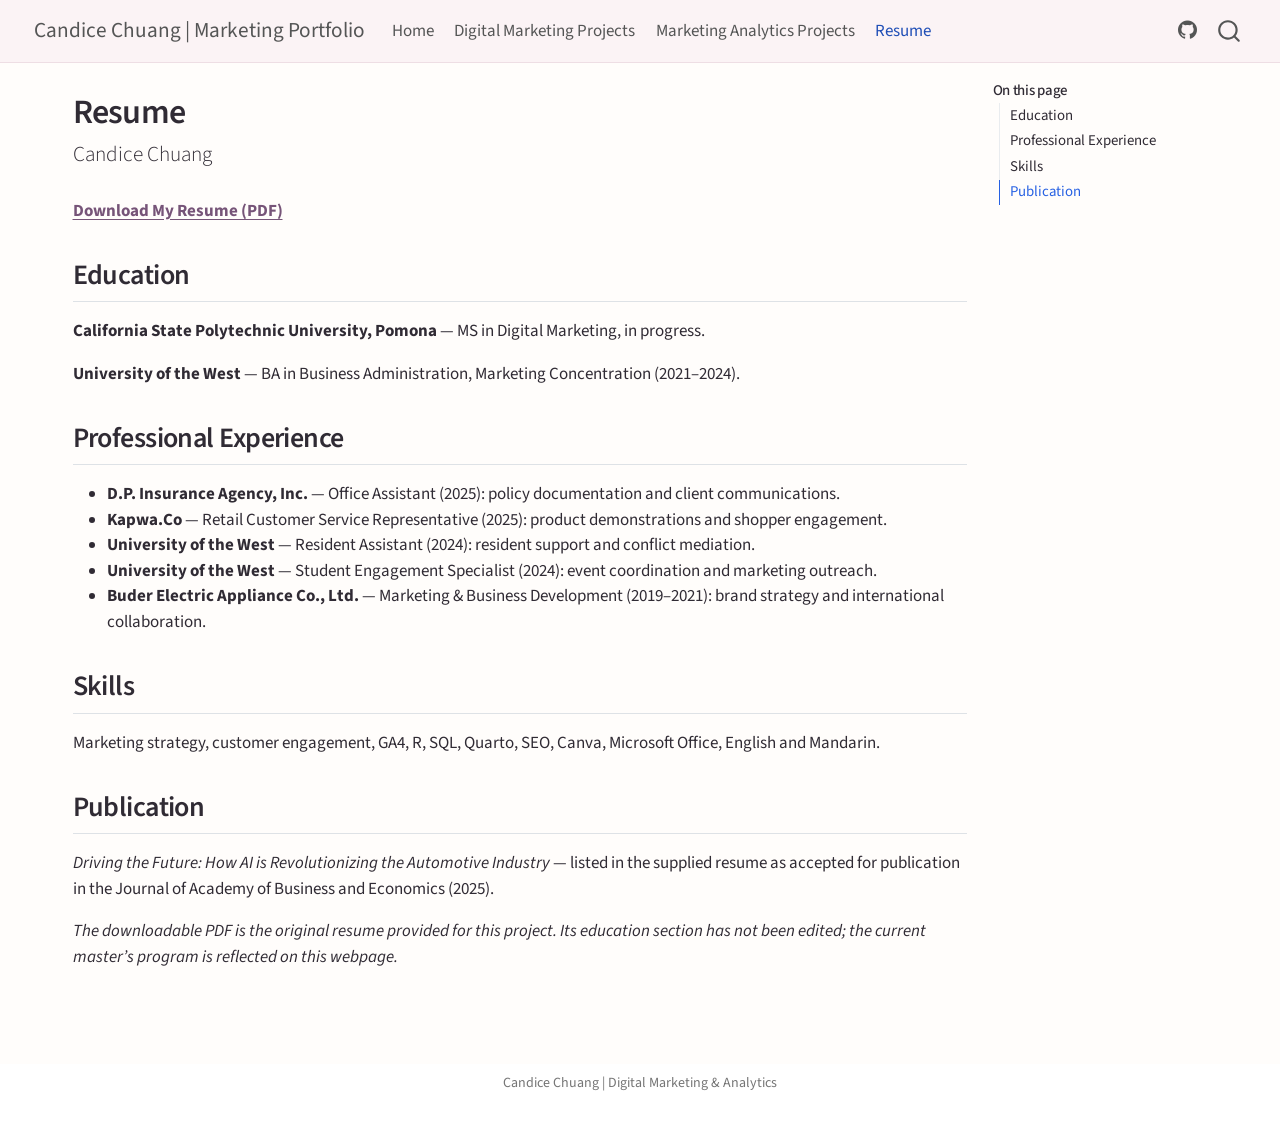
<file: docs/resume.html>
<!DOCTYPE html>
<html xmlns="http://www.w3.org/1999/xhtml" lang="en" xml:lang="en"><head>

<meta charset="utf-8">
<meta name="generator" content="quarto-1.8.25">

<meta name="viewport" content="width=device-width, initial-scale=1.0, user-scalable=yes">


<title>Resume – Candice Chuang | Marketing Portfolio</title>
<style>
code{white-space: pre-wrap;}
span.smallcaps{font-variant: small-caps;}
div.columns{display: flex; gap: min(4vw, 1.5em);}
div.column{flex: auto; overflow-x: auto;}
div.hanging-indent{margin-left: 1.5em; text-indent: -1.5em;}
ul.task-list{list-style: none;}
ul.task-list li input[type="checkbox"] {
  width: 0.8em;
  margin: 0 0.8em 0.2em -1em; /* quarto-specific, see https://github.com/quarto-dev/quarto-cli/issues/4556 */ 
  vertical-align: middle;
}
</style>


<script src="site_libs/quarto-nav/quarto-nav.js"></script>
<script src="site_libs/quarto-nav/headroom.min.js"></script>
<script src="site_libs/clipboard/clipboard.min.js"></script>
<script src="site_libs/quarto-search/autocomplete.umd.js"></script>
<script src="site_libs/quarto-search/fuse.min.js"></script>
<script src="site_libs/quarto-search/quarto-search.js"></script>
<meta name="quarto:offset" content="./">
<script src="site_libs/quarto-html/quarto.js" type="module"></script>
<script src="site_libs/quarto-html/tabsets/tabsets.js" type="module"></script>
<script src="site_libs/quarto-html/axe/axe-check.js" type="module"></script>
<script src="site_libs/quarto-html/popper.min.js"></script>
<script src="site_libs/quarto-html/tippy.umd.min.js"></script>
<script src="site_libs/quarto-html/anchor.min.js"></script>
<link href="site_libs/quarto-html/tippy.css" rel="stylesheet">
<link href="site_libs/quarto-html/quarto-syntax-highlighting-7b89279ff1a6dce999919e0e67d4d9ec.css" rel="stylesheet" id="quarto-text-highlighting-styles">
<script src="site_libs/bootstrap/bootstrap.min.js"></script>
<link href="site_libs/bootstrap/bootstrap-icons.css" rel="stylesheet">
<link href="site_libs/bootstrap/bootstrap-5b4ad623e5705c0698d39aec6f10cf02.min.css" rel="stylesheet" append-hash="true" id="quarto-bootstrap" data-mode="light">
<script id="quarto-search-options" type="application/json">{
  "location": "navbar",
  "copy-button": false,
  "collapse-after": 3,
  "panel-placement": "end",
  "type": "overlay",
  "limit": 50,
  "keyboard-shortcut": [
    "f",
    "/",
    "s"
  ],
  "show-item-context": false,
  "language": {
    "search-no-results-text": "No results",
    "search-matching-documents-text": "matching documents",
    "search-copy-link-title": "Copy link to search",
    "search-hide-matches-text": "Hide additional matches",
    "search-more-match-text": "more match in this document",
    "search-more-matches-text": "more matches in this document",
    "search-clear-button-title": "Clear",
    "search-text-placeholder": "",
    "search-detached-cancel-button-title": "Cancel",
    "search-submit-button-title": "Submit",
    "search-label": "Search"
  }
}</script>


<link rel="stylesheet" href="styles.css">
</head>

<body class="nav-fixed quarto-light">

<div id="quarto-search-results"></div>
  <header id="quarto-header" class="headroom fixed-top">
    <nav class="navbar navbar-expand-lg " data-bs-theme="dark">
      <div class="navbar-container container-fluid">
      <div class="navbar-brand-container mx-auto">
    <a href="./index.html" class="navbar-brand navbar-brand-logo">
    </a>
    <a class="navbar-brand" href="./index.html">
    <span class="navbar-title">Candice Chuang | Marketing Portfolio</span>
    </a>
  </div>
            <div id="quarto-search" class="" title="Search"></div>
          <button class="navbar-toggler" type="button" data-bs-toggle="collapse" data-bs-target="#navbarCollapse" aria-controls="navbarCollapse" role="menu" aria-expanded="false" aria-label="Toggle navigation" onclick="if (window.quartoToggleHeadroom) { window.quartoToggleHeadroom(); }">
  <span class="navbar-toggler-icon"></span>
</button>
          <div class="collapse navbar-collapse" id="navbarCollapse">
            <ul class="navbar-nav navbar-nav-scroll me-auto">
  <li class="nav-item">
    <a class="nav-link" href="./index.html"> 
<span class="menu-text">Home</span></a>
  </li>  
  <li class="nav-item">
    <a class="nav-link" href="./digital-marketing.html"> 
<span class="menu-text">Digital Marketing Projects</span></a>
  </li>  
  <li class="nav-item">
    <a class="nav-link" href="./marketing-analytics.html"> 
<span class="menu-text">Marketing Analytics Projects</span></a>
  </li>  
  <li class="nav-item">
    <a class="nav-link active" href="./resume.html" aria-current="page"> 
<span class="menu-text">Resume</span></a>
  </li>  
</ul>
            <ul class="navbar-nav navbar-nav-scroll ms-auto">
  <li class="nav-item compact">
    <a class="nav-link" href="https://github.com/candicechuang/M10-Quarto-Portfolio"> <i class="bi bi-github" role="img">
</i> 
<span class="menu-text"></span></a>
  </li>  
</ul>
          </div> <!-- /navcollapse -->
            <div class="quarto-navbar-tools">
</div>
      </div> <!-- /container-fluid -->
    </nav>
</header>
<!-- content -->
<div id="quarto-content" class="quarto-container page-columns page-rows-contents page-layout-full page-navbar">
<!-- sidebar -->
<!-- margin-sidebar -->
    <div id="quarto-margin-sidebar" class="sidebar margin-sidebar">
        <nav id="TOC" role="doc-toc" class="toc-active">
    <h2 id="toc-title">On this page</h2>
   
  <ul>
  <li><a href="#education" id="toc-education" class="nav-link active" data-scroll-target="#education">Education</a></li>
  <li><a href="#professional-experience" id="toc-professional-experience" class="nav-link" data-scroll-target="#professional-experience">Professional Experience</a></li>
  <li><a href="#skills" id="toc-skills" class="nav-link" data-scroll-target="#skills">Skills</a></li>
  <li><a href="#publication" id="toc-publication" class="nav-link" data-scroll-target="#publication">Publication</a></li>
  </ul>
</nav>
    </div>
<!-- main -->
<main class="content column-page-left" id="quarto-document-content">

<header id="title-block-header" class="quarto-title-block default">
<div class="quarto-title">
<h1 class="title">Resume</h1>
<p class="subtitle lead">Candice Chuang</p>
</div>



<div class="quarto-title-meta column-page-left">

    
  
    
  </div>
  


</header>


<p><a href="Candice_Chuang_Resume.pdf"><strong>Download My Resume (PDF)</strong></a></p>
<section id="education" class="level2">
<h2 class="anchored" data-anchor-id="education">Education</h2>
<p><strong>California State Polytechnic University, Pomona</strong> — MS in Digital Marketing, in progress.</p>
<p><strong>University of the West</strong> — BA in Business Administration, Marketing Concentration (2021–2024).</p>
</section>
<section id="professional-experience" class="level2">
<h2 class="anchored" data-anchor-id="professional-experience">Professional Experience</h2>
<ul>
<li><strong>D.P. Insurance Agency, Inc.</strong> — Office Assistant (2025): policy documentation and client communications.</li>
<li><strong>Kapwa.Co</strong> — Retail Customer Service Representative (2025): product demonstrations and shopper engagement.</li>
<li><strong>University of the West</strong> — Resident Assistant (2024): resident support and conflict mediation.</li>
<li><strong>University of the West</strong> — Student Engagement Specialist (2024): event coordination and marketing outreach.</li>
<li><strong>Buder Electric Appliance Co., Ltd.</strong> — Marketing &amp; Business Development (2019–2021): brand strategy and international collaboration.</li>
</ul>
</section>
<section id="skills" class="level2">
<h2 class="anchored" data-anchor-id="skills">Skills</h2>
<p>Marketing strategy, customer engagement, GA4, R, SQL, Quarto, SEO, Canva, Microsoft Office, English and Mandarin.</p>
</section>
<section id="publication" class="level2">
<h2 class="anchored" data-anchor-id="publication">Publication</h2>
<p><em>Driving the Future: How AI is Revolutionizing the Automotive Industry</em> — listed in the supplied resume as accepted for publication in the Journal of Academy of Business and Economics (2025).</p>
<p><em>The downloadable PDF is the original resume provided for this project. Its education section has not been edited; the current master’s program is reflected on this webpage.</em></p>


</section>

</main> <!-- /main -->
<script id="quarto-html-after-body" type="application/javascript">
  window.document.addEventListener("DOMContentLoaded", function (event) {
    const icon = "";
    const anchorJS = new window.AnchorJS();
    anchorJS.options = {
      placement: 'right',
      icon: icon
    };
    anchorJS.add('.anchored');
    const isCodeAnnotation = (el) => {
      for (const clz of el.classList) {
        if (clz.startsWith('code-annotation-')) {                     
          return true;
        }
      }
      return false;
    }
    const onCopySuccess = function(e) {
      // button target
      const button = e.trigger;
      // don't keep focus
      button.blur();
      // flash "checked"
      button.classList.add('code-copy-button-checked');
      var currentTitle = button.getAttribute("title");
      button.setAttribute("title", "Copied!");
      let tooltip;
      if (window.bootstrap) {
        button.setAttribute("data-bs-toggle", "tooltip");
        button.setAttribute("data-bs-placement", "left");
        button.setAttribute("data-bs-title", "Copied!");
        tooltip = new bootstrap.Tooltip(button, 
          { trigger: "manual", 
            customClass: "code-copy-button-tooltip",
            offset: [0, -8]});
        tooltip.show();    
      }
      setTimeout(function() {
        if (tooltip) {
          tooltip.hide();
          button.removeAttribute("data-bs-title");
          button.removeAttribute("data-bs-toggle");
          button.removeAttribute("data-bs-placement");
        }
        button.setAttribute("title", currentTitle);
        button.classList.remove('code-copy-button-checked');
      }, 1000);
      // clear code selection
      e.clearSelection();
    }
    const getTextToCopy = function(trigger) {
      const outerScaffold = trigger.parentElement.cloneNode(true);
      const codeEl = outerScaffold.querySelector('code');
      for (const childEl of codeEl.children) {
        if (isCodeAnnotation(childEl)) {
          childEl.remove();
        }
      }
      return codeEl.innerText;
    }
    const clipboard = new window.ClipboardJS('.code-copy-button:not([data-in-quarto-modal])', {
      text: getTextToCopy
    });
    clipboard.on('success', onCopySuccess);
    if (window.document.getElementById('quarto-embedded-source-code-modal')) {
      const clipboardModal = new window.ClipboardJS('.code-copy-button[data-in-quarto-modal]', {
        text: getTextToCopy,
        container: window.document.getElementById('quarto-embedded-source-code-modal')
      });
      clipboardModal.on('success', onCopySuccess);
    }
      var localhostRegex = new RegExp(/^(?:http|https):\/\/localhost\:?[0-9]*\//);
      var mailtoRegex = new RegExp(/^mailto:/);
        var filterRegex = new RegExp('/' + window.location.host + '/');
      var isInternal = (href) => {
          return filterRegex.test(href) || localhostRegex.test(href) || mailtoRegex.test(href);
      }
      // Inspect non-navigation links and adorn them if external
     var links = window.document.querySelectorAll('a[href]:not(.nav-link):not(.navbar-brand):not(.toc-action):not(.sidebar-link):not(.sidebar-item-toggle):not(.pagination-link):not(.no-external):not([aria-hidden]):not(.dropdown-item):not(.quarto-navigation-tool):not(.about-link)');
      for (var i=0; i<links.length; i++) {
        const link = links[i];
        if (!isInternal(link.href)) {
          // undo the damage that might have been done by quarto-nav.js in the case of
          // links that we want to consider external
          if (link.dataset.originalHref !== undefined) {
            link.href = link.dataset.originalHref;
          }
        }
      }
    function tippyHover(el, contentFn, onTriggerFn, onUntriggerFn) {
      const config = {
        allowHTML: true,
        maxWidth: 500,
        delay: 100,
        arrow: false,
        appendTo: function(el) {
            return el.parentElement;
        },
        interactive: true,
        interactiveBorder: 10,
        theme: 'quarto',
        placement: 'bottom-start',
      };
      if (contentFn) {
        config.content = contentFn;
      }
      if (onTriggerFn) {
        config.onTrigger = onTriggerFn;
      }
      if (onUntriggerFn) {
        config.onUntrigger = onUntriggerFn;
      }
      window.tippy(el, config); 
    }
    const noterefs = window.document.querySelectorAll('a[role="doc-noteref"]');
    for (var i=0; i<noterefs.length; i++) {
      const ref = noterefs[i];
      tippyHover(ref, function() {
        // use id or data attribute instead here
        let href = ref.getAttribute('data-footnote-href') || ref.getAttribute('href');
        try { href = new URL(href).hash; } catch {}
        const id = href.replace(/^#\/?/, "");
        const note = window.document.getElementById(id);
        if (note) {
          return note.innerHTML;
        } else {
          return "";
        }
      });
    }
    const xrefs = window.document.querySelectorAll('a.quarto-xref');
    const processXRef = (id, note) => {
      // Strip column container classes
      const stripColumnClz = (el) => {
        el.classList.remove("page-full", "page-columns");
        if (el.children) {
          for (const child of el.children) {
            stripColumnClz(child);
          }
        }
      }
      stripColumnClz(note)
      if (id === null || id.startsWith('sec-')) {
        // Special case sections, only their first couple elements
        const container = document.createElement("div");
        if (note.children && note.children.length > 2) {
          container.appendChild(note.children[0].cloneNode(true));
          for (let i = 1; i < note.children.length; i++) {
            const child = note.children[i];
            if (child.tagName === "P" && child.innerText === "") {
              continue;
            } else {
              container.appendChild(child.cloneNode(true));
              break;
            }
          }
          if (window.Quarto?.typesetMath) {
            window.Quarto.typesetMath(container);
          }
          return container.innerHTML
        } else {
          if (window.Quarto?.typesetMath) {
            window.Quarto.typesetMath(note);
          }
          return note.innerHTML;
        }
      } else {
        // Remove any anchor links if they are present
        const anchorLink = note.querySelector('a.anchorjs-link');
        if (anchorLink) {
          anchorLink.remove();
        }
        if (window.Quarto?.typesetMath) {
          window.Quarto.typesetMath(note);
        }
        if (note.classList.contains("callout")) {
          return note.outerHTML;
        } else {
          return note.innerHTML;
        }
      }
    }
    for (var i=0; i<xrefs.length; i++) {
      const xref = xrefs[i];
      tippyHover(xref, undefined, function(instance) {
        instance.disable();
        let url = xref.getAttribute('href');
        let hash = undefined; 
        if (url.startsWith('#')) {
          hash = url;
        } else {
          try { hash = new URL(url).hash; } catch {}
        }
        if (hash) {
          const id = hash.replace(/^#\/?/, "");
          const note = window.document.getElementById(id);
          if (note !== null) {
            try {
              const html = processXRef(id, note.cloneNode(true));
              instance.setContent(html);
            } finally {
              instance.enable();
              instance.show();
            }
          } else {
            // See if we can fetch this
            fetch(url.split('#')[0])
            .then(res => res.text())
            .then(html => {
              const parser = new DOMParser();
              const htmlDoc = parser.parseFromString(html, "text/html");
              const note = htmlDoc.getElementById(id);
              if (note !== null) {
                const html = processXRef(id, note);
                instance.setContent(html);
              } 
            }).finally(() => {
              instance.enable();
              instance.show();
            });
          }
        } else {
          // See if we can fetch a full url (with no hash to target)
          // This is a special case and we should probably do some content thinning / targeting
          fetch(url)
          .then(res => res.text())
          .then(html => {
            const parser = new DOMParser();
            const htmlDoc = parser.parseFromString(html, "text/html");
            const note = htmlDoc.querySelector('main.content');
            if (note !== null) {
              // This should only happen for chapter cross references
              // (since there is no id in the URL)
              // remove the first header
              if (note.children.length > 0 && note.children[0].tagName === "HEADER") {
                note.children[0].remove();
              }
              const html = processXRef(null, note);
              instance.setContent(html);
            } 
          }).finally(() => {
            instance.enable();
            instance.show();
          });
        }
      }, function(instance) {
      });
    }
        let selectedAnnoteEl;
        const selectorForAnnotation = ( cell, annotation) => {
          let cellAttr = 'data-code-cell="' + cell + '"';
          let lineAttr = 'data-code-annotation="' +  annotation + '"';
          const selector = 'span[' + cellAttr + '][' + lineAttr + ']';
          return selector;
        }
        const selectCodeLines = (annoteEl) => {
          const doc = window.document;
          const targetCell = annoteEl.getAttribute("data-target-cell");
          const targetAnnotation = annoteEl.getAttribute("data-target-annotation");
          const annoteSpan = window.document.querySelector(selectorForAnnotation(targetCell, targetAnnotation));
          const lines = annoteSpan.getAttribute("data-code-lines").split(",");
          const lineIds = lines.map((line) => {
            return targetCell + "-" + line;
          })
          let top = null;
          let height = null;
          let parent = null;
          if (lineIds.length > 0) {
              //compute the position of the single el (top and bottom and make a div)
              const el = window.document.getElementById(lineIds[0]);
              top = el.offsetTop;
              height = el.offsetHeight;
              parent = el.parentElement.parentElement;
            if (lineIds.length > 1) {
              const lastEl = window.document.getElementById(lineIds[lineIds.length - 1]);
              const bottom = lastEl.offsetTop + lastEl.offsetHeight;
              height = bottom - top;
            }
            if (top !== null && height !== null && parent !== null) {
              // cook up a div (if necessary) and position it 
              let div = window.document.getElementById("code-annotation-line-highlight");
              if (div === null) {
                div = window.document.createElement("div");
                div.setAttribute("id", "code-annotation-line-highlight");
                div.style.position = 'absolute';
                parent.appendChild(div);
              }
              div.style.top = top - 2 + "px";
              div.style.height = height + 4 + "px";
              div.style.left = 0;
              let gutterDiv = window.document.getElementById("code-annotation-line-highlight-gutter");
              if (gutterDiv === null) {
                gutterDiv = window.document.createElement("div");
                gutterDiv.setAttribute("id", "code-annotation-line-highlight-gutter");
                gutterDiv.style.position = 'absolute';
                const codeCell = window.document.getElementById(targetCell);
                const gutter = codeCell.querySelector('.code-annotation-gutter');
                gutter.appendChild(gutterDiv);
              }
              gutterDiv.style.top = top - 2 + "px";
              gutterDiv.style.height = height + 4 + "px";
            }
            selectedAnnoteEl = annoteEl;
          }
        };
        const unselectCodeLines = () => {
          const elementsIds = ["code-annotation-line-highlight", "code-annotation-line-highlight-gutter"];
          elementsIds.forEach((elId) => {
            const div = window.document.getElementById(elId);
            if (div) {
              div.remove();
            }
          });
          selectedAnnoteEl = undefined;
        };
          // Handle positioning of the toggle
      window.addEventListener(
        "resize",
        throttle(() => {
          elRect = undefined;
          if (selectedAnnoteEl) {
            selectCodeLines(selectedAnnoteEl);
          }
        }, 10)
      );
      function throttle(fn, ms) {
      let throttle = false;
      let timer;
        return (...args) => {
          if(!throttle) { // first call gets through
              fn.apply(this, args);
              throttle = true;
          } else { // all the others get throttled
              if(timer) clearTimeout(timer); // cancel #2
              timer = setTimeout(() => {
                fn.apply(this, args);
                timer = throttle = false;
              }, ms);
          }
        };
      }
        // Attach click handler to the DT
        const annoteDls = window.document.querySelectorAll('dt[data-target-cell]');
        for (const annoteDlNode of annoteDls) {
          annoteDlNode.addEventListener('click', (event) => {
            const clickedEl = event.target;
            if (clickedEl !== selectedAnnoteEl) {
              unselectCodeLines();
              const activeEl = window.document.querySelector('dt[data-target-cell].code-annotation-active');
              if (activeEl) {
                activeEl.classList.remove('code-annotation-active');
              }
              selectCodeLines(clickedEl);
              clickedEl.classList.add('code-annotation-active');
            } else {
              // Unselect the line
              unselectCodeLines();
              clickedEl.classList.remove('code-annotation-active');
            }
          });
        }
    const findCites = (el) => {
      const parentEl = el.parentElement;
      if (parentEl) {
        const cites = parentEl.dataset.cites;
        if (cites) {
          return {
            el,
            cites: cites.split(' ')
          };
        } else {
          return findCites(el.parentElement)
        }
      } else {
        return undefined;
      }
    };
    var bibliorefs = window.document.querySelectorAll('a[role="doc-biblioref"]');
    for (var i=0; i<bibliorefs.length; i++) {
      const ref = bibliorefs[i];
      const citeInfo = findCites(ref);
      if (citeInfo) {
        tippyHover(citeInfo.el, function() {
          var popup = window.document.createElement('div');
          citeInfo.cites.forEach(function(cite) {
            var citeDiv = window.document.createElement('div');
            citeDiv.classList.add('hanging-indent');
            citeDiv.classList.add('csl-entry');
            var biblioDiv = window.document.getElementById('ref-' + cite);
            if (biblioDiv) {
              citeDiv.innerHTML = biblioDiv.innerHTML;
            }
            popup.appendChild(citeDiv);
          });
          return popup.innerHTML;
        });
      }
    }
  });
  </script>
</div> <!-- /content -->
<footer class="footer">
  <div class="nav-footer">
    <div class="nav-footer-left">
      &nbsp;
    </div>   
    <div class="nav-footer-center">
<p>Candice Chuang | Digital Marketing &amp; Analytics</p>
</div>
    <div class="nav-footer-right">
      &nbsp;
    </div>
  </div>
</footer>




</body></html>
</file>
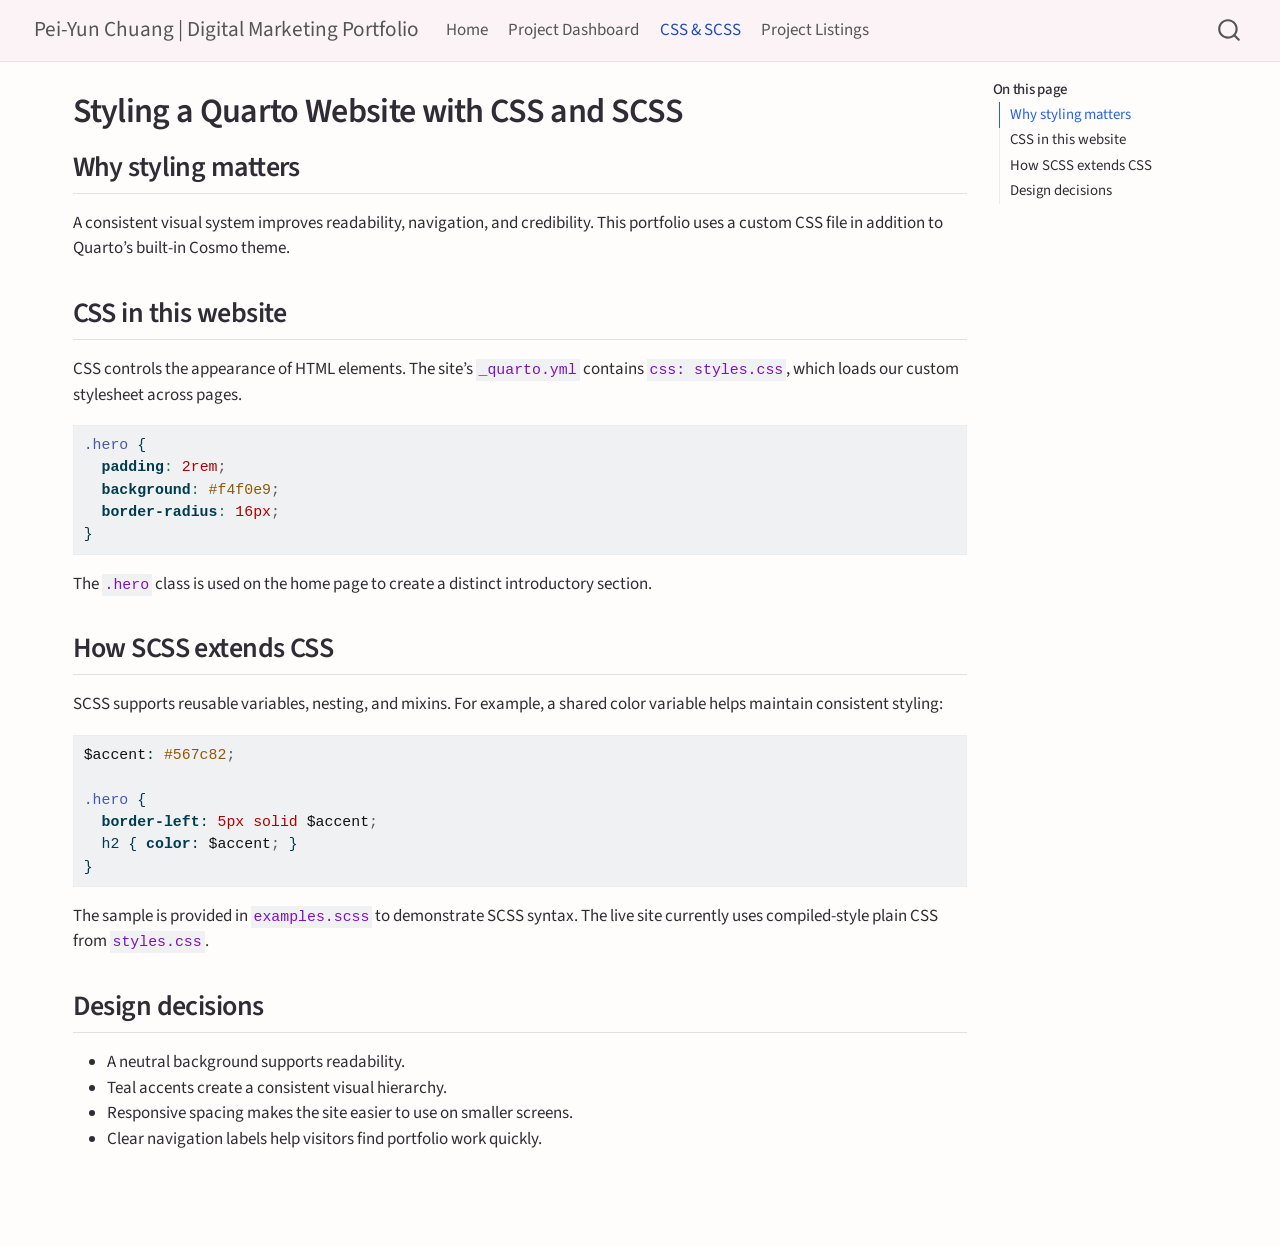
<file: docs/styling.html>
<!DOCTYPE html>
<html xmlns="http://www.w3.org/1999/xhtml" lang="en" xml:lang="en"><head>

<meta charset="utf-8">
<meta name="generator" content="quarto-1.8.25">

<meta name="viewport" content="width=device-width, initial-scale=1.0, user-scalable=yes">


<title>Styling a Quarto Website with CSS and SCSS – Pei-Yun Chuang | Digital Marketing Portfolio</title>
<style>
code{white-space: pre-wrap;}
span.smallcaps{font-variant: small-caps;}
div.columns{display: flex; gap: min(4vw, 1.5em);}
div.column{flex: auto; overflow-x: auto;}
div.hanging-indent{margin-left: 1.5em; text-indent: -1.5em;}
ul.task-list{list-style: none;}
ul.task-list li input[type="checkbox"] {
  width: 0.8em;
  margin: 0 0.8em 0.2em -1em; /* quarto-specific, see https://github.com/quarto-dev/quarto-cli/issues/4556 */ 
  vertical-align: middle;
}
/* CSS for syntax highlighting */
html { -webkit-text-size-adjust: 100%; }
pre > code.sourceCode { white-space: pre; position: relative; }
pre > code.sourceCode > span { display: inline-block; line-height: 1.25; }
pre > code.sourceCode > span:empty { height: 1.2em; }
.sourceCode { overflow: visible; }
code.sourceCode > span { color: inherit; text-decoration: inherit; }
div.sourceCode { margin: 1em 0; }
pre.sourceCode { margin: 0; }
@media screen {
div.sourceCode { overflow: auto; }
}
@media print {
pre > code.sourceCode { white-space: pre-wrap; }
pre > code.sourceCode > span { text-indent: -5em; padding-left: 5em; }
}
pre.numberSource code
  { counter-reset: source-line 0; }
pre.numberSource code > span
  { position: relative; left: -4em; counter-increment: source-line; }
pre.numberSource code > span > a:first-child::before
  { content: counter(source-line);
    position: relative; left: -1em; text-align: right; vertical-align: baseline;
    border: none; display: inline-block;
    -webkit-touch-callout: none; -webkit-user-select: none;
    -khtml-user-select: none; -moz-user-select: none;
    -ms-user-select: none; user-select: none;
    padding: 0 4px; width: 4em;
  }
pre.numberSource { margin-left: 3em;  padding-left: 4px; }
div.sourceCode
  {   }
@media screen {
pre > code.sourceCode > span > a:first-child::before { text-decoration: underline; }
}
</style>


<script src="site_libs/quarto-nav/quarto-nav.js"></script>
<script src="site_libs/quarto-nav/headroom.min.js"></script>
<script src="site_libs/clipboard/clipboard.min.js"></script>
<script src="site_libs/quarto-search/autocomplete.umd.js"></script>
<script src="site_libs/quarto-search/fuse.min.js"></script>
<script src="site_libs/quarto-search/quarto-search.js"></script>
<meta name="quarto:offset" content="./">
<script src="site_libs/quarto-html/quarto.js" type="module"></script>
<script src="site_libs/quarto-html/tabsets/tabsets.js" type="module"></script>
<script src="site_libs/quarto-html/axe/axe-check.js" type="module"></script>
<script src="site_libs/quarto-html/popper.min.js"></script>
<script src="site_libs/quarto-html/tippy.umd.min.js"></script>
<script src="site_libs/quarto-html/anchor.min.js"></script>
<link href="site_libs/quarto-html/tippy.css" rel="stylesheet">
<link href="site_libs/quarto-html/quarto-syntax-highlighting-7b89279ff1a6dce999919e0e67d4d9ec.css" rel="stylesheet" id="quarto-text-highlighting-styles">
<script src="site_libs/bootstrap/bootstrap.min.js"></script>
<link href="site_libs/bootstrap/bootstrap-icons.css" rel="stylesheet">
<link href="site_libs/bootstrap/bootstrap-5b4ad623e5705c0698d39aec6f10cf02.min.css" rel="stylesheet" append-hash="true" id="quarto-bootstrap" data-mode="light">
<script id="quarto-search-options" type="application/json">{
  "location": "navbar",
  "copy-button": false,
  "collapse-after": 3,
  "panel-placement": "end",
  "type": "overlay",
  "limit": 50,
  "keyboard-shortcut": [
    "f",
    "/",
    "s"
  ],
  "show-item-context": false,
  "language": {
    "search-no-results-text": "No results",
    "search-matching-documents-text": "matching documents",
    "search-copy-link-title": "Copy link to search",
    "search-hide-matches-text": "Hide additional matches",
    "search-more-match-text": "more match in this document",
    "search-more-matches-text": "more matches in this document",
    "search-clear-button-title": "Clear",
    "search-text-placeholder": "",
    "search-detached-cancel-button-title": "Cancel",
    "search-submit-button-title": "Submit",
    "search-label": "Search"
  }
}</script>


<link rel="stylesheet" href="styles.css">
</head>

<body class="nav-fixed quarto-light">

<div id="quarto-search-results"></div>
  <header id="quarto-header" class="headroom fixed-top">
    <nav class="navbar navbar-expand-lg " data-bs-theme="dark">
      <div class="navbar-container container-fluid">
      <div class="navbar-brand-container mx-auto">
    <a href="./index.html" class="navbar-brand navbar-brand-logo">
    </a>
    <a class="navbar-brand" href="./index.html">
    <span class="navbar-title">Pei-Yun Chuang | Digital Marketing Portfolio</span>
    </a>
  </div>
            <div id="quarto-search" class="" title="Search"></div>
          <button class="navbar-toggler" type="button" data-bs-toggle="collapse" data-bs-target="#navbarCollapse" aria-controls="navbarCollapse" role="menu" aria-expanded="false" aria-label="Toggle navigation" onclick="if (window.quartoToggleHeadroom) { window.quartoToggleHeadroom(); }">
  <span class="navbar-toggler-icon"></span>
</button>
          <div class="collapse navbar-collapse" id="navbarCollapse">
            <ul class="navbar-nav navbar-nav-scroll me-auto">
  <li class="nav-item">
    <a class="nav-link" href="./index.html"> 
<span class="menu-text">Home</span></a>
  </li>  
  <li class="nav-item">
    <a class="nav-link" href="./dashboard.html"> 
<span class="menu-text">Project Dashboard</span></a>
  </li>  
  <li class="nav-item">
    <a class="nav-link active" href="./styling.html" aria-current="page"> 
<span class="menu-text">CSS &amp; SCSS</span></a>
  </li>  
  <li class="nav-item">
    <a class="nav-link" href="./listings.html"> 
<span class="menu-text">Project Listings</span></a>
  </li>  
</ul>
          </div> <!-- /navcollapse -->
            <div class="quarto-navbar-tools">
</div>
      </div> <!-- /container-fluid -->
    </nav>
</header>
<!-- content -->
<div id="quarto-content" class="quarto-container page-columns page-rows-contents page-layout-full page-navbar">
<!-- sidebar -->
<!-- margin-sidebar -->
    <div id="quarto-margin-sidebar" class="sidebar margin-sidebar">
        <nav id="TOC" role="doc-toc" class="toc-active">
    <h2 id="toc-title">On this page</h2>
   
  <ul>
  <li><a href="#why-styling-matters" id="toc-why-styling-matters" class="nav-link active" data-scroll-target="#why-styling-matters">Why styling matters</a></li>
  <li><a href="#css-in-this-website" id="toc-css-in-this-website" class="nav-link" data-scroll-target="#css-in-this-website">CSS in this website</a></li>
  <li><a href="#how-scss-extends-css" id="toc-how-scss-extends-css" class="nav-link" data-scroll-target="#how-scss-extends-css">How SCSS extends CSS</a></li>
  <li><a href="#design-decisions" id="toc-design-decisions" class="nav-link" data-scroll-target="#design-decisions">Design decisions</a></li>
  </ul>
</nav>
    </div>
<!-- main -->
<main class="content column-page-left" id="quarto-document-content">

<header id="title-block-header" class="quarto-title-block default">
<div class="quarto-title">
<h1 class="title">Styling a Quarto Website with CSS and SCSS</h1>
</div>



<div class="quarto-title-meta column-page-left">

    
  
    
  </div>
  


</header>


<section id="why-styling-matters" class="level2">
<h2 class="anchored" data-anchor-id="why-styling-matters">Why styling matters</h2>
<p>A consistent visual system improves readability, navigation, and credibility. This portfolio uses a custom CSS file in addition to Quarto’s built-in Cosmo theme.</p>
</section>
<section id="css-in-this-website" class="level2">
<h2 class="anchored" data-anchor-id="css-in-this-website">CSS in this website</h2>
<p>CSS controls the appearance of HTML elements. The site’s <code>_quarto.yml</code> contains <code>css: styles.css</code>, which loads our custom stylesheet across pages.</p>
<div class="code-copy-outer-scaffold"><div class="sourceCode" id="cb1"><pre class="sourceCode css code-with-copy"><code class="sourceCode css"><span id="cb1-1"><a href="#cb1-1" aria-hidden="true" tabindex="-1"></a><span class="fu">.hero</span> {</span>
<span id="cb1-2"><a href="#cb1-2" aria-hidden="true" tabindex="-1"></a>  <span class="kw">padding</span><span class="ch">:</span> <span class="dv">2</span><span class="dt">rem</span><span class="op">;</span></span>
<span id="cb1-3"><a href="#cb1-3" aria-hidden="true" tabindex="-1"></a>  <span class="kw">background</span><span class="ch">:</span> <span class="cn">#f4f0e9</span><span class="op">;</span></span>
<span id="cb1-4"><a href="#cb1-4" aria-hidden="true" tabindex="-1"></a>  <span class="kw">border-radius</span><span class="ch">:</span> <span class="dv">16</span><span class="dt">px</span><span class="op">;</span></span>
<span id="cb1-5"><a href="#cb1-5" aria-hidden="true" tabindex="-1"></a>}</span></code></pre></div><button title="Copy to Clipboard" class="code-copy-button"><i class="bi"></i></button></div>
<p>The <code>.hero</code> class is used on the home page to create a distinct introductory section.</p>
</section>
<section id="how-scss-extends-css" class="level2">
<h2 class="anchored" data-anchor-id="how-scss-extends-css">How SCSS extends CSS</h2>
<p>SCSS supports reusable variables, nesting, and mixins. For example, a shared color variable helps maintain consistent styling:</p>
<div class="code-copy-outer-scaffold"><div class="sourceCode" id="cb2"><pre class="sourceCode scss code-with-copy"><code class="sourceCode scss"><span id="cb2-1"><a href="#cb2-1" aria-hidden="true" tabindex="-1"></a><span class="va">$accent</span>: <span class="cn">#567c82</span><span class="op">;</span></span>
<span id="cb2-2"><a href="#cb2-2" aria-hidden="true" tabindex="-1"></a></span>
<span id="cb2-3"><a href="#cb2-3" aria-hidden="true" tabindex="-1"></a><span class="fu">.hero</span> {</span>
<span id="cb2-4"><a href="#cb2-4" aria-hidden="true" tabindex="-1"></a>  <span class="kw">border-left</span>: <span class="dv">5</span><span class="dt">px</span> <span class="dv">solid</span> <span class="va">$accent</span><span class="op">;</span></span>
<span id="cb2-5"><a href="#cb2-5" aria-hidden="true" tabindex="-1"></a>  h2 { <span class="kw">color</span>: <span class="va">$accent</span><span class="op">;</span> }</span>
<span id="cb2-6"><a href="#cb2-6" aria-hidden="true" tabindex="-1"></a>}</span></code></pre></div><button title="Copy to Clipboard" class="code-copy-button"><i class="bi"></i></button></div>
<p>The sample is provided in <code>examples.scss</code> to demonstrate SCSS syntax. The live site currently uses compiled-style plain CSS from <code>styles.css</code>.</p>
</section>
<section id="design-decisions" class="level2">
<h2 class="anchored" data-anchor-id="design-decisions">Design decisions</h2>
<ul>
<li>A neutral background supports readability.</li>
<li>Teal accents create a consistent visual hierarchy.</li>
<li>Responsive spacing makes the site easier to use on smaller screens.</li>
<li>Clear navigation labels help visitors find portfolio work quickly.</li>
</ul>


</section>

</main> <!-- /main -->
<script id="quarto-html-after-body" type="application/javascript">
  window.document.addEventListener("DOMContentLoaded", function (event) {
    const icon = "";
    const anchorJS = new window.AnchorJS();
    anchorJS.options = {
      placement: 'right',
      icon: icon
    };
    anchorJS.add('.anchored');
    const isCodeAnnotation = (el) => {
      for (const clz of el.classList) {
        if (clz.startsWith('code-annotation-')) {                     
          return true;
        }
      }
      return false;
    }
    const onCopySuccess = function(e) {
      // button target
      const button = e.trigger;
      // don't keep focus
      button.blur();
      // flash "checked"
      button.classList.add('code-copy-button-checked');
      var currentTitle = button.getAttribute("title");
      button.setAttribute("title", "Copied!");
      let tooltip;
      if (window.bootstrap) {
        button.setAttribute("data-bs-toggle", "tooltip");
        button.setAttribute("data-bs-placement", "left");
        button.setAttribute("data-bs-title", "Copied!");
        tooltip = new bootstrap.Tooltip(button, 
          { trigger: "manual", 
            customClass: "code-copy-button-tooltip",
            offset: [0, -8]});
        tooltip.show();    
      }
      setTimeout(function() {
        if (tooltip) {
          tooltip.hide();
          button.removeAttribute("data-bs-title");
          button.removeAttribute("data-bs-toggle");
          button.removeAttribute("data-bs-placement");
        }
        button.setAttribute("title", currentTitle);
        button.classList.remove('code-copy-button-checked');
      }, 1000);
      // clear code selection
      e.clearSelection();
    }
    const getTextToCopy = function(trigger) {
      const outerScaffold = trigger.parentElement.cloneNode(true);
      const codeEl = outerScaffold.querySelector('code');
      for (const childEl of codeEl.children) {
        if (isCodeAnnotation(childEl)) {
          childEl.remove();
        }
      }
      return codeEl.innerText;
    }
    const clipboard = new window.ClipboardJS('.code-copy-button:not([data-in-quarto-modal])', {
      text: getTextToCopy
    });
    clipboard.on('success', onCopySuccess);
    if (window.document.getElementById('quarto-embedded-source-code-modal')) {
      const clipboardModal = new window.ClipboardJS('.code-copy-button[data-in-quarto-modal]', {
        text: getTextToCopy,
        container: window.document.getElementById('quarto-embedded-source-code-modal')
      });
      clipboardModal.on('success', onCopySuccess);
    }
      var localhostRegex = new RegExp(/^(?:http|https):\/\/localhost\:?[0-9]*\//);
      var mailtoRegex = new RegExp(/^mailto:/);
        var filterRegex = new RegExp('/' + window.location.host + '/');
      var isInternal = (href) => {
          return filterRegex.test(href) || localhostRegex.test(href) || mailtoRegex.test(href);
      }
      // Inspect non-navigation links and adorn them if external
     var links = window.document.querySelectorAll('a[href]:not(.nav-link):not(.navbar-brand):not(.toc-action):not(.sidebar-link):not(.sidebar-item-toggle):not(.pagination-link):not(.no-external):not([aria-hidden]):not(.dropdown-item):not(.quarto-navigation-tool):not(.about-link)');
      for (var i=0; i<links.length; i++) {
        const link = links[i];
        if (!isInternal(link.href)) {
          // undo the damage that might have been done by quarto-nav.js in the case of
          // links that we want to consider external
          if (link.dataset.originalHref !== undefined) {
            link.href = link.dataset.originalHref;
          }
        }
      }
    function tippyHover(el, contentFn, onTriggerFn, onUntriggerFn) {
      const config = {
        allowHTML: true,
        maxWidth: 500,
        delay: 100,
        arrow: false,
        appendTo: function(el) {
            return el.parentElement;
        },
        interactive: true,
        interactiveBorder: 10,
        theme: 'quarto',
        placement: 'bottom-start',
      };
      if (contentFn) {
        config.content = contentFn;
      }
      if (onTriggerFn) {
        config.onTrigger = onTriggerFn;
      }
      if (onUntriggerFn) {
        config.onUntrigger = onUntriggerFn;
      }
      window.tippy(el, config); 
    }
    const noterefs = window.document.querySelectorAll('a[role="doc-noteref"]');
    for (var i=0; i<noterefs.length; i++) {
      const ref = noterefs[i];
      tippyHover(ref, function() {
        // use id or data attribute instead here
        let href = ref.getAttribute('data-footnote-href') || ref.getAttribute('href');
        try { href = new URL(href).hash; } catch {}
        const id = href.replace(/^#\/?/, "");
        const note = window.document.getElementById(id);
        if (note) {
          return note.innerHTML;
        } else {
          return "";
        }
      });
    }
    const xrefs = window.document.querySelectorAll('a.quarto-xref');
    const processXRef = (id, note) => {
      // Strip column container classes
      const stripColumnClz = (el) => {
        el.classList.remove("page-full", "page-columns");
        if (el.children) {
          for (const child of el.children) {
            stripColumnClz(child);
          }
        }
      }
      stripColumnClz(note)
      if (id === null || id.startsWith('sec-')) {
        // Special case sections, only their first couple elements
        const container = document.createElement("div");
        if (note.children && note.children.length > 2) {
          container.appendChild(note.children[0].cloneNode(true));
          for (let i = 1; i < note.children.length; i++) {
            const child = note.children[i];
            if (child.tagName === "P" && child.innerText === "") {
              continue;
            } else {
              container.appendChild(child.cloneNode(true));
              break;
            }
          }
          if (window.Quarto?.typesetMath) {
            window.Quarto.typesetMath(container);
          }
          return container.innerHTML
        } else {
          if (window.Quarto?.typesetMath) {
            window.Quarto.typesetMath(note);
          }
          return note.innerHTML;
        }
      } else {
        // Remove any anchor links if they are present
        const anchorLink = note.querySelector('a.anchorjs-link');
        if (anchorLink) {
          anchorLink.remove();
        }
        if (window.Quarto?.typesetMath) {
          window.Quarto.typesetMath(note);
        }
        if (note.classList.contains("callout")) {
          return note.outerHTML;
        } else {
          return note.innerHTML;
        }
      }
    }
    for (var i=0; i<xrefs.length; i++) {
      const xref = xrefs[i];
      tippyHover(xref, undefined, function(instance) {
        instance.disable();
        let url = xref.getAttribute('href');
        let hash = undefined; 
        if (url.startsWith('#')) {
          hash = url;
        } else {
          try { hash = new URL(url).hash; } catch {}
        }
        if (hash) {
          const id = hash.replace(/^#\/?/, "");
          const note = window.document.getElementById(id);
          if (note !== null) {
            try {
              const html = processXRef(id, note.cloneNode(true));
              instance.setContent(html);
            } finally {
              instance.enable();
              instance.show();
            }
          } else {
            // See if we can fetch this
            fetch(url.split('#')[0])
            .then(res => res.text())
            .then(html => {
              const parser = new DOMParser();
              const htmlDoc = parser.parseFromString(html, "text/html");
              const note = htmlDoc.getElementById(id);
              if (note !== null) {
                const html = processXRef(id, note);
                instance.setContent(html);
              } 
            }).finally(() => {
              instance.enable();
              instance.show();
            });
          }
        } else {
          // See if we can fetch a full url (with no hash to target)
          // This is a special case and we should probably do some content thinning / targeting
          fetch(url)
          .then(res => res.text())
          .then(html => {
            const parser = new DOMParser();
            const htmlDoc = parser.parseFromString(html, "text/html");
            const note = htmlDoc.querySelector('main.content');
            if (note !== null) {
              // This should only happen for chapter cross references
              // (since there is no id in the URL)
              // remove the first header
              if (note.children.length > 0 && note.children[0].tagName === "HEADER") {
                note.children[0].remove();
              }
              const html = processXRef(null, note);
              instance.setContent(html);
            } 
          }).finally(() => {
            instance.enable();
            instance.show();
          });
        }
      }, function(instance) {
      });
    }
        let selectedAnnoteEl;
        const selectorForAnnotation = ( cell, annotation) => {
          let cellAttr = 'data-code-cell="' + cell + '"';
          let lineAttr = 'data-code-annotation="' +  annotation + '"';
          const selector = 'span[' + cellAttr + '][' + lineAttr + ']';
          return selector;
        }
        const selectCodeLines = (annoteEl) => {
          const doc = window.document;
          const targetCell = annoteEl.getAttribute("data-target-cell");
          const targetAnnotation = annoteEl.getAttribute("data-target-annotation");
          const annoteSpan = window.document.querySelector(selectorForAnnotation(targetCell, targetAnnotation));
          const lines = annoteSpan.getAttribute("data-code-lines").split(",");
          const lineIds = lines.map((line) => {
            return targetCell + "-" + line;
          })
          let top = null;
          let height = null;
          let parent = null;
          if (lineIds.length > 0) {
              //compute the position of the single el (top and bottom and make a div)
              const el = window.document.getElementById(lineIds[0]);
              top = el.offsetTop;
              height = el.offsetHeight;
              parent = el.parentElement.parentElement;
            if (lineIds.length > 1) {
              const lastEl = window.document.getElementById(lineIds[lineIds.length - 1]);
              const bottom = lastEl.offsetTop + lastEl.offsetHeight;
              height = bottom - top;
            }
            if (top !== null && height !== null && parent !== null) {
              // cook up a div (if necessary) and position it 
              let div = window.document.getElementById("code-annotation-line-highlight");
              if (div === null) {
                div = window.document.createElement("div");
                div.setAttribute("id", "code-annotation-line-highlight");
                div.style.position = 'absolute';
                parent.appendChild(div);
              }
              div.style.top = top - 2 + "px";
              div.style.height = height + 4 + "px";
              div.style.left = 0;
              let gutterDiv = window.document.getElementById("code-annotation-line-highlight-gutter");
              if (gutterDiv === null) {
                gutterDiv = window.document.createElement("div");
                gutterDiv.setAttribute("id", "code-annotation-line-highlight-gutter");
                gutterDiv.style.position = 'absolute';
                const codeCell = window.document.getElementById(targetCell);
                const gutter = codeCell.querySelector('.code-annotation-gutter');
                gutter.appendChild(gutterDiv);
              }
              gutterDiv.style.top = top - 2 + "px";
              gutterDiv.style.height = height + 4 + "px";
            }
            selectedAnnoteEl = annoteEl;
          }
        };
        const unselectCodeLines = () => {
          const elementsIds = ["code-annotation-line-highlight", "code-annotation-line-highlight-gutter"];
          elementsIds.forEach((elId) => {
            const div = window.document.getElementById(elId);
            if (div) {
              div.remove();
            }
          });
          selectedAnnoteEl = undefined;
        };
          // Handle positioning of the toggle
      window.addEventListener(
        "resize",
        throttle(() => {
          elRect = undefined;
          if (selectedAnnoteEl) {
            selectCodeLines(selectedAnnoteEl);
          }
        }, 10)
      );
      function throttle(fn, ms) {
      let throttle = false;
      let timer;
        return (...args) => {
          if(!throttle) { // first call gets through
              fn.apply(this, args);
              throttle = true;
          } else { // all the others get throttled
              if(timer) clearTimeout(timer); // cancel #2
              timer = setTimeout(() => {
                fn.apply(this, args);
                timer = throttle = false;
              }, ms);
          }
        };
      }
        // Attach click handler to the DT
        const annoteDls = window.document.querySelectorAll('dt[data-target-cell]');
        for (const annoteDlNode of annoteDls) {
          annoteDlNode.addEventListener('click', (event) => {
            const clickedEl = event.target;
            if (clickedEl !== selectedAnnoteEl) {
              unselectCodeLines();
              const activeEl = window.document.querySelector('dt[data-target-cell].code-annotation-active');
              if (activeEl) {
                activeEl.classList.remove('code-annotation-active');
              }
              selectCodeLines(clickedEl);
              clickedEl.classList.add('code-annotation-active');
            } else {
              // Unselect the line
              unselectCodeLines();
              clickedEl.classList.remove('code-annotation-active');
            }
          });
        }
    const findCites = (el) => {
      const parentEl = el.parentElement;
      if (parentEl) {
        const cites = parentEl.dataset.cites;
        if (cites) {
          return {
            el,
            cites: cites.split(' ')
          };
        } else {
          return findCites(el.parentElement)
        }
      } else {
        return undefined;
      }
    };
    var bibliorefs = window.document.querySelectorAll('a[role="doc-biblioref"]');
    for (var i=0; i<bibliorefs.length; i++) {
      const ref = bibliorefs[i];
      const citeInfo = findCites(ref);
      if (citeInfo) {
        tippyHover(citeInfo.el, function() {
          var popup = window.document.createElement('div');
          citeInfo.cites.forEach(function(cite) {
            var citeDiv = window.document.createElement('div');
            citeDiv.classList.add('hanging-indent');
            citeDiv.classList.add('csl-entry');
            var biblioDiv = window.document.getElementById('ref-' + cite);
            if (biblioDiv) {
              citeDiv.innerHTML = biblioDiv.innerHTML;
            }
            popup.appendChild(citeDiv);
          });
          return popup.innerHTML;
        });
      }
    }
  });
  </script>
</div> <!-- /content -->




</body></html>
</file>
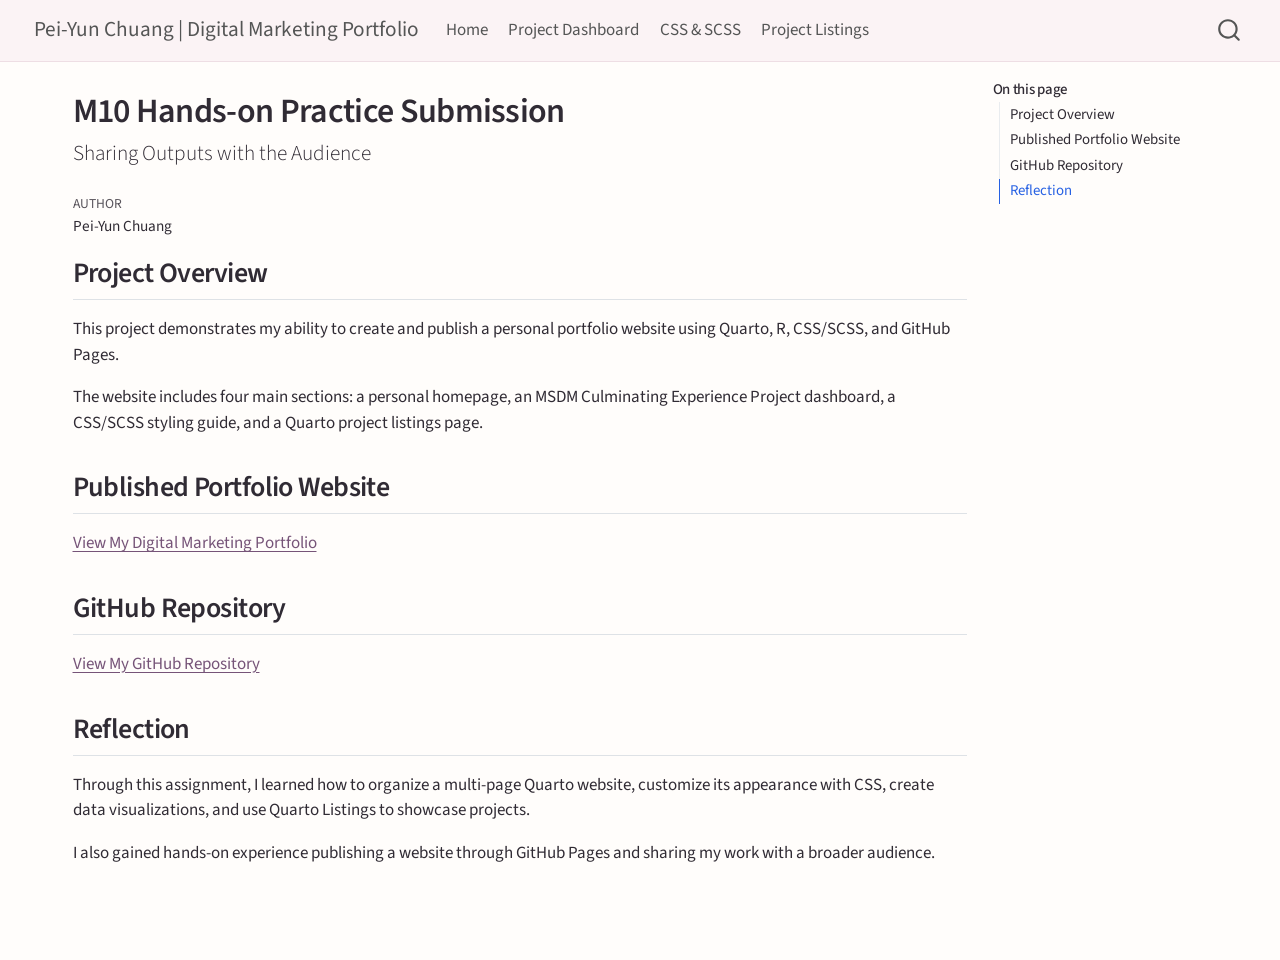
<file: docs/submission.html>
<!DOCTYPE html>
<html xmlns="http://www.w3.org/1999/xhtml" lang="en" xml:lang="en"><head>

<meta charset="utf-8">
<meta name="generator" content="quarto-1.8.25">

<meta name="viewport" content="width=device-width, initial-scale=1.0, user-scalable=yes">

<meta name="author" content="Pei-Yun Chuang">

<title>M10 Hands-on Practice Submission – Pei-Yun Chuang | Digital Marketing Portfolio</title>
<style>
code{white-space: pre-wrap;}
span.smallcaps{font-variant: small-caps;}
div.columns{display: flex; gap: min(4vw, 1.5em);}
div.column{flex: auto; overflow-x: auto;}
div.hanging-indent{margin-left: 1.5em; text-indent: -1.5em;}
ul.task-list{list-style: none;}
ul.task-list li input[type="checkbox"] {
  width: 0.8em;
  margin: 0 0.8em 0.2em -1em; /* quarto-specific, see https://github.com/quarto-dev/quarto-cli/issues/4556 */ 
  vertical-align: middle;
}
</style>


<script src="site_libs/quarto-nav/quarto-nav.js"></script>
<script src="site_libs/quarto-nav/headroom.min.js"></script>
<script src="site_libs/clipboard/clipboard.min.js"></script>
<script src="site_libs/quarto-search/autocomplete.umd.js"></script>
<script src="site_libs/quarto-search/fuse.min.js"></script>
<script src="site_libs/quarto-search/quarto-search.js"></script>
<meta name="quarto:offset" content="./">
<script src="site_libs/quarto-html/quarto.js" type="module"></script>
<script src="site_libs/quarto-html/tabsets/tabsets.js" type="module"></script>
<script src="site_libs/quarto-html/axe/axe-check.js" type="module"></script>
<script src="site_libs/quarto-html/popper.min.js"></script>
<script src="site_libs/quarto-html/tippy.umd.min.js"></script>
<script src="site_libs/quarto-html/anchor.min.js"></script>
<link href="site_libs/quarto-html/tippy.css" rel="stylesheet">
<link href="site_libs/quarto-html/quarto-syntax-highlighting-7b89279ff1a6dce999919e0e67d4d9ec.css" rel="stylesheet" id="quarto-text-highlighting-styles">
<script src="site_libs/bootstrap/bootstrap.min.js"></script>
<link href="site_libs/bootstrap/bootstrap-icons.css" rel="stylesheet">
<link href="site_libs/bootstrap/bootstrap-5b4ad623e5705c0698d39aec6f10cf02.min.css" rel="stylesheet" append-hash="true" id="quarto-bootstrap" data-mode="light">
<script id="quarto-search-options" type="application/json">{
  "location": "navbar",
  "copy-button": false,
  "collapse-after": 3,
  "panel-placement": "end",
  "type": "overlay",
  "limit": 50,
  "keyboard-shortcut": [
    "f",
    "/",
    "s"
  ],
  "show-item-context": false,
  "language": {
    "search-no-results-text": "No results",
    "search-matching-documents-text": "matching documents",
    "search-copy-link-title": "Copy link to search",
    "search-hide-matches-text": "Hide additional matches",
    "search-more-match-text": "more match in this document",
    "search-more-matches-text": "more matches in this document",
    "search-clear-button-title": "Clear",
    "search-text-placeholder": "",
    "search-detached-cancel-button-title": "Cancel",
    "search-submit-button-title": "Submit",
    "search-label": "Search"
  }
}</script>


<link rel="stylesheet" href="styles.css">
</head>

<body class="nav-fixed quarto-light">

<div id="quarto-search-results"></div>
  <header id="quarto-header" class="headroom fixed-top">
    <nav class="navbar navbar-expand-lg " data-bs-theme="dark">
      <div class="navbar-container container-fluid">
      <div class="navbar-brand-container mx-auto">
    <a href="./index.html" class="navbar-brand navbar-brand-logo">
    </a>
    <a class="navbar-brand" href="./index.html">
    <span class="navbar-title">Pei-Yun Chuang | Digital Marketing Portfolio</span>
    </a>
  </div>
            <div id="quarto-search" class="" title="Search"></div>
          <button class="navbar-toggler" type="button" data-bs-toggle="collapse" data-bs-target="#navbarCollapse" aria-controls="navbarCollapse" role="menu" aria-expanded="false" aria-label="Toggle navigation" onclick="if (window.quartoToggleHeadroom) { window.quartoToggleHeadroom(); }">
  <span class="navbar-toggler-icon"></span>
</button>
          <div class="collapse navbar-collapse" id="navbarCollapse">
            <ul class="navbar-nav navbar-nav-scroll me-auto">
  <li class="nav-item">
    <a class="nav-link" href="./index.html"> 
<span class="menu-text">Home</span></a>
  </li>  
  <li class="nav-item">
    <a class="nav-link" href="./dashboard.html"> 
<span class="menu-text">Project Dashboard</span></a>
  </li>  
  <li class="nav-item">
    <a class="nav-link" href="./styling.html"> 
<span class="menu-text">CSS &amp; SCSS</span></a>
  </li>  
  <li class="nav-item">
    <a class="nav-link" href="./listings.html"> 
<span class="menu-text">Project Listings</span></a>
  </li>  
</ul>
          </div> <!-- /navcollapse -->
            <div class="quarto-navbar-tools">
</div>
      </div> <!-- /container-fluid -->
    </nav>
</header>
<!-- content -->
<div id="quarto-content" class="quarto-container page-columns page-rows-contents page-layout-full page-navbar">
<!-- sidebar -->
<!-- margin-sidebar -->
    <div id="quarto-margin-sidebar" class="sidebar margin-sidebar">
        <nav id="TOC" role="doc-toc" class="toc-active">
    <h2 id="toc-title">On this page</h2>
   
  <ul>
  <li><a href="#project-overview" id="toc-project-overview" class="nav-link active" data-scroll-target="#project-overview">Project Overview</a></li>
  <li><a href="#published-portfolio-website" id="toc-published-portfolio-website" class="nav-link" data-scroll-target="#published-portfolio-website">Published Portfolio Website</a></li>
  <li><a href="#github-repository" id="toc-github-repository" class="nav-link" data-scroll-target="#github-repository">GitHub Repository</a></li>
  <li><a href="#reflection" id="toc-reflection" class="nav-link" data-scroll-target="#reflection">Reflection</a></li>
  </ul>
</nav>
    </div>
<!-- main -->
<main class="content column-page-left" id="quarto-document-content">

<header id="title-block-header" class="quarto-title-block default">
<div class="quarto-title">
<h1 class="title">M10 Hands-on Practice Submission</h1>
<p class="subtitle lead">Sharing Outputs with the Audience</p>
</div>



<div class="quarto-title-meta column-page-left">

    <div>
    <div class="quarto-title-meta-heading">Author</div>
    <div class="quarto-title-meta-contents">
             <p>Pei-Yun Chuang </p>
          </div>
  </div>
    
  
    
  </div>
  


</header>


<section id="project-overview" class="level2">
<h2 class="anchored" data-anchor-id="project-overview">Project Overview</h2>
<p>This project demonstrates my ability to create and publish a personal portfolio website using Quarto, R, CSS/SCSS, and GitHub Pages.</p>
<p>The website includes four main sections: a personal homepage, an MSDM Culminating Experience Project dashboard, a CSS/SCSS styling guide, and a Quarto project listings page.</p>
</section>
<section id="published-portfolio-website" class="level2">
<h2 class="anchored" data-anchor-id="published-portfolio-website">Published Portfolio Website</h2>
<p><a href="https://candicechuang.github.io/M10-Quarto-Portfolio/">View My Digital Marketing Portfolio</a></p>
</section>
<section id="github-repository" class="level2">
<h2 class="anchored" data-anchor-id="github-repository">GitHub Repository</h2>
<p><a href="https://github.com/candicechuang/M10-Quarto-Portfolio">View My GitHub Repository</a></p>
</section>
<section id="reflection" class="level2">
<h2 class="anchored" data-anchor-id="reflection">Reflection</h2>
<p>Through this assignment, I learned how to organize a multi-page Quarto website, customize its appearance with CSS, create data visualizations, and use Quarto Listings to showcase projects.</p>
<p>I also gained hands-on experience publishing a website through GitHub Pages and sharing my work with a broader audience.</p>


</section>

</main> <!-- /main -->
<script id="quarto-html-after-body" type="application/javascript">
  window.document.addEventListener("DOMContentLoaded", function (event) {
    const icon = "";
    const anchorJS = new window.AnchorJS();
    anchorJS.options = {
      placement: 'right',
      icon: icon
    };
    anchorJS.add('.anchored');
    const isCodeAnnotation = (el) => {
      for (const clz of el.classList) {
        if (clz.startsWith('code-annotation-')) {                     
          return true;
        }
      }
      return false;
    }
    const onCopySuccess = function(e) {
      // button target
      const button = e.trigger;
      // don't keep focus
      button.blur();
      // flash "checked"
      button.classList.add('code-copy-button-checked');
      var currentTitle = button.getAttribute("title");
      button.setAttribute("title", "Copied!");
      let tooltip;
      if (window.bootstrap) {
        button.setAttribute("data-bs-toggle", "tooltip");
        button.setAttribute("data-bs-placement", "left");
        button.setAttribute("data-bs-title", "Copied!");
        tooltip = new bootstrap.Tooltip(button, 
          { trigger: "manual", 
            customClass: "code-copy-button-tooltip",
            offset: [0, -8]});
        tooltip.show();    
      }
      setTimeout(function() {
        if (tooltip) {
          tooltip.hide();
          button.removeAttribute("data-bs-title");
          button.removeAttribute("data-bs-toggle");
          button.removeAttribute("data-bs-placement");
        }
        button.setAttribute("title", currentTitle);
        button.classList.remove('code-copy-button-checked');
      }, 1000);
      // clear code selection
      e.clearSelection();
    }
    const getTextToCopy = function(trigger) {
      const outerScaffold = trigger.parentElement.cloneNode(true);
      const codeEl = outerScaffold.querySelector('code');
      for (const childEl of codeEl.children) {
        if (isCodeAnnotation(childEl)) {
          childEl.remove();
        }
      }
      return codeEl.innerText;
    }
    const clipboard = new window.ClipboardJS('.code-copy-button:not([data-in-quarto-modal])', {
      text: getTextToCopy
    });
    clipboard.on('success', onCopySuccess);
    if (window.document.getElementById('quarto-embedded-source-code-modal')) {
      const clipboardModal = new window.ClipboardJS('.code-copy-button[data-in-quarto-modal]', {
        text: getTextToCopy,
        container: window.document.getElementById('quarto-embedded-source-code-modal')
      });
      clipboardModal.on('success', onCopySuccess);
    }
      var localhostRegex = new RegExp(/^(?:http|https):\/\/localhost\:?[0-9]*\//);
      var mailtoRegex = new RegExp(/^mailto:/);
        var filterRegex = new RegExp('/' + window.location.host + '/');
      var isInternal = (href) => {
          return filterRegex.test(href) || localhostRegex.test(href) || mailtoRegex.test(href);
      }
      // Inspect non-navigation links and adorn them if external
     var links = window.document.querySelectorAll('a[href]:not(.nav-link):not(.navbar-brand):not(.toc-action):not(.sidebar-link):not(.sidebar-item-toggle):not(.pagination-link):not(.no-external):not([aria-hidden]):not(.dropdown-item):not(.quarto-navigation-tool):not(.about-link)');
      for (var i=0; i<links.length; i++) {
        const link = links[i];
        if (!isInternal(link.href)) {
          // undo the damage that might have been done by quarto-nav.js in the case of
          // links that we want to consider external
          if (link.dataset.originalHref !== undefined) {
            link.href = link.dataset.originalHref;
          }
        }
      }
    function tippyHover(el, contentFn, onTriggerFn, onUntriggerFn) {
      const config = {
        allowHTML: true,
        maxWidth: 500,
        delay: 100,
        arrow: false,
        appendTo: function(el) {
            return el.parentElement;
        },
        interactive: true,
        interactiveBorder: 10,
        theme: 'quarto',
        placement: 'bottom-start',
      };
      if (contentFn) {
        config.content = contentFn;
      }
      if (onTriggerFn) {
        config.onTrigger = onTriggerFn;
      }
      if (onUntriggerFn) {
        config.onUntrigger = onUntriggerFn;
      }
      window.tippy(el, config); 
    }
    const noterefs = window.document.querySelectorAll('a[role="doc-noteref"]');
    for (var i=0; i<noterefs.length; i++) {
      const ref = noterefs[i];
      tippyHover(ref, function() {
        // use id or data attribute instead here
        let href = ref.getAttribute('data-footnote-href') || ref.getAttribute('href');
        try { href = new URL(href).hash; } catch {}
        const id = href.replace(/^#\/?/, "");
        const note = window.document.getElementById(id);
        if (note) {
          return note.innerHTML;
        } else {
          return "";
        }
      });
    }
    const xrefs = window.document.querySelectorAll('a.quarto-xref');
    const processXRef = (id, note) => {
      // Strip column container classes
      const stripColumnClz = (el) => {
        el.classList.remove("page-full", "page-columns");
        if (el.children) {
          for (const child of el.children) {
            stripColumnClz(child);
          }
        }
      }
      stripColumnClz(note)
      if (id === null || id.startsWith('sec-')) {
        // Special case sections, only their first couple elements
        const container = document.createElement("div");
        if (note.children && note.children.length > 2) {
          container.appendChild(note.children[0].cloneNode(true));
          for (let i = 1; i < note.children.length; i++) {
            const child = note.children[i];
            if (child.tagName === "P" && child.innerText === "") {
              continue;
            } else {
              container.appendChild(child.cloneNode(true));
              break;
            }
          }
          if (window.Quarto?.typesetMath) {
            window.Quarto.typesetMath(container);
          }
          return container.innerHTML
        } else {
          if (window.Quarto?.typesetMath) {
            window.Quarto.typesetMath(note);
          }
          return note.innerHTML;
        }
      } else {
        // Remove any anchor links if they are present
        const anchorLink = note.querySelector('a.anchorjs-link');
        if (anchorLink) {
          anchorLink.remove();
        }
        if (window.Quarto?.typesetMath) {
          window.Quarto.typesetMath(note);
        }
        if (note.classList.contains("callout")) {
          return note.outerHTML;
        } else {
          return note.innerHTML;
        }
      }
    }
    for (var i=0; i<xrefs.length; i++) {
      const xref = xrefs[i];
      tippyHover(xref, undefined, function(instance) {
        instance.disable();
        let url = xref.getAttribute('href');
        let hash = undefined; 
        if (url.startsWith('#')) {
          hash = url;
        } else {
          try { hash = new URL(url).hash; } catch {}
        }
        if (hash) {
          const id = hash.replace(/^#\/?/, "");
          const note = window.document.getElementById(id);
          if (note !== null) {
            try {
              const html = processXRef(id, note.cloneNode(true));
              instance.setContent(html);
            } finally {
              instance.enable();
              instance.show();
            }
          } else {
            // See if we can fetch this
            fetch(url.split('#')[0])
            .then(res => res.text())
            .then(html => {
              const parser = new DOMParser();
              const htmlDoc = parser.parseFromString(html, "text/html");
              const note = htmlDoc.getElementById(id);
              if (note !== null) {
                const html = processXRef(id, note);
                instance.setContent(html);
              } 
            }).finally(() => {
              instance.enable();
              instance.show();
            });
          }
        } else {
          // See if we can fetch a full url (with no hash to target)
          // This is a special case and we should probably do some content thinning / targeting
          fetch(url)
          .then(res => res.text())
          .then(html => {
            const parser = new DOMParser();
            const htmlDoc = parser.parseFromString(html, "text/html");
            const note = htmlDoc.querySelector('main.content');
            if (note !== null) {
              // This should only happen for chapter cross references
              // (since there is no id in the URL)
              // remove the first header
              if (note.children.length > 0 && note.children[0].tagName === "HEADER") {
                note.children[0].remove();
              }
              const html = processXRef(null, note);
              instance.setContent(html);
            } 
          }).finally(() => {
            instance.enable();
            instance.show();
          });
        }
      }, function(instance) {
      });
    }
        let selectedAnnoteEl;
        const selectorForAnnotation = ( cell, annotation) => {
          let cellAttr = 'data-code-cell="' + cell + '"';
          let lineAttr = 'data-code-annotation="' +  annotation + '"';
          const selector = 'span[' + cellAttr + '][' + lineAttr + ']';
          return selector;
        }
        const selectCodeLines = (annoteEl) => {
          const doc = window.document;
          const targetCell = annoteEl.getAttribute("data-target-cell");
          const targetAnnotation = annoteEl.getAttribute("data-target-annotation");
          const annoteSpan = window.document.querySelector(selectorForAnnotation(targetCell, targetAnnotation));
          const lines = annoteSpan.getAttribute("data-code-lines").split(",");
          const lineIds = lines.map((line) => {
            return targetCell + "-" + line;
          })
          let top = null;
          let height = null;
          let parent = null;
          if (lineIds.length > 0) {
              //compute the position of the single el (top and bottom and make a div)
              const el = window.document.getElementById(lineIds[0]);
              top = el.offsetTop;
              height = el.offsetHeight;
              parent = el.parentElement.parentElement;
            if (lineIds.length > 1) {
              const lastEl = window.document.getElementById(lineIds[lineIds.length - 1]);
              const bottom = lastEl.offsetTop + lastEl.offsetHeight;
              height = bottom - top;
            }
            if (top !== null && height !== null && parent !== null) {
              // cook up a div (if necessary) and position it 
              let div = window.document.getElementById("code-annotation-line-highlight");
              if (div === null) {
                div = window.document.createElement("div");
                div.setAttribute("id", "code-annotation-line-highlight");
                div.style.position = 'absolute';
                parent.appendChild(div);
              }
              div.style.top = top - 2 + "px";
              div.style.height = height + 4 + "px";
              div.style.left = 0;
              let gutterDiv = window.document.getElementById("code-annotation-line-highlight-gutter");
              if (gutterDiv === null) {
                gutterDiv = window.document.createElement("div");
                gutterDiv.setAttribute("id", "code-annotation-line-highlight-gutter");
                gutterDiv.style.position = 'absolute';
                const codeCell = window.document.getElementById(targetCell);
                const gutter = codeCell.querySelector('.code-annotation-gutter');
                gutter.appendChild(gutterDiv);
              }
              gutterDiv.style.top = top - 2 + "px";
              gutterDiv.style.height = height + 4 + "px";
            }
            selectedAnnoteEl = annoteEl;
          }
        };
        const unselectCodeLines = () => {
          const elementsIds = ["code-annotation-line-highlight", "code-annotation-line-highlight-gutter"];
          elementsIds.forEach((elId) => {
            const div = window.document.getElementById(elId);
            if (div) {
              div.remove();
            }
          });
          selectedAnnoteEl = undefined;
        };
          // Handle positioning of the toggle
      window.addEventListener(
        "resize",
        throttle(() => {
          elRect = undefined;
          if (selectedAnnoteEl) {
            selectCodeLines(selectedAnnoteEl);
          }
        }, 10)
      );
      function throttle(fn, ms) {
      let throttle = false;
      let timer;
        return (...args) => {
          if(!throttle) { // first call gets through
              fn.apply(this, args);
              throttle = true;
          } else { // all the others get throttled
              if(timer) clearTimeout(timer); // cancel #2
              timer = setTimeout(() => {
                fn.apply(this, args);
                timer = throttle = false;
              }, ms);
          }
        };
      }
        // Attach click handler to the DT
        const annoteDls = window.document.querySelectorAll('dt[data-target-cell]');
        for (const annoteDlNode of annoteDls) {
          annoteDlNode.addEventListener('click', (event) => {
            const clickedEl = event.target;
            if (clickedEl !== selectedAnnoteEl) {
              unselectCodeLines();
              const activeEl = window.document.querySelector('dt[data-target-cell].code-annotation-active');
              if (activeEl) {
                activeEl.classList.remove('code-annotation-active');
              }
              selectCodeLines(clickedEl);
              clickedEl.classList.add('code-annotation-active');
            } else {
              // Unselect the line
              unselectCodeLines();
              clickedEl.classList.remove('code-annotation-active');
            }
          });
        }
    const findCites = (el) => {
      const parentEl = el.parentElement;
      if (parentEl) {
        const cites = parentEl.dataset.cites;
        if (cites) {
          return {
            el,
            cites: cites.split(' ')
          };
        } else {
          return findCites(el.parentElement)
        }
      } else {
        return undefined;
      }
    };
    var bibliorefs = window.document.querySelectorAll('a[role="doc-biblioref"]');
    for (var i=0; i<bibliorefs.length; i++) {
      const ref = bibliorefs[i];
      const citeInfo = findCites(ref);
      if (citeInfo) {
        tippyHover(citeInfo.el, function() {
          var popup = window.document.createElement('div');
          citeInfo.cites.forEach(function(cite) {
            var citeDiv = window.document.createElement('div');
            citeDiv.classList.add('hanging-indent');
            citeDiv.classList.add('csl-entry');
            var biblioDiv = window.document.getElementById('ref-' + cite);
            if (biblioDiv) {
              citeDiv.innerHTML = biblioDiv.innerHTML;
            }
            popup.appendChild(citeDiv);
          });
          return popup.innerHTML;
        });
      }
    }
  });
  </script>
</div> <!-- /content -->




</body></html>
</file>
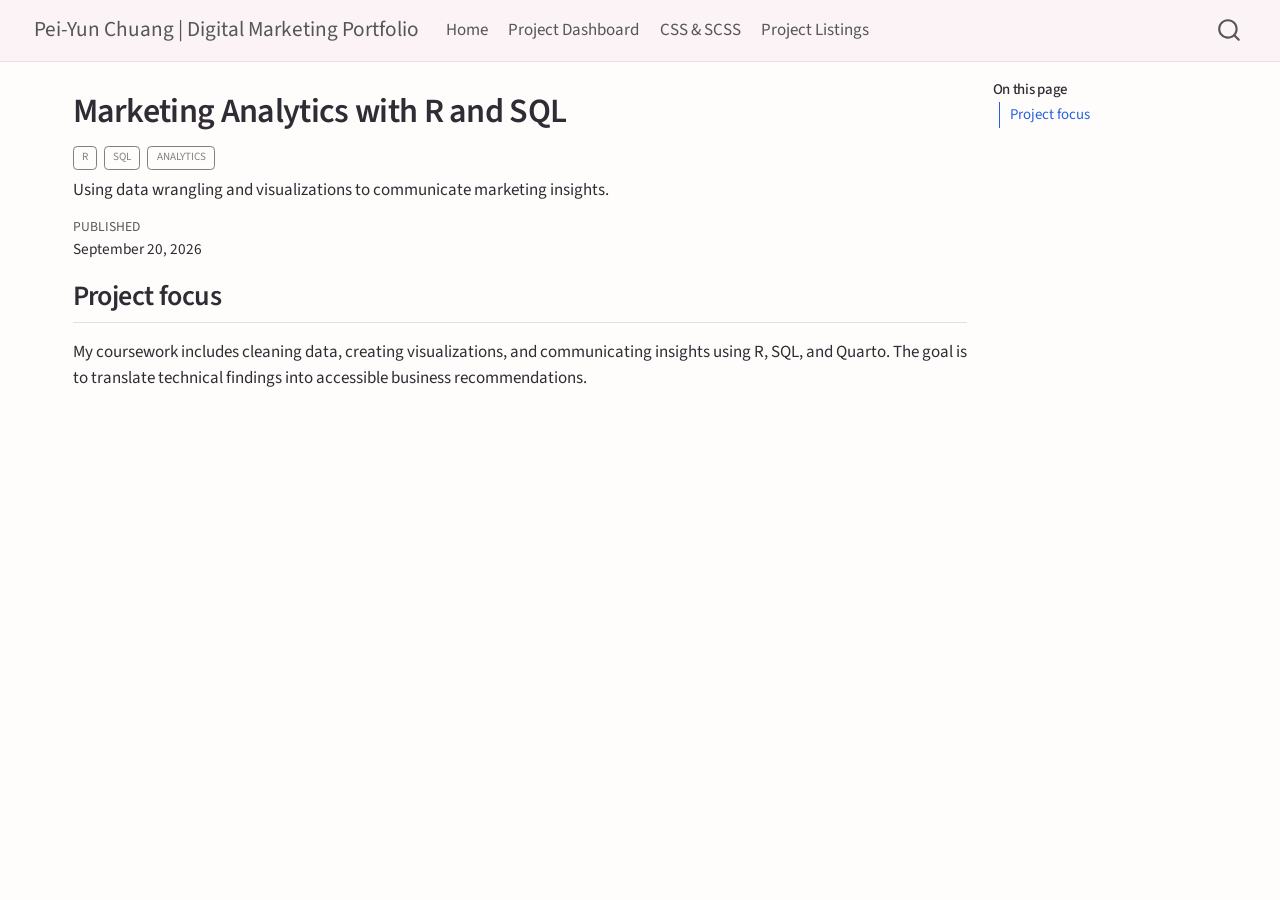
<file: docs/projects/analytics.html>
<!DOCTYPE html>
<html xmlns="http://www.w3.org/1999/xhtml" lang="en" xml:lang="en"><head>

<meta charset="utf-8">
<meta name="generator" content="quarto-1.8.25">

<meta name="viewport" content="width=device-width, initial-scale=1.0, user-scalable=yes">

<meta name="dcterms.date" content="2026-09-20">
<meta name="description" content="Using data wrangling and visualizations to communicate marketing insights.">

<title>Marketing Analytics with R and SQL – Pei-Yun Chuang | Digital Marketing Portfolio</title>
<style>
code{white-space: pre-wrap;}
span.smallcaps{font-variant: small-caps;}
div.columns{display: flex; gap: min(4vw, 1.5em);}
div.column{flex: auto; overflow-x: auto;}
div.hanging-indent{margin-left: 1.5em; text-indent: -1.5em;}
ul.task-list{list-style: none;}
ul.task-list li input[type="checkbox"] {
  width: 0.8em;
  margin: 0 0.8em 0.2em -1em; /* quarto-specific, see https://github.com/quarto-dev/quarto-cli/issues/4556 */ 
  vertical-align: middle;
}
</style>


<script src="../site_libs/quarto-nav/quarto-nav.js"></script>
<script src="../site_libs/quarto-nav/headroom.min.js"></script>
<script src="../site_libs/clipboard/clipboard.min.js"></script>
<script src="../site_libs/quarto-search/autocomplete.umd.js"></script>
<script src="../site_libs/quarto-search/fuse.min.js"></script>
<script src="../site_libs/quarto-search/quarto-search.js"></script>
<meta name="quarto:offset" content="../">
<script src="../site_libs/quarto-html/quarto.js" type="module"></script>
<script src="../site_libs/quarto-html/tabsets/tabsets.js" type="module"></script>
<script src="../site_libs/quarto-html/axe/axe-check.js" type="module"></script>
<script src="../site_libs/quarto-html/popper.min.js"></script>
<script src="../site_libs/quarto-html/tippy.umd.min.js"></script>
<script src="../site_libs/quarto-html/anchor.min.js"></script>
<link href="../site_libs/quarto-html/tippy.css" rel="stylesheet">
<link href="../site_libs/quarto-html/quarto-syntax-highlighting-7b89279ff1a6dce999919e0e67d4d9ec.css" rel="stylesheet" id="quarto-text-highlighting-styles">
<script src="../site_libs/bootstrap/bootstrap.min.js"></script>
<link href="../site_libs/bootstrap/bootstrap-icons.css" rel="stylesheet">
<link href="../site_libs/bootstrap/bootstrap-5b4ad623e5705c0698d39aec6f10cf02.min.css" rel="stylesheet" append-hash="true" id="quarto-bootstrap" data-mode="light">
<script id="quarto-search-options" type="application/json">{
  "location": "navbar",
  "copy-button": false,
  "collapse-after": 3,
  "panel-placement": "end",
  "type": "overlay",
  "limit": 50,
  "keyboard-shortcut": [
    "f",
    "/",
    "s"
  ],
  "show-item-context": false,
  "language": {
    "search-no-results-text": "No results",
    "search-matching-documents-text": "matching documents",
    "search-copy-link-title": "Copy link to search",
    "search-hide-matches-text": "Hide additional matches",
    "search-more-match-text": "more match in this document",
    "search-more-matches-text": "more matches in this document",
    "search-clear-button-title": "Clear",
    "search-text-placeholder": "",
    "search-detached-cancel-button-title": "Cancel",
    "search-submit-button-title": "Submit",
    "search-label": "Search"
  }
}</script>


<link rel="stylesheet" href="../styles.css">
</head>

<body class="nav-fixed quarto-light">

<div id="quarto-search-results"></div>
  <header id="quarto-header" class="headroom fixed-top">
    <nav class="navbar navbar-expand-lg " data-bs-theme="dark">
      <div class="navbar-container container-fluid">
      <div class="navbar-brand-container mx-auto">
    <a href="../index.html" class="navbar-brand navbar-brand-logo">
    </a>
    <a class="navbar-brand" href="../index.html">
    <span class="navbar-title">Pei-Yun Chuang | Digital Marketing Portfolio</span>
    </a>
  </div>
            <div id="quarto-search" class="" title="Search"></div>
          <button class="navbar-toggler" type="button" data-bs-toggle="collapse" data-bs-target="#navbarCollapse" aria-controls="navbarCollapse" role="menu" aria-expanded="false" aria-label="Toggle navigation" onclick="if (window.quartoToggleHeadroom) { window.quartoToggleHeadroom(); }">
  <span class="navbar-toggler-icon"></span>
</button>
          <div class="collapse navbar-collapse" id="navbarCollapse">
            <ul class="navbar-nav navbar-nav-scroll me-auto">
  <li class="nav-item">
    <a class="nav-link" href="../index.html"> 
<span class="menu-text">Home</span></a>
  </li>  
  <li class="nav-item">
    <a class="nav-link" href="../dashboard.html"> 
<span class="menu-text">Project Dashboard</span></a>
  </li>  
  <li class="nav-item">
    <a class="nav-link" href="../styling.html"> 
<span class="menu-text">CSS &amp; SCSS</span></a>
  </li>  
  <li class="nav-item">
    <a class="nav-link" href="../listings.html"> 
<span class="menu-text">Project Listings</span></a>
  </li>  
</ul>
          </div> <!-- /navcollapse -->
            <div class="quarto-navbar-tools">
</div>
      </div> <!-- /container-fluid -->
    </nav>
</header>
<!-- content -->
<div id="quarto-content" class="quarto-container page-columns page-rows-contents page-layout-full page-navbar">
<!-- sidebar -->
<!-- margin-sidebar -->
    <div id="quarto-margin-sidebar" class="sidebar margin-sidebar">
        <nav id="TOC" role="doc-toc" class="toc-active">
    <h2 id="toc-title">On this page</h2>
   
  <ul>
  <li><a href="#project-focus" id="toc-project-focus" class="nav-link active" data-scroll-target="#project-focus">Project focus</a></li>
  </ul>
</nav>
    </div>
<!-- main -->
<main class="content column-page-left" id="quarto-document-content">

<header id="title-block-header" class="quarto-title-block default">
<div class="quarto-title">
<h1 class="title">Marketing Analytics with R and SQL</h1>
  <div class="quarto-categories">
    <div class="quarto-category">R</div>
    <div class="quarto-category">SQL</div>
    <div class="quarto-category">Analytics</div>
  </div>
  </div>

<div>
  <div class="description">
    Using data wrangling and visualizations to communicate marketing insights.
  </div>
</div>


<div class="quarto-title-meta column-page-left">

    
    <div>
    <div class="quarto-title-meta-heading">Published</div>
    <div class="quarto-title-meta-contents">
      <p class="date">September 20, 2026</p>
    </div>
  </div>
  
    
  </div>
  


</header>


<section id="project-focus" class="level2">
<h2 class="anchored" data-anchor-id="project-focus">Project focus</h2>
<p>My coursework includes cleaning data, creating visualizations, and communicating insights using R, SQL, and Quarto. The goal is to translate technical findings into accessible business recommendations.</p>


</section>

</main> <!-- /main -->
<script id="quarto-html-after-body" type="application/javascript">
  window.document.addEventListener("DOMContentLoaded", function (event) {
    const icon = "";
    const anchorJS = new window.AnchorJS();
    anchorJS.options = {
      placement: 'right',
      icon: icon
    };
    anchorJS.add('.anchored');
    const isCodeAnnotation = (el) => {
      for (const clz of el.classList) {
        if (clz.startsWith('code-annotation-')) {                     
          return true;
        }
      }
      return false;
    }
    const onCopySuccess = function(e) {
      // button target
      const button = e.trigger;
      // don't keep focus
      button.blur();
      // flash "checked"
      button.classList.add('code-copy-button-checked');
      var currentTitle = button.getAttribute("title");
      button.setAttribute("title", "Copied!");
      let tooltip;
      if (window.bootstrap) {
        button.setAttribute("data-bs-toggle", "tooltip");
        button.setAttribute("data-bs-placement", "left");
        button.setAttribute("data-bs-title", "Copied!");
        tooltip = new bootstrap.Tooltip(button, 
          { trigger: "manual", 
            customClass: "code-copy-button-tooltip",
            offset: [0, -8]});
        tooltip.show();    
      }
      setTimeout(function() {
        if (tooltip) {
          tooltip.hide();
          button.removeAttribute("data-bs-title");
          button.removeAttribute("data-bs-toggle");
          button.removeAttribute("data-bs-placement");
        }
        button.setAttribute("title", currentTitle);
        button.classList.remove('code-copy-button-checked');
      }, 1000);
      // clear code selection
      e.clearSelection();
    }
    const getTextToCopy = function(trigger) {
      const outerScaffold = trigger.parentElement.cloneNode(true);
      const codeEl = outerScaffold.querySelector('code');
      for (const childEl of codeEl.children) {
        if (isCodeAnnotation(childEl)) {
          childEl.remove();
        }
      }
      return codeEl.innerText;
    }
    const clipboard = new window.ClipboardJS('.code-copy-button:not([data-in-quarto-modal])', {
      text: getTextToCopy
    });
    clipboard.on('success', onCopySuccess);
    if (window.document.getElementById('quarto-embedded-source-code-modal')) {
      const clipboardModal = new window.ClipboardJS('.code-copy-button[data-in-quarto-modal]', {
        text: getTextToCopy,
        container: window.document.getElementById('quarto-embedded-source-code-modal')
      });
      clipboardModal.on('success', onCopySuccess);
    }
      var localhostRegex = new RegExp(/^(?:http|https):\/\/localhost\:?[0-9]*\//);
      var mailtoRegex = new RegExp(/^mailto:/);
        var filterRegex = new RegExp('/' + window.location.host + '/');
      var isInternal = (href) => {
          return filterRegex.test(href) || localhostRegex.test(href) || mailtoRegex.test(href);
      }
      // Inspect non-navigation links and adorn them if external
     var links = window.document.querySelectorAll('a[href]:not(.nav-link):not(.navbar-brand):not(.toc-action):not(.sidebar-link):not(.sidebar-item-toggle):not(.pagination-link):not(.no-external):not([aria-hidden]):not(.dropdown-item):not(.quarto-navigation-tool):not(.about-link)');
      for (var i=0; i<links.length; i++) {
        const link = links[i];
        if (!isInternal(link.href)) {
          // undo the damage that might have been done by quarto-nav.js in the case of
          // links that we want to consider external
          if (link.dataset.originalHref !== undefined) {
            link.href = link.dataset.originalHref;
          }
        }
      }
    function tippyHover(el, contentFn, onTriggerFn, onUntriggerFn) {
      const config = {
        allowHTML: true,
        maxWidth: 500,
        delay: 100,
        arrow: false,
        appendTo: function(el) {
            return el.parentElement;
        },
        interactive: true,
        interactiveBorder: 10,
        theme: 'quarto',
        placement: 'bottom-start',
      };
      if (contentFn) {
        config.content = contentFn;
      }
      if (onTriggerFn) {
        config.onTrigger = onTriggerFn;
      }
      if (onUntriggerFn) {
        config.onUntrigger = onUntriggerFn;
      }
      window.tippy(el, config); 
    }
    const noterefs = window.document.querySelectorAll('a[role="doc-noteref"]');
    for (var i=0; i<noterefs.length; i++) {
      const ref = noterefs[i];
      tippyHover(ref, function() {
        // use id or data attribute instead here
        let href = ref.getAttribute('data-footnote-href') || ref.getAttribute('href');
        try { href = new URL(href).hash; } catch {}
        const id = href.replace(/^#\/?/, "");
        const note = window.document.getElementById(id);
        if (note) {
          return note.innerHTML;
        } else {
          return "";
        }
      });
    }
    const xrefs = window.document.querySelectorAll('a.quarto-xref');
    const processXRef = (id, note) => {
      // Strip column container classes
      const stripColumnClz = (el) => {
        el.classList.remove("page-full", "page-columns");
        if (el.children) {
          for (const child of el.children) {
            stripColumnClz(child);
          }
        }
      }
      stripColumnClz(note)
      if (id === null || id.startsWith('sec-')) {
        // Special case sections, only their first couple elements
        const container = document.createElement("div");
        if (note.children && note.children.length > 2) {
          container.appendChild(note.children[0].cloneNode(true));
          for (let i = 1; i < note.children.length; i++) {
            const child = note.children[i];
            if (child.tagName === "P" && child.innerText === "") {
              continue;
            } else {
              container.appendChild(child.cloneNode(true));
              break;
            }
          }
          if (window.Quarto?.typesetMath) {
            window.Quarto.typesetMath(container);
          }
          return container.innerHTML
        } else {
          if (window.Quarto?.typesetMath) {
            window.Quarto.typesetMath(note);
          }
          return note.innerHTML;
        }
      } else {
        // Remove any anchor links if they are present
        const anchorLink = note.querySelector('a.anchorjs-link');
        if (anchorLink) {
          anchorLink.remove();
        }
        if (window.Quarto?.typesetMath) {
          window.Quarto.typesetMath(note);
        }
        if (note.classList.contains("callout")) {
          return note.outerHTML;
        } else {
          return note.innerHTML;
        }
      }
    }
    for (var i=0; i<xrefs.length; i++) {
      const xref = xrefs[i];
      tippyHover(xref, undefined, function(instance) {
        instance.disable();
        let url = xref.getAttribute('href');
        let hash = undefined; 
        if (url.startsWith('#')) {
          hash = url;
        } else {
          try { hash = new URL(url).hash; } catch {}
        }
        if (hash) {
          const id = hash.replace(/^#\/?/, "");
          const note = window.document.getElementById(id);
          if (note !== null) {
            try {
              const html = processXRef(id, note.cloneNode(true));
              instance.setContent(html);
            } finally {
              instance.enable();
              instance.show();
            }
          } else {
            // See if we can fetch this
            fetch(url.split('#')[0])
            .then(res => res.text())
            .then(html => {
              const parser = new DOMParser();
              const htmlDoc = parser.parseFromString(html, "text/html");
              const note = htmlDoc.getElementById(id);
              if (note !== null) {
                const html = processXRef(id, note);
                instance.setContent(html);
              } 
            }).finally(() => {
              instance.enable();
              instance.show();
            });
          }
        } else {
          // See if we can fetch a full url (with no hash to target)
          // This is a special case and we should probably do some content thinning / targeting
          fetch(url)
          .then(res => res.text())
          .then(html => {
            const parser = new DOMParser();
            const htmlDoc = parser.parseFromString(html, "text/html");
            const note = htmlDoc.querySelector('main.content');
            if (note !== null) {
              // This should only happen for chapter cross references
              // (since there is no id in the URL)
              // remove the first header
              if (note.children.length > 0 && note.children[0].tagName === "HEADER") {
                note.children[0].remove();
              }
              const html = processXRef(null, note);
              instance.setContent(html);
            } 
          }).finally(() => {
            instance.enable();
            instance.show();
          });
        }
      }, function(instance) {
      });
    }
        let selectedAnnoteEl;
        const selectorForAnnotation = ( cell, annotation) => {
          let cellAttr = 'data-code-cell="' + cell + '"';
          let lineAttr = 'data-code-annotation="' +  annotation + '"';
          const selector = 'span[' + cellAttr + '][' + lineAttr + ']';
          return selector;
        }
        const selectCodeLines = (annoteEl) => {
          const doc = window.document;
          const targetCell = annoteEl.getAttribute("data-target-cell");
          const targetAnnotation = annoteEl.getAttribute("data-target-annotation");
          const annoteSpan = window.document.querySelector(selectorForAnnotation(targetCell, targetAnnotation));
          const lines = annoteSpan.getAttribute("data-code-lines").split(",");
          const lineIds = lines.map((line) => {
            return targetCell + "-" + line;
          })
          let top = null;
          let height = null;
          let parent = null;
          if (lineIds.length > 0) {
              //compute the position of the single el (top and bottom and make a div)
              const el = window.document.getElementById(lineIds[0]);
              top = el.offsetTop;
              height = el.offsetHeight;
              parent = el.parentElement.parentElement;
            if (lineIds.length > 1) {
              const lastEl = window.document.getElementById(lineIds[lineIds.length - 1]);
              const bottom = lastEl.offsetTop + lastEl.offsetHeight;
              height = bottom - top;
            }
            if (top !== null && height !== null && parent !== null) {
              // cook up a div (if necessary) and position it 
              let div = window.document.getElementById("code-annotation-line-highlight");
              if (div === null) {
                div = window.document.createElement("div");
                div.setAttribute("id", "code-annotation-line-highlight");
                div.style.position = 'absolute';
                parent.appendChild(div);
              }
              div.style.top = top - 2 + "px";
              div.style.height = height + 4 + "px";
              div.style.left = 0;
              let gutterDiv = window.document.getElementById("code-annotation-line-highlight-gutter");
              if (gutterDiv === null) {
                gutterDiv = window.document.createElement("div");
                gutterDiv.setAttribute("id", "code-annotation-line-highlight-gutter");
                gutterDiv.style.position = 'absolute';
                const codeCell = window.document.getElementById(targetCell);
                const gutter = codeCell.querySelector('.code-annotation-gutter');
                gutter.appendChild(gutterDiv);
              }
              gutterDiv.style.top = top - 2 + "px";
              gutterDiv.style.height = height + 4 + "px";
            }
            selectedAnnoteEl = annoteEl;
          }
        };
        const unselectCodeLines = () => {
          const elementsIds = ["code-annotation-line-highlight", "code-annotation-line-highlight-gutter"];
          elementsIds.forEach((elId) => {
            const div = window.document.getElementById(elId);
            if (div) {
              div.remove();
            }
          });
          selectedAnnoteEl = undefined;
        };
          // Handle positioning of the toggle
      window.addEventListener(
        "resize",
        throttle(() => {
          elRect = undefined;
          if (selectedAnnoteEl) {
            selectCodeLines(selectedAnnoteEl);
          }
        }, 10)
      );
      function throttle(fn, ms) {
      let throttle = false;
      let timer;
        return (...args) => {
          if(!throttle) { // first call gets through
              fn.apply(this, args);
              throttle = true;
          } else { // all the others get throttled
              if(timer) clearTimeout(timer); // cancel #2
              timer = setTimeout(() => {
                fn.apply(this, args);
                timer = throttle = false;
              }, ms);
          }
        };
      }
        // Attach click handler to the DT
        const annoteDls = window.document.querySelectorAll('dt[data-target-cell]');
        for (const annoteDlNode of annoteDls) {
          annoteDlNode.addEventListener('click', (event) => {
            const clickedEl = event.target;
            if (clickedEl !== selectedAnnoteEl) {
              unselectCodeLines();
              const activeEl = window.document.querySelector('dt[data-target-cell].code-annotation-active');
              if (activeEl) {
                activeEl.classList.remove('code-annotation-active');
              }
              selectCodeLines(clickedEl);
              clickedEl.classList.add('code-annotation-active');
            } else {
              // Unselect the line
              unselectCodeLines();
              clickedEl.classList.remove('code-annotation-active');
            }
          });
        }
    const findCites = (el) => {
      const parentEl = el.parentElement;
      if (parentEl) {
        const cites = parentEl.dataset.cites;
        if (cites) {
          return {
            el,
            cites: cites.split(' ')
          };
        } else {
          return findCites(el.parentElement)
        }
      } else {
        return undefined;
      }
    };
    var bibliorefs = window.document.querySelectorAll('a[role="doc-biblioref"]');
    for (var i=0; i<bibliorefs.length; i++) {
      const ref = bibliorefs[i];
      const citeInfo = findCites(ref);
      if (citeInfo) {
        tippyHover(citeInfo.el, function() {
          var popup = window.document.createElement('div');
          citeInfo.cites.forEach(function(cite) {
            var citeDiv = window.document.createElement('div');
            citeDiv.classList.add('hanging-indent');
            citeDiv.classList.add('csl-entry');
            var biblioDiv = window.document.getElementById('ref-' + cite);
            if (biblioDiv) {
              citeDiv.innerHTML = biblioDiv.innerHTML;
            }
            popup.appendChild(citeDiv);
          });
          return popup.innerHTML;
        });
      }
    }
  });
  </script>
</div> <!-- /content -->




</body></html>
</file>
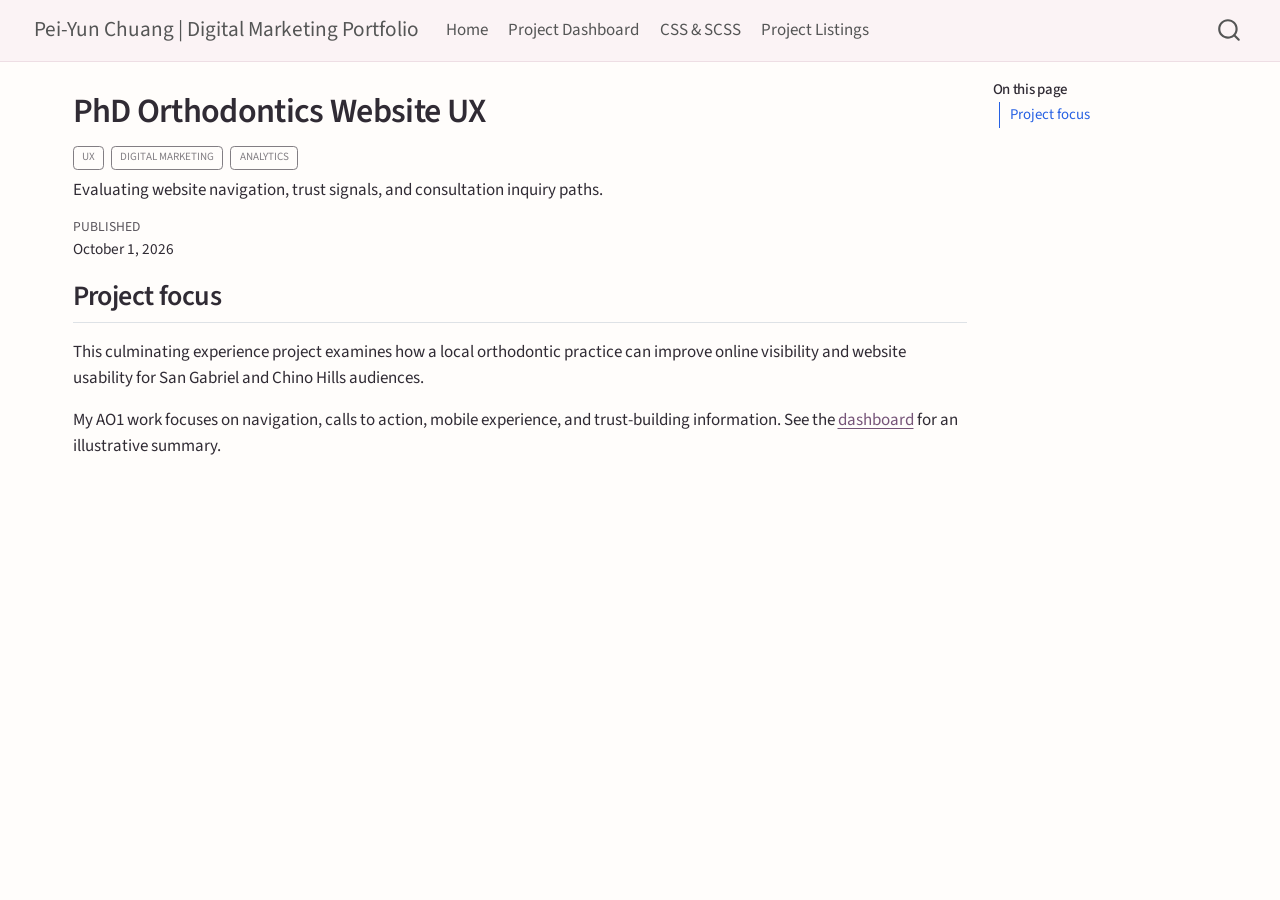
<file: docs/projects/orthodontics.html>
<!DOCTYPE html>
<html xmlns="http://www.w3.org/1999/xhtml" lang="en" xml:lang="en"><head>

<meta charset="utf-8">
<meta name="generator" content="quarto-1.8.25">

<meta name="viewport" content="width=device-width, initial-scale=1.0, user-scalable=yes">

<meta name="dcterms.date" content="2026-10-01">
<meta name="description" content="Evaluating website navigation, trust signals, and consultation inquiry paths.">

<title>PhD Orthodontics Website UX – Pei-Yun Chuang | Digital Marketing Portfolio</title>
<style>
code{white-space: pre-wrap;}
span.smallcaps{font-variant: small-caps;}
div.columns{display: flex; gap: min(4vw, 1.5em);}
div.column{flex: auto; overflow-x: auto;}
div.hanging-indent{margin-left: 1.5em; text-indent: -1.5em;}
ul.task-list{list-style: none;}
ul.task-list li input[type="checkbox"] {
  width: 0.8em;
  margin: 0 0.8em 0.2em -1em; /* quarto-specific, see https://github.com/quarto-dev/quarto-cli/issues/4556 */ 
  vertical-align: middle;
}
</style>


<script src="../site_libs/quarto-nav/quarto-nav.js"></script>
<script src="../site_libs/quarto-nav/headroom.min.js"></script>
<script src="../site_libs/clipboard/clipboard.min.js"></script>
<script src="../site_libs/quarto-search/autocomplete.umd.js"></script>
<script src="../site_libs/quarto-search/fuse.min.js"></script>
<script src="../site_libs/quarto-search/quarto-search.js"></script>
<meta name="quarto:offset" content="../">
<script src="../site_libs/quarto-html/quarto.js" type="module"></script>
<script src="../site_libs/quarto-html/tabsets/tabsets.js" type="module"></script>
<script src="../site_libs/quarto-html/axe/axe-check.js" type="module"></script>
<script src="../site_libs/quarto-html/popper.min.js"></script>
<script src="../site_libs/quarto-html/tippy.umd.min.js"></script>
<script src="../site_libs/quarto-html/anchor.min.js"></script>
<link href="../site_libs/quarto-html/tippy.css" rel="stylesheet">
<link href="../site_libs/quarto-html/quarto-syntax-highlighting-7b89279ff1a6dce999919e0e67d4d9ec.css" rel="stylesheet" id="quarto-text-highlighting-styles">
<script src="../site_libs/bootstrap/bootstrap.min.js"></script>
<link href="../site_libs/bootstrap/bootstrap-icons.css" rel="stylesheet">
<link href="../site_libs/bootstrap/bootstrap-5b4ad623e5705c0698d39aec6f10cf02.min.css" rel="stylesheet" append-hash="true" id="quarto-bootstrap" data-mode="light">
<script id="quarto-search-options" type="application/json">{
  "location": "navbar",
  "copy-button": false,
  "collapse-after": 3,
  "panel-placement": "end",
  "type": "overlay",
  "limit": 50,
  "keyboard-shortcut": [
    "f",
    "/",
    "s"
  ],
  "show-item-context": false,
  "language": {
    "search-no-results-text": "No results",
    "search-matching-documents-text": "matching documents",
    "search-copy-link-title": "Copy link to search",
    "search-hide-matches-text": "Hide additional matches",
    "search-more-match-text": "more match in this document",
    "search-more-matches-text": "more matches in this document",
    "search-clear-button-title": "Clear",
    "search-text-placeholder": "",
    "search-detached-cancel-button-title": "Cancel",
    "search-submit-button-title": "Submit",
    "search-label": "Search"
  }
}</script>


<link rel="stylesheet" href="../styles.css">
</head>

<body class="nav-fixed quarto-light">

<div id="quarto-search-results"></div>
  <header id="quarto-header" class="headroom fixed-top">
    <nav class="navbar navbar-expand-lg " data-bs-theme="dark">
      <div class="navbar-container container-fluid">
      <div class="navbar-brand-container mx-auto">
    <a href="../index.html" class="navbar-brand navbar-brand-logo">
    </a>
    <a class="navbar-brand" href="../index.html">
    <span class="navbar-title">Pei-Yun Chuang | Digital Marketing Portfolio</span>
    </a>
  </div>
            <div id="quarto-search" class="" title="Search"></div>
          <button class="navbar-toggler" type="button" data-bs-toggle="collapse" data-bs-target="#navbarCollapse" aria-controls="navbarCollapse" role="menu" aria-expanded="false" aria-label="Toggle navigation" onclick="if (window.quartoToggleHeadroom) { window.quartoToggleHeadroom(); }">
  <span class="navbar-toggler-icon"></span>
</button>
          <div class="collapse navbar-collapse" id="navbarCollapse">
            <ul class="navbar-nav navbar-nav-scroll me-auto">
  <li class="nav-item">
    <a class="nav-link" href="../index.html"> 
<span class="menu-text">Home</span></a>
  </li>  
  <li class="nav-item">
    <a class="nav-link" href="../dashboard.html"> 
<span class="menu-text">Project Dashboard</span></a>
  </li>  
  <li class="nav-item">
    <a class="nav-link" href="../styling.html"> 
<span class="menu-text">CSS &amp; SCSS</span></a>
  </li>  
  <li class="nav-item">
    <a class="nav-link" href="../listings.html"> 
<span class="menu-text">Project Listings</span></a>
  </li>  
</ul>
          </div> <!-- /navcollapse -->
            <div class="quarto-navbar-tools">
</div>
      </div> <!-- /container-fluid -->
    </nav>
</header>
<!-- content -->
<div id="quarto-content" class="quarto-container page-columns page-rows-contents page-layout-full page-navbar">
<!-- sidebar -->
<!-- margin-sidebar -->
    <div id="quarto-margin-sidebar" class="sidebar margin-sidebar">
        <nav id="TOC" role="doc-toc" class="toc-active">
    <h2 id="toc-title">On this page</h2>
   
  <ul>
  <li><a href="#project-focus" id="toc-project-focus" class="nav-link active" data-scroll-target="#project-focus">Project focus</a></li>
  </ul>
</nav>
    </div>
<!-- main -->
<main class="content column-page-left" id="quarto-document-content">

<header id="title-block-header" class="quarto-title-block default">
<div class="quarto-title">
<h1 class="title">PhD Orthodontics Website UX</h1>
  <div class="quarto-categories">
    <div class="quarto-category">UX</div>
    <div class="quarto-category">Digital Marketing</div>
    <div class="quarto-category">Analytics</div>
  </div>
  </div>

<div>
  <div class="description">
    Evaluating website navigation, trust signals, and consultation inquiry paths.
  </div>
</div>


<div class="quarto-title-meta column-page-left">

    
    <div>
    <div class="quarto-title-meta-heading">Published</div>
    <div class="quarto-title-meta-contents">
      <p class="date">October 1, 2026</p>
    </div>
  </div>
  
    
  </div>
  


</header>


<section id="project-focus" class="level2">
<h2 class="anchored" data-anchor-id="project-focus">Project focus</h2>
<p>This culminating experience project examines how a local orthodontic practice can improve online visibility and website usability for San Gabriel and Chino Hills audiences.</p>
<p>My AO1 work focuses on navigation, calls to action, mobile experience, and trust-building information. See the <a href="../dashboard.html">dashboard</a> for an illustrative summary.</p>


</section>

</main> <!-- /main -->
<script id="quarto-html-after-body" type="application/javascript">
  window.document.addEventListener("DOMContentLoaded", function (event) {
    const icon = "";
    const anchorJS = new window.AnchorJS();
    anchorJS.options = {
      placement: 'right',
      icon: icon
    };
    anchorJS.add('.anchored');
    const isCodeAnnotation = (el) => {
      for (const clz of el.classList) {
        if (clz.startsWith('code-annotation-')) {                     
          return true;
        }
      }
      return false;
    }
    const onCopySuccess = function(e) {
      // button target
      const button = e.trigger;
      // don't keep focus
      button.blur();
      // flash "checked"
      button.classList.add('code-copy-button-checked');
      var currentTitle = button.getAttribute("title");
      button.setAttribute("title", "Copied!");
      let tooltip;
      if (window.bootstrap) {
        button.setAttribute("data-bs-toggle", "tooltip");
        button.setAttribute("data-bs-placement", "left");
        button.setAttribute("data-bs-title", "Copied!");
        tooltip = new bootstrap.Tooltip(button, 
          { trigger: "manual", 
            customClass: "code-copy-button-tooltip",
            offset: [0, -8]});
        tooltip.show();    
      }
      setTimeout(function() {
        if (tooltip) {
          tooltip.hide();
          button.removeAttribute("data-bs-title");
          button.removeAttribute("data-bs-toggle");
          button.removeAttribute("data-bs-placement");
        }
        button.setAttribute("title", currentTitle);
        button.classList.remove('code-copy-button-checked');
      }, 1000);
      // clear code selection
      e.clearSelection();
    }
    const getTextToCopy = function(trigger) {
      const outerScaffold = trigger.parentElement.cloneNode(true);
      const codeEl = outerScaffold.querySelector('code');
      for (const childEl of codeEl.children) {
        if (isCodeAnnotation(childEl)) {
          childEl.remove();
        }
      }
      return codeEl.innerText;
    }
    const clipboard = new window.ClipboardJS('.code-copy-button:not([data-in-quarto-modal])', {
      text: getTextToCopy
    });
    clipboard.on('success', onCopySuccess);
    if (window.document.getElementById('quarto-embedded-source-code-modal')) {
      const clipboardModal = new window.ClipboardJS('.code-copy-button[data-in-quarto-modal]', {
        text: getTextToCopy,
        container: window.document.getElementById('quarto-embedded-source-code-modal')
      });
      clipboardModal.on('success', onCopySuccess);
    }
      var localhostRegex = new RegExp(/^(?:http|https):\/\/localhost\:?[0-9]*\//);
      var mailtoRegex = new RegExp(/^mailto:/);
        var filterRegex = new RegExp('/' + window.location.host + '/');
      var isInternal = (href) => {
          return filterRegex.test(href) || localhostRegex.test(href) || mailtoRegex.test(href);
      }
      // Inspect non-navigation links and adorn them if external
     var links = window.document.querySelectorAll('a[href]:not(.nav-link):not(.navbar-brand):not(.toc-action):not(.sidebar-link):not(.sidebar-item-toggle):not(.pagination-link):not(.no-external):not([aria-hidden]):not(.dropdown-item):not(.quarto-navigation-tool):not(.about-link)');
      for (var i=0; i<links.length; i++) {
        const link = links[i];
        if (!isInternal(link.href)) {
          // undo the damage that might have been done by quarto-nav.js in the case of
          // links that we want to consider external
          if (link.dataset.originalHref !== undefined) {
            link.href = link.dataset.originalHref;
          }
        }
      }
    function tippyHover(el, contentFn, onTriggerFn, onUntriggerFn) {
      const config = {
        allowHTML: true,
        maxWidth: 500,
        delay: 100,
        arrow: false,
        appendTo: function(el) {
            return el.parentElement;
        },
        interactive: true,
        interactiveBorder: 10,
        theme: 'quarto',
        placement: 'bottom-start',
      };
      if (contentFn) {
        config.content = contentFn;
      }
      if (onTriggerFn) {
        config.onTrigger = onTriggerFn;
      }
      if (onUntriggerFn) {
        config.onUntrigger = onUntriggerFn;
      }
      window.tippy(el, config); 
    }
    const noterefs = window.document.querySelectorAll('a[role="doc-noteref"]');
    for (var i=0; i<noterefs.length; i++) {
      const ref = noterefs[i];
      tippyHover(ref, function() {
        // use id or data attribute instead here
        let href = ref.getAttribute('data-footnote-href') || ref.getAttribute('href');
        try { href = new URL(href).hash; } catch {}
        const id = href.replace(/^#\/?/, "");
        const note = window.document.getElementById(id);
        if (note) {
          return note.innerHTML;
        } else {
          return "";
        }
      });
    }
    const xrefs = window.document.querySelectorAll('a.quarto-xref');
    const processXRef = (id, note) => {
      // Strip column container classes
      const stripColumnClz = (el) => {
        el.classList.remove("page-full", "page-columns");
        if (el.children) {
          for (const child of el.children) {
            stripColumnClz(child);
          }
        }
      }
      stripColumnClz(note)
      if (id === null || id.startsWith('sec-')) {
        // Special case sections, only their first couple elements
        const container = document.createElement("div");
        if (note.children && note.children.length > 2) {
          container.appendChild(note.children[0].cloneNode(true));
          for (let i = 1; i < note.children.length; i++) {
            const child = note.children[i];
            if (child.tagName === "P" && child.innerText === "") {
              continue;
            } else {
              container.appendChild(child.cloneNode(true));
              break;
            }
          }
          if (window.Quarto?.typesetMath) {
            window.Quarto.typesetMath(container);
          }
          return container.innerHTML
        } else {
          if (window.Quarto?.typesetMath) {
            window.Quarto.typesetMath(note);
          }
          return note.innerHTML;
        }
      } else {
        // Remove any anchor links if they are present
        const anchorLink = note.querySelector('a.anchorjs-link');
        if (anchorLink) {
          anchorLink.remove();
        }
        if (window.Quarto?.typesetMath) {
          window.Quarto.typesetMath(note);
        }
        if (note.classList.contains("callout")) {
          return note.outerHTML;
        } else {
          return note.innerHTML;
        }
      }
    }
    for (var i=0; i<xrefs.length; i++) {
      const xref = xrefs[i];
      tippyHover(xref, undefined, function(instance) {
        instance.disable();
        let url = xref.getAttribute('href');
        let hash = undefined; 
        if (url.startsWith('#')) {
          hash = url;
        } else {
          try { hash = new URL(url).hash; } catch {}
        }
        if (hash) {
          const id = hash.replace(/^#\/?/, "");
          const note = window.document.getElementById(id);
          if (note !== null) {
            try {
              const html = processXRef(id, note.cloneNode(true));
              instance.setContent(html);
            } finally {
              instance.enable();
              instance.show();
            }
          } else {
            // See if we can fetch this
            fetch(url.split('#')[0])
            .then(res => res.text())
            .then(html => {
              const parser = new DOMParser();
              const htmlDoc = parser.parseFromString(html, "text/html");
              const note = htmlDoc.getElementById(id);
              if (note !== null) {
                const html = processXRef(id, note);
                instance.setContent(html);
              } 
            }).finally(() => {
              instance.enable();
              instance.show();
            });
          }
        } else {
          // See if we can fetch a full url (with no hash to target)
          // This is a special case and we should probably do some content thinning / targeting
          fetch(url)
          .then(res => res.text())
          .then(html => {
            const parser = new DOMParser();
            const htmlDoc = parser.parseFromString(html, "text/html");
            const note = htmlDoc.querySelector('main.content');
            if (note !== null) {
              // This should only happen for chapter cross references
              // (since there is no id in the URL)
              // remove the first header
              if (note.children.length > 0 && note.children[0].tagName === "HEADER") {
                note.children[0].remove();
              }
              const html = processXRef(null, note);
              instance.setContent(html);
            } 
          }).finally(() => {
            instance.enable();
            instance.show();
          });
        }
      }, function(instance) {
      });
    }
        let selectedAnnoteEl;
        const selectorForAnnotation = ( cell, annotation) => {
          let cellAttr = 'data-code-cell="' + cell + '"';
          let lineAttr = 'data-code-annotation="' +  annotation + '"';
          const selector = 'span[' + cellAttr + '][' + lineAttr + ']';
          return selector;
        }
        const selectCodeLines = (annoteEl) => {
          const doc = window.document;
          const targetCell = annoteEl.getAttribute("data-target-cell");
          const targetAnnotation = annoteEl.getAttribute("data-target-annotation");
          const annoteSpan = window.document.querySelector(selectorForAnnotation(targetCell, targetAnnotation));
          const lines = annoteSpan.getAttribute("data-code-lines").split(",");
          const lineIds = lines.map((line) => {
            return targetCell + "-" + line;
          })
          let top = null;
          let height = null;
          let parent = null;
          if (lineIds.length > 0) {
              //compute the position of the single el (top and bottom and make a div)
              const el = window.document.getElementById(lineIds[0]);
              top = el.offsetTop;
              height = el.offsetHeight;
              parent = el.parentElement.parentElement;
            if (lineIds.length > 1) {
              const lastEl = window.document.getElementById(lineIds[lineIds.length - 1]);
              const bottom = lastEl.offsetTop + lastEl.offsetHeight;
              height = bottom - top;
            }
            if (top !== null && height !== null && parent !== null) {
              // cook up a div (if necessary) and position it 
              let div = window.document.getElementById("code-annotation-line-highlight");
              if (div === null) {
                div = window.document.createElement("div");
                div.setAttribute("id", "code-annotation-line-highlight");
                div.style.position = 'absolute';
                parent.appendChild(div);
              }
              div.style.top = top - 2 + "px";
              div.style.height = height + 4 + "px";
              div.style.left = 0;
              let gutterDiv = window.document.getElementById("code-annotation-line-highlight-gutter");
              if (gutterDiv === null) {
                gutterDiv = window.document.createElement("div");
                gutterDiv.setAttribute("id", "code-annotation-line-highlight-gutter");
                gutterDiv.style.position = 'absolute';
                const codeCell = window.document.getElementById(targetCell);
                const gutter = codeCell.querySelector('.code-annotation-gutter');
                gutter.appendChild(gutterDiv);
              }
              gutterDiv.style.top = top - 2 + "px";
              gutterDiv.style.height = height + 4 + "px";
            }
            selectedAnnoteEl = annoteEl;
          }
        };
        const unselectCodeLines = () => {
          const elementsIds = ["code-annotation-line-highlight", "code-annotation-line-highlight-gutter"];
          elementsIds.forEach((elId) => {
            const div = window.document.getElementById(elId);
            if (div) {
              div.remove();
            }
          });
          selectedAnnoteEl = undefined;
        };
          // Handle positioning of the toggle
      window.addEventListener(
        "resize",
        throttle(() => {
          elRect = undefined;
          if (selectedAnnoteEl) {
            selectCodeLines(selectedAnnoteEl);
          }
        }, 10)
      );
      function throttle(fn, ms) {
      let throttle = false;
      let timer;
        return (...args) => {
          if(!throttle) { // first call gets through
              fn.apply(this, args);
              throttle = true;
          } else { // all the others get throttled
              if(timer) clearTimeout(timer); // cancel #2
              timer = setTimeout(() => {
                fn.apply(this, args);
                timer = throttle = false;
              }, ms);
          }
        };
      }
        // Attach click handler to the DT
        const annoteDls = window.document.querySelectorAll('dt[data-target-cell]');
        for (const annoteDlNode of annoteDls) {
          annoteDlNode.addEventListener('click', (event) => {
            const clickedEl = event.target;
            if (clickedEl !== selectedAnnoteEl) {
              unselectCodeLines();
              const activeEl = window.document.querySelector('dt[data-target-cell].code-annotation-active');
              if (activeEl) {
                activeEl.classList.remove('code-annotation-active');
              }
              selectCodeLines(clickedEl);
              clickedEl.classList.add('code-annotation-active');
            } else {
              // Unselect the line
              unselectCodeLines();
              clickedEl.classList.remove('code-annotation-active');
            }
          });
        }
    const findCites = (el) => {
      const parentEl = el.parentElement;
      if (parentEl) {
        const cites = parentEl.dataset.cites;
        if (cites) {
          return {
            el,
            cites: cites.split(' ')
          };
        } else {
          return findCites(el.parentElement)
        }
      } else {
        return undefined;
      }
    };
    var bibliorefs = window.document.querySelectorAll('a[role="doc-biblioref"]');
    for (var i=0; i<bibliorefs.length; i++) {
      const ref = bibliorefs[i];
      const citeInfo = findCites(ref);
      if (citeInfo) {
        tippyHover(citeInfo.el, function() {
          var popup = window.document.createElement('div');
          citeInfo.cites.forEach(function(cite) {
            var citeDiv = window.document.createElement('div');
            citeDiv.classList.add('hanging-indent');
            citeDiv.classList.add('csl-entry');
            var biblioDiv = window.document.getElementById('ref-' + cite);
            if (biblioDiv) {
              citeDiv.innerHTML = biblioDiv.innerHTML;
            }
            popup.appendChild(citeDiv);
          });
          return popup.innerHTML;
        });
      }
    }
  });
  </script>
</div> <!-- /content -->




</body></html>
</file>
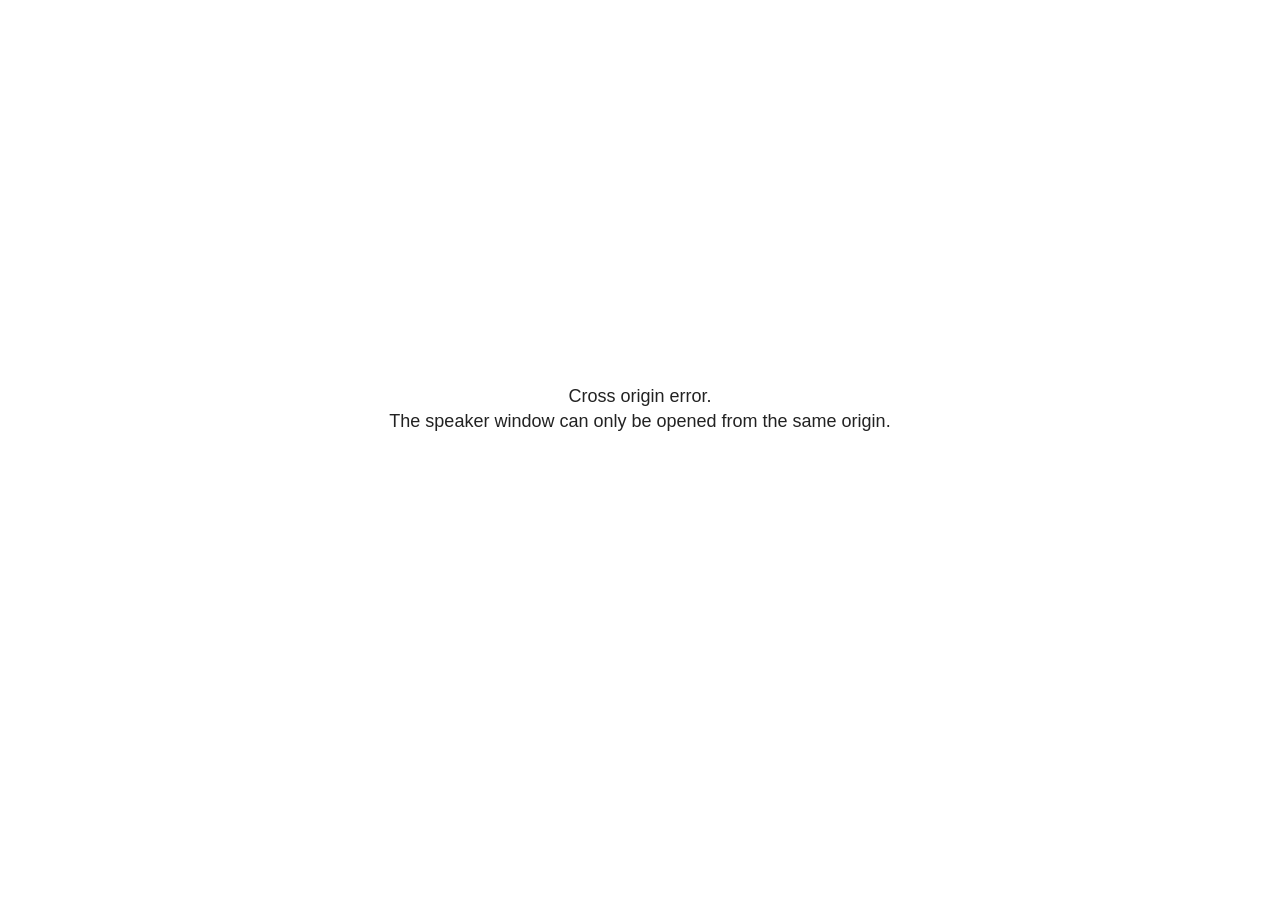
<file: docs/site_libs/revealjs/plugin/notes/speaker-view.html>
<!--
	NOTE: You need to build the notes plugin after making changes to this file.
-->
<html lang="en">
	<head>
		<meta charset="utf-8">

		<title>reveal.js - Speaker View</title>

		<style>
			body {
				font-family: Helvetica;
				font-size: 18px;
			}

			#current-slide,
			#upcoming-slide,
			#speaker-controls {
				padding: 6px;
				box-sizing: border-box;
				-moz-box-sizing: border-box;
			}

			#current-slide iframe,
			#upcoming-slide iframe {
				width: 100%;
				height: 100%;
				border: 1px solid #ddd;
			}

			#current-slide .label,
			#upcoming-slide .label {
				position: absolute;
				top: 10px;
				left: 10px;
				z-index: 2;
			}

			#connection-status {
				position: absolute;
				top: 0;
				left: 0;
				width: 100%;
				height: 100%;
				z-index: 20;
				padding: 30% 20% 20% 20%;
				font-size: 18px;
				color: #222;
				background: #fff;
				text-align: center;
				box-sizing: border-box;
				line-height: 1.4;
			}

			.overlay-element {
				height: 34px;
				line-height: 34px;
				padding: 0 10px;
				text-shadow: none;
				background: rgba( 220, 220, 220, 0.8 );
				color: #222;
				font-size: 14px;
			}

			.overlay-element.interactive:hover {
				background: rgba( 220, 220, 220, 1 );
			}

			#current-slide {
				position: absolute;
				width: 60%;
				height: 100%;
				top: 0;
				left: 0;
				padding-right: 0;
			}

			#upcoming-slide {
				position: absolute;
				width: 40%;
				height: 40%;
				right: 0;
				top: 0;
			}

			/* Speaker controls */
			#speaker-controls {
				position: absolute;
				top: 40%;
				right: 0;
				width: 40%;
				height: 60%;
				overflow: auto;
				font-size: 18px;
			}

				.speaker-controls-time.hidden,
				.speaker-controls-notes.hidden {
					display: none;
				}

				.speaker-controls-time .label,
				.speaker-controls-pace .label,
				.speaker-controls-notes .label {
					text-transform: uppercase;
					font-weight: normal;
					font-size: 0.66em;
					color: #666;
					margin: 0;
				}

				.speaker-controls-time, .speaker-controls-pace {
					border-bottom: 1px solid rgba( 200, 200, 200, 0.5 );
					margin-bottom: 10px;
					padding: 10px 16px;
					padding-bottom: 20px;
					cursor: pointer;
				}

				.speaker-controls-time .reset-button {
					opacity: 0;
					float: right;
					color: #666;
					text-decoration: none;
				}
				.speaker-controls-time:hover .reset-button {
					opacity: 1;
				}

				.speaker-controls-time .timer,
				.speaker-controls-time .clock {
					width: 50%;
				}

				.speaker-controls-time .timer,
				.speaker-controls-time .clock,
				.speaker-controls-time .pacing .hours-value,
				.speaker-controls-time .pacing .minutes-value,
				.speaker-controls-time .pacing .seconds-value {
					font-size: 1.9em;
				}

				.speaker-controls-time .timer {
					float: left;
				}

				.speaker-controls-time .clock {
					float: right;
					text-align: right;
				}

				.speaker-controls-time span.mute {
					opacity: 0.3;
				}

				.speaker-controls-time .pacing-title {
					margin-top: 5px;
				}

				.speaker-controls-time .pacing.ahead {
					color: blue;
				}

				.speaker-controls-time .pacing.on-track {
					color: green;
				}

				.speaker-controls-time .pacing.behind {
					color: red;
				}

				.speaker-controls-notes {
					padding: 10px 16px;
				}

				.speaker-controls-notes .value {
					margin-top: 5px;
					line-height: 1.4;
					font-size: 1.2em;
				}

			/* Layout selector */
			#speaker-layout {
				position: absolute;
				top: 10px;
				right: 10px;
				color: #222;
				z-index: 10;
			}
				#speaker-layout select {
					position: absolute;
					width: 100%;
					height: 100%;
					top: 0;
					left: 0;
					border: 0;
					box-shadow: 0;
					cursor: pointer;
					opacity: 0;

					font-size: 1em;
					background-color: transparent;

					-moz-appearance: none;
					-webkit-appearance: none;
					-webkit-tap-highlight-color: rgba(0, 0, 0, 0);
				}

				#speaker-layout select:focus {
					outline: none;
					box-shadow: none;
				}

			.clear {
				clear: both;
			}

			/* Speaker layout: Wide */
			body[data-speaker-layout="wide"] #current-slide,
			body[data-speaker-layout="wide"] #upcoming-slide {
				width: 50%;
				height: 45%;
				padding: 6px;
			}

			body[data-speaker-layout="wide"] #current-slide {
				top: 0;
				left: 0;
			}

			body[data-speaker-layout="wide"] #upcoming-slide {
				top: 0;
				left: 50%;
			}

			body[data-speaker-layout="wide"] #speaker-controls {
				top: 45%;
				left: 0;
				width: 100%;
				height: 50%;
				font-size: 1.25em;
			}

			/* Speaker layout: Tall */
			body[data-speaker-layout="tall"] #current-slide,
			body[data-speaker-layout="tall"] #upcoming-slide {
				width: 45%;
				height: 50%;
				padding: 6px;
			}

			body[data-speaker-layout="tall"] #current-slide {
				top: 0;
				left: 0;
			}

			body[data-speaker-layout="tall"] #upcoming-slide {
				top: 50%;
				left: 0;
			}

			body[data-speaker-layout="tall"] #speaker-controls {
				padding-top: 40px;
				top: 0;
				left: 45%;
				width: 55%;
				height: 100%;
				font-size: 1.25em;
			}

			/* Speaker layout: Notes only */
			body[data-speaker-layout="notes-only"] #current-slide,
			body[data-speaker-layout="notes-only"] #upcoming-slide {
				display: none;
			}

			body[data-speaker-layout="notes-only"] #speaker-controls {
				padding-top: 40px;
				top: 0;
				left: 0;
				width: 100%;
				height: 100%;
				font-size: 1.25em;
			}

			@media screen and (max-width: 1080px) {
				body[data-speaker-layout="default"] #speaker-controls {
					font-size: 16px;
				}
			}

			@media screen and (max-width: 900px) {
				body[data-speaker-layout="default"] #speaker-controls {
					font-size: 14px;
				}
			}

			@media screen and (max-width: 800px) {
				body[data-speaker-layout="default"] #speaker-controls {
					font-size: 12px;
				}
			}

		</style>
	</head>

	<body>

		<div id="connection-status">Loading speaker view...</div>

		<div id="current-slide"></div>
		<div id="upcoming-slide"><span class="overlay-element label">Upcoming</span></div>
		<div id="speaker-controls">
			<div class="speaker-controls-time">
				<h4 class="label">Time <span class="reset-button">Click to Reset</span></h4>
				<div class="clock">
					<span class="clock-value">0:00 AM</span>
				</div>
				<div class="timer">
					<span class="hours-value">00</span><span class="minutes-value">:00</span><span class="seconds-value">:00</span>
				</div>
				<div class="clear"></div>

				<h4 class="label pacing-title" style="display: none">Pacing – Time to finish current slide</h4>
				<div class="pacing" style="display: none">
					<span class="hours-value">00</span><span class="minutes-value">:00</span><span class="seconds-value">:00</span>
				</div>
			</div>

			<div class="speaker-controls-notes hidden">
				<h4 class="label">Notes</h4>
				<div class="value"></div>
			</div>
		</div>
		<div id="speaker-layout" class="overlay-element interactive">
			<span class="speaker-layout-label"></span>
			<select class="speaker-layout-dropdown"></select>
		</div>

		<script>

			(function() {

				var notes,
					notesValue,
					currentState,
					currentSlide,
					upcomingSlide,
					layoutLabel,
					layoutDropdown,
					pendingCalls = {},
					lastRevealApiCallId = 0,
					connected = false

				var connectionStatus = document.querySelector( '#connection-status' );

				var SPEAKER_LAYOUTS = {
					'default': 'Default',
					'wide': 'Wide',
					'tall': 'Tall',
					'notes-only': 'Notes only'
				};

				setupLayout();

				let openerOrigin;

				try {
					openerOrigin = window.opener.location.origin;
				}
				catch ( error ) { console.warn( error ) }

				// In order to prevent XSS, the speaker view will only run if its
				// opener has the same origin as itself
				if( window.location.origin !== openerOrigin ) {
					connectionStatus.innerHTML = 'Cross origin error.<br>The speaker window can only be opened from the same origin.';
					return;
				}

				var connectionTimeout = setTimeout( function() {
					connectionStatus.innerHTML = 'Error connecting to main window.<br>Please try closing and reopening the speaker view.';
				}, 5000 );

				window.addEventListener( 'message', function( event ) {

					// Validate the origin of all messages to avoid parsing messages
					// that aren't meant for us. Ignore when running off file:// so
					// that the speaker view continues to work without a web server.
					if( window.location.origin !== event.origin && window.location.origin !== 'file://' ) {
						return
					}

					clearTimeout( connectionTimeout );
					connectionStatus.style.display = 'none';

					var data = JSON.parse( event.data );

					// The overview mode is only useful to the reveal.js instance
					// where navigation occurs so we don't sync it
					if( data.state ) delete data.state.overview;

					// Messages sent by the notes plugin inside of the main window
					if( data && data.namespace === 'reveal-notes' ) {
						if( data.type === 'connect' ) {
							handleConnectMessage( data );
						}
						else if( data.type === 'state' ) {
							handleStateMessage( data );
						}
						else if( data.type === 'return' ) {
							pendingCalls[data.callId](data.result);
							delete pendingCalls[data.callId];
						}
					}
					// Messages sent by the reveal.js inside of the current slide preview
					else if( data && data.namespace === 'reveal' ) {
						if( /ready/.test( data.eventName ) ) {
							// Send a message back to notify that the handshake is complete
							window.opener.postMessage( JSON.stringify({ namespace: 'reveal-notes', type: 'connected'} ), '*' );
						}
						else if( /slidechanged|fragmentshown|fragmenthidden|paused|resumed/.test( data.eventName ) && currentState !== JSON.stringify( data.state ) ) {

							dispatchStateToMainWindow( data.state );

						}
					}

				} );

				/**
				 * Updates the presentation in the main window to match the state
				 * of the presentation in the notes window.
				 */
				const dispatchStateToMainWindow = debounce(( state ) => {
					window.opener.postMessage( JSON.stringify({ method: 'setState', args: [ state ]} ), '*' );
				}, 500);

				/**
				 * Asynchronously calls the Reveal.js API of the main frame.
				 */
				function callRevealApi( methodName, methodArguments, callback ) {

					var callId = ++lastRevealApiCallId;
					pendingCalls[callId] = callback;
					window.opener.postMessage( JSON.stringify( {
						namespace: 'reveal-notes',
						type: 'call',
						callId: callId,
						methodName: methodName,
						arguments: methodArguments
					} ), '*' );

				}

				/**
				 * Called when the main window is trying to establish a
				 * connection.
				 */
				function handleConnectMessage( data ) {

					if( connected === false ) {
						connected = true;

						setupIframes( data );
						setupKeyboard();
						setupNotes();
						setupTimer();
						setupHeartbeat();
					}

				}

				/**
				 * Called when the main window sends an updated state.
				 */
				function handleStateMessage( data ) {

					// Store the most recently set state to avoid circular loops
					// applying the same state
					currentState = JSON.stringify( data.state );

					// No need for updating the notes in case of fragment changes
					if ( data.notes ) {
						notes.classList.remove( 'hidden' );
						notesValue.style.whiteSpace = data.whitespace;
						if( data.markdown ) {
							notesValue.innerHTML = marked( data.notes );
						}
						else {
							notesValue.innerHTML = data.notes;
						}
					}
					else {
						notes.classList.add( 'hidden' );
					}

					// Update the note slides
					currentSlide.contentWindow.postMessage( JSON.stringify({ method: 'setState', args: [ data.state ] }), '*' );
					upcomingSlide.contentWindow.postMessage( JSON.stringify({ method: 'setState', args: [ data.state ] }), '*' );
					upcomingSlide.contentWindow.postMessage( JSON.stringify({ method: 'next' }), '*' );

				}

				// Limit to max one state update per X ms
				handleStateMessage = debounce( handleStateMessage, 200 );

				/**
				 * Forward keyboard events to the current slide window.
				 * This enables keyboard events to work even if focus
				 * isn't set on the current slide iframe.
				 *
				 * Block F5 default handling, it reloads and disconnects
				 * the speaker notes window.
				 */
				function setupKeyboard() {

					document.addEventListener( 'keydown', function( event ) {
						if( event.keyCode === 116 || ( event.metaKey && event.keyCode === 82 ) ) {
							event.preventDefault();
							return false;
						}
						currentSlide.contentWindow.postMessage( JSON.stringify({ method: 'triggerKey', args: [ event.keyCode ] }), '*' );
					} );

				}

				/**
				 * Creates the preview iframes.
				 */
				function setupIframes( data ) {

					var params = [
						'receiver',
						'progress=false',
						'history=false',
						'transition=none',
						'autoSlide=0',
						'backgroundTransition=none'
					].join( '&' );

					var urlSeparator = /\?/.test(data.url) ? '&' : '?';
					var hash = '#/' + data.state.indexh + '/' + data.state.indexv;
					var currentURL = data.url + urlSeparator + params + '&scrollActivationWidth=false&postMessageEvents=true' + hash;
					var upcomingURL = data.url + urlSeparator + params + '&scrollActivationWidth=false&controls=false' + hash;

					currentSlide = document.createElement( 'iframe' );
					currentSlide.setAttribute( 'width', 1280 );
					currentSlide.setAttribute( 'height', 1024 );
					currentSlide.setAttribute( 'src', currentURL );
					document.querySelector( '#current-slide' ).appendChild( currentSlide );

					upcomingSlide = document.createElement( 'iframe' );
					upcomingSlide.setAttribute( 'width', 640 );
					upcomingSlide.setAttribute( 'height', 512 );
					upcomingSlide.setAttribute( 'src', upcomingURL );
					document.querySelector( '#upcoming-slide' ).appendChild( upcomingSlide );

				}

				/**
				 * Setup the notes UI.
				 */
				function setupNotes() {

					notes = document.querySelector( '.speaker-controls-notes' );
					notesValue = document.querySelector( '.speaker-controls-notes .value' );

				}

				/**
				 * We send out a heartbeat at all times to ensure we can
				 * reconnect with the main presentation window after reloads.
				 */
				function setupHeartbeat() {

					setInterval( () => {
						window.opener.postMessage( JSON.stringify({ namespace: 'reveal-notes', type: 'heartbeat'} ), '*' );
					}, 1000 );

				}

				function getTimings( callback ) {

					callRevealApi( 'getSlidesAttributes', [], function ( slideAttributes ) {
						callRevealApi( 'getConfig', [], function ( config ) {
							var totalTime = config.totalTime;
							var minTimePerSlide = config.minimumTimePerSlide || 0;
							var defaultTiming = config.defaultTiming;
							if ((defaultTiming == null) && (totalTime == null)) {
								callback(null);
								return;
							}
							// Setting totalTime overrides defaultTiming
							if (totalTime) {
								defaultTiming = 0;
							}
							var timings = [];
							for ( var i in slideAttributes ) {
								var slide = slideAttributes[ i ];
								var timing = defaultTiming;
								if( slide.hasOwnProperty( 'data-timing' )) {
									var t = slide[ 'data-timing' ];
									timing = parseInt(t);
									if( isNaN(timing) ) {
										console.warn("Could not parse timing '" + t + "' of slide " + i + "; using default of " + defaultTiming);
										timing = defaultTiming;
									}
								}
								timings.push(timing);
							}
							if ( totalTime ) {
								// After we've allocated time to individual slides, we summarize it and
								// subtract it from the total time
								var remainingTime = totalTime - timings.reduce( function(a, b) { return a + b; }, 0 );
								// The remaining time is divided by the number of slides that have 0 seconds
								// allocated at the moment, giving the average time-per-slide on the remaining slides
								var remainingSlides = (timings.filter( function(x) { return x == 0 }) ).length
								var timePerSlide = Math.round( remainingTime / remainingSlides, 0 )
								// And now we replace every zero-value timing with that average
								timings = timings.map( function(x) { return (x==0 ? timePerSlide : x) } );
							}
							var slidesUnderMinimum = timings.filter( function(x) { return (x < minTimePerSlide) } ).length
							if ( slidesUnderMinimum ) {
								message = "The pacing time for " + slidesUnderMinimum + " slide(s) is under the configured minimum of " + minTimePerSlide + " seconds. Check the data-timing attribute on individual slides, or consider increasing the totalTime or minimumTimePerSlide configuration options (or removing some slides).";
								alert(message);
							}
							callback( timings );
						} );
					} );

				}

				/**
				 * Return the number of seconds allocated for presenting
				 * all slides up to and including this one.
				 */
				function getTimeAllocated( timings, callback ) {

					callRevealApi( 'getSlidePastCount', [], function ( currentSlide ) {
						var allocated = 0;
						for (var i in timings.slice(0, currentSlide + 1)) {
							allocated += timings[i];
						}
						callback( allocated );
					} );

				}

				/**
				 * Create the timer and clock and start updating them
				 * at an interval.
				 */
				function setupTimer() {

					var start = new Date(),
					timeEl = document.querySelector( '.speaker-controls-time' ),
					clockEl = timeEl.querySelector( '.clock-value' ),
					hoursEl = timeEl.querySelector( '.hours-value' ),
					minutesEl = timeEl.querySelector( '.minutes-value' ),
					secondsEl = timeEl.querySelector( '.seconds-value' ),
					pacingTitleEl = timeEl.querySelector( '.pacing-title' ),
					pacingEl = timeEl.querySelector( '.pacing' ),
					pacingHoursEl = pacingEl.querySelector( '.hours-value' ),
					pacingMinutesEl = pacingEl.querySelector( '.minutes-value' ),
					pacingSecondsEl = pacingEl.querySelector( '.seconds-value' );

					var timings = null;
					getTimings( function ( _timings ) {

						timings = _timings;
						if (_timings !== null) {
							pacingTitleEl.style.removeProperty('display');
							pacingEl.style.removeProperty('display');
						}

						// Update once directly
						_updateTimer();

						// Then update every second
						setInterval( _updateTimer, 1000 );

					} );


					function _resetTimer() {

						if (timings == null) {
							start = new Date();
							_updateTimer();
						}
						else {
							// Reset timer to beginning of current slide
							getTimeAllocated( timings, function ( slideEndTimingSeconds ) {
								var slideEndTiming = slideEndTimingSeconds * 1000;
								callRevealApi( 'getSlidePastCount', [], function ( currentSlide ) {
									var currentSlideTiming = timings[currentSlide] * 1000;
									var previousSlidesTiming = slideEndTiming - currentSlideTiming;
									var now = new Date();
									start = new Date(now.getTime() - previousSlidesTiming);
									_updateTimer();
								} );
							} );
						}

					}

					timeEl.addEventListener( 'click', function() {
						_resetTimer();
						return false;
					} );

					function _displayTime( hrEl, minEl, secEl, time) {

						var sign = Math.sign(time) == -1 ? "-" : "";
						time = Math.abs(Math.round(time / 1000));
						var seconds = time % 60;
						var minutes = Math.floor( time / 60 ) % 60 ;
						var hours = Math.floor( time / ( 60 * 60 )) ;
						hrEl.innerHTML = sign + zeroPadInteger( hours );
						if (hours == 0) {
							hrEl.classList.add( 'mute' );
						}
						else {
							hrEl.classList.remove( 'mute' );
						}
						minEl.innerHTML = ':' + zeroPadInteger( minutes );
						if (hours == 0 && minutes == 0) {
							minEl.classList.add( 'mute' );
						}
						else {
							minEl.classList.remove( 'mute' );
						}
						secEl.innerHTML = ':' + zeroPadInteger( seconds );
					}

					function _updateTimer() {

						var diff, hours, minutes, seconds,
						now = new Date();

						diff = now.getTime() - start.getTime();

						clockEl.innerHTML = now.toLocaleTimeString( 'en-US', { hour12: true, hour: '2-digit', minute:'2-digit' } );
						_displayTime( hoursEl, minutesEl, secondsEl, diff );
						if (timings !== null) {
							_updatePacing(diff);
						}

					}

					function _updatePacing(diff) {

						getTimeAllocated( timings, function ( slideEndTimingSeconds ) {
							var slideEndTiming = slideEndTimingSeconds * 1000;

							callRevealApi( 'getSlidePastCount', [], function ( currentSlide ) {
								var currentSlideTiming = timings[currentSlide] * 1000;
								var timeLeftCurrentSlide = slideEndTiming - diff;
								if (timeLeftCurrentSlide < 0) {
									pacingEl.className = 'pacing behind';
								}
								else if (timeLeftCurrentSlide < currentSlideTiming) {
									pacingEl.className = 'pacing on-track';
								}
								else {
									pacingEl.className = 'pacing ahead';
								}
								_displayTime( pacingHoursEl, pacingMinutesEl, pacingSecondsEl, timeLeftCurrentSlide );
							} );
						} );
					}

				}

				/**
				 * Sets up the speaker view layout and layout selector.
				 */
				function setupLayout() {

					layoutDropdown = document.querySelector( '.speaker-layout-dropdown' );
					layoutLabel = document.querySelector( '.speaker-layout-label' );

					// Render the list of available layouts
					for( var id in SPEAKER_LAYOUTS ) {
						var option = document.createElement( 'option' );
						option.setAttribute( 'value', id );
						option.textContent = SPEAKER_LAYOUTS[ id ];
						layoutDropdown.appendChild( option );
					}

					// Monitor the dropdown for changes
					layoutDropdown.addEventListener( 'change', function( event ) {

						setLayout( layoutDropdown.value );

					}, false );

					// Restore any currently persisted layout
					setLayout( getLayout() );

				}

				/**
				 * Sets a new speaker view layout. The layout is persisted
				 * in local storage.
				 */
				function setLayout( value ) {

					var title = SPEAKER_LAYOUTS[ value ];

					layoutLabel.innerHTML = 'Layout' + ( title ? ( ': ' + title ) : '' );
					layoutDropdown.value = value;

					document.body.setAttribute( 'data-speaker-layout', value );

					// Persist locally
					if( supportsLocalStorage() ) {
						window.localStorage.setItem( 'reveal-speaker-layout', value );
					}

				}

				/**
				 * Returns the ID of the most recently set speaker layout
				 * or our default layout if none has been set.
				 */
				function getLayout() {

					if( supportsLocalStorage() ) {
						var layout = window.localStorage.getItem( 'reveal-speaker-layout' );
						if( layout ) {
							return layout;
						}
					}

					// Default to the first record in the layouts hash
					for( var id in SPEAKER_LAYOUTS ) {
						return id;
					}

				}

				function supportsLocalStorage() {

					try {
						localStorage.setItem('test', 'test');
						localStorage.removeItem('test');
						return true;
					}
					catch( e ) {
						return false;
					}

				}

				function zeroPadInteger( num ) {

					var str = '00' + parseInt( num );
					return str.substring( str.length - 2 );

				}

				/**
				 * Limits the frequency at which a function can be called.
				 */
				function debounce( fn, ms ) {

					var lastTime = 0,
						timeout;

					return function() {

						var args = arguments;
						var context = this;

						clearTimeout( timeout );

						var timeSinceLastCall = Date.now() - lastTime;
						if( timeSinceLastCall > ms ) {
							fn.apply( context, args );
							lastTime = Date.now();
						}
						else {
							timeout = setTimeout( function() {
								fn.apply( context, args );
								lastTime = Date.now();
							}, ms - timeSinceLastCall );
						}

					}

				}

			})();

		</script>
	</body>
</html>
</file>
<file: docs/site_libs/quarto-html/tippy.css>
.tippy-box[data-animation=fade][data-state=hidden]{opacity:0}[data-tippy-root]{max-width:calc(100vw - 10px)}.tippy-box{position:relative;background-color:#333;color:#fff;border-radius:4px;font-size:14px;line-height:1.4;white-space:normal;outline:0;transition-property:transform,visibility,opacity}.tippy-box[data-placement^=top]>.tippy-arrow{bottom:0}.tippy-box[data-placement^=top]>.tippy-arrow:before{bottom:-7px;left:0;border-width:8px 8px 0;border-top-color:initial;transform-origin:center top}.tippy-box[data-placement^=bottom]>.tippy-arrow{top:0}.tippy-box[data-placement^=bottom]>.tippy-arrow:before{top:-7px;left:0;border-width:0 8px 8px;border-bottom-color:initial;transform-origin:center bottom}.tippy-box[data-placement^=left]>.tippy-arrow{right:0}.tippy-box[data-placement^=left]>.tippy-arrow:before{border-width:8px 0 8px 8px;border-left-color:initial;right:-7px;transform-origin:center left}.tippy-box[data-placement^=right]>.tippy-arrow{left:0}.tippy-box[data-placement^=right]>.tippy-arrow:before{left:-7px;border-width:8px 8px 8px 0;border-right-color:initial;transform-origin:center right}.tippy-box[data-inertia][data-state=visible]{transition-timing-function:cubic-bezier(.54,1.5,.38,1.11)}.tippy-arrow{width:16px;height:16px;color:#333}.tippy-arrow:before{content:"";position:absolute;border-color:transparent;border-style:solid}.tippy-content{position:relative;padding:5px 9px;z-index:1}
</file>
<file: docs/site_libs/quarto-html/quarto-syntax-highlighting-7b89279ff1a6dce999919e0e67d4d9ec.css>
/* quarto syntax highlight colors */
:root {
  --quarto-hl-ot-color: #003B4F;
  --quarto-hl-at-color: #657422;
  --quarto-hl-ss-color: #20794D;
  --quarto-hl-an-color: #5E5E5E;
  --quarto-hl-fu-color: #4758AB;
  --quarto-hl-st-color: #20794D;
  --quarto-hl-cf-color: #003B4F;
  --quarto-hl-op-color: #5E5E5E;
  --quarto-hl-er-color: #AD0000;
  --quarto-hl-bn-color: #AD0000;
  --quarto-hl-al-color: #AD0000;
  --quarto-hl-va-color: #111111;
  --quarto-hl-bu-color: inherit;
  --quarto-hl-ex-color: inherit;
  --quarto-hl-pp-color: #AD0000;
  --quarto-hl-in-color: #5E5E5E;
  --quarto-hl-vs-color: #20794D;
  --quarto-hl-wa-color: #5E5E5E;
  --quarto-hl-do-color: #5E5E5E;
  --quarto-hl-im-color: #00769E;
  --quarto-hl-ch-color: #20794D;
  --quarto-hl-dt-color: #AD0000;
  --quarto-hl-fl-color: #AD0000;
  --quarto-hl-co-color: #5E5E5E;
  --quarto-hl-cv-color: #5E5E5E;
  --quarto-hl-cn-color: #8f5902;
  --quarto-hl-sc-color: #5E5E5E;
  --quarto-hl-dv-color: #AD0000;
  --quarto-hl-kw-color: #003B4F;
}

/* other quarto variables */
:root {
  --quarto-font-monospace: SFMono-Regular, Menlo, Monaco, Consolas, "Liberation Mono", "Courier New", monospace;
}

/* syntax highlight based on Pandoc's rules */
pre > code.sourceCode > span {
  color: #003B4F;
}

code.sourceCode > span {
  color: #003B4F;
}

div.sourceCode,
div.sourceCode pre.sourceCode {
  color: #003B4F;
}

/* Normal */
code span {
  color: #003B4F;
}

/* Alert */
code span.al {
  color: #AD0000;
  font-style: inherit;
}

/* Annotation */
code span.an {
  color: #5E5E5E;
  font-style: inherit;
}

/* Attribute */
code span.at {
  color: #657422;
  font-style: inherit;
}

/* BaseN */
code span.bn {
  color: #AD0000;
  font-style: inherit;
}

/* BuiltIn */
code span.bu {
  font-style: inherit;
}

/* ControlFlow */
code span.cf {
  color: #003B4F;
  font-weight: bold;
  font-style: inherit;
}

/* Char */
code span.ch {
  color: #20794D;
  font-style: inherit;
}

/* Constant */
code span.cn {
  color: #8f5902;
  font-style: inherit;
}

/* Comment */
code span.co {
  color: #5E5E5E;
  font-style: inherit;
}

/* CommentVar */
code span.cv {
  color: #5E5E5E;
  font-style: italic;
}

/* Documentation */
code span.do {
  color: #5E5E5E;
  font-style: italic;
}

/* DataType */
code span.dt {
  color: #AD0000;
  font-style: inherit;
}

/* DecVal */
code span.dv {
  color: #AD0000;
  font-style: inherit;
}

/* Error */
code span.er {
  color: #AD0000;
  font-style: inherit;
}

/* Extension */
code span.ex {
  font-style: inherit;
}

/* Float */
code span.fl {
  color: #AD0000;
  font-style: inherit;
}

/* Function */
code span.fu {
  color: #4758AB;
  font-style: inherit;
}

/* Import */
code span.im {
  color: #00769E;
  font-style: inherit;
}

/* Information */
code span.in {
  color: #5E5E5E;
  font-style: inherit;
}

/* Keyword */
code span.kw {
  color: #003B4F;
  font-weight: bold;
  font-style: inherit;
}

/* Operator */
code span.op {
  color: #5E5E5E;
  font-style: inherit;
}

/* Other */
code span.ot {
  color: #003B4F;
  font-style: inherit;
}

/* Preprocessor */
code span.pp {
  color: #AD0000;
  font-style: inherit;
}

/* SpecialChar */
code span.sc {
  color: #5E5E5E;
  font-style: inherit;
}

/* SpecialString */
code span.ss {
  color: #20794D;
  font-style: inherit;
}

/* String */
code span.st {
  color: #20794D;
  font-style: inherit;
}

/* Variable */
code span.va {
  color: #111111;
  font-style: inherit;
}

/* VerbatimString */
code span.vs {
  color: #20794D;
  font-style: inherit;
}

/* Warning */
code span.wa {
  color: #5E5E5E;
  font-style: italic;
}

.prevent-inlining {
  content: "</";
}

/*# sourceMappingURL=3944bc705cfaf4c80e56f77c5205168a.css.map */
</file>
<file: docs/styles.css>
:root { --accent: #806a83; }
body {color:#302b34; background:#fffdfb;}
.navbar {background:#fbf3f5!important; border-bottom:1px solid #eedee4;}
a {color:#765478;}
h1,h2,h3 {letter-spacing:-.02em;}
.hero {background:linear-gradient(110deg,#fbf0f3,#f4f0fa); padding:2.3rem; border-radius:20px; margin:1rem 0 2rem;}
.hero h2 {font-size:2rem;}
.project-card {background:white; border:1px solid #eadfe8; padding:1.4rem; border-radius:16px; margin:1rem 0; box-shadow:0 4px 16px #39253c0b;}
.small-note {color:#746d78; font-size:.9rem;}
.profile {border-radius:18px; object-fit:cover;}
</file>
<file: docs/site_libs/quarto-html/quarto-syntax-highlighting-dark-707d8167ce6003fca903bfe2be84ab7f.css>
/* quarto syntax highlight colors */
:root {
  --quarto-hl-al-color: #f07178;
  --quarto-hl-an-color: #d4d0ab;
  --quarto-hl-at-color: #00e0e0;
  --quarto-hl-bn-color: #d4d0ab;
  --quarto-hl-bu-color: #abe338;
  --quarto-hl-ch-color: #abe338;
  --quarto-hl-co-color: #f8f8f2;
  --quarto-hl-cv-color: #ffd700;
  --quarto-hl-cn-color: #ffd700;
  --quarto-hl-cf-color: #ffa07a;
  --quarto-hl-dt-color: #ffa07a;
  --quarto-hl-dv-color: #d4d0ab;
  --quarto-hl-do-color: #f8f8f2;
  --quarto-hl-er-color: #f07178;
  --quarto-hl-ex-color: #00e0e0;
  --quarto-hl-fl-color: #d4d0ab;
  --quarto-hl-fu-color: #ffa07a;
  --quarto-hl-im-color: #abe338;
  --quarto-hl-in-color: #d4d0ab;
  --quarto-hl-kw-color: #ffa07a;
  --quarto-hl-op-color: #ffa07a;
  --quarto-hl-ot-color: #00e0e0;
  --quarto-hl-pp-color: #dcc6e0;
  --quarto-hl-re-color: #00e0e0;
  --quarto-hl-sc-color: #abe338;
  --quarto-hl-ss-color: #abe338;
  --quarto-hl-st-color: #abe338;
  --quarto-hl-va-color: #00e0e0;
  --quarto-hl-vs-color: #abe338;
  --quarto-hl-wa-color: #dcc6e0;
}

/* other quarto variables */
:root {
  --quarto-font-monospace: SFMono-Regular, Menlo, Monaco, Consolas, "Liberation Mono", "Courier New", monospace;
}

/* syntax highlight based on Pandoc's rules */
pre > code.sourceCode > span {
  color: #f8f8f2;
}

code.sourceCode > span {
  color: #f8f8f2;
}

div.sourceCode,
div.sourceCode pre.sourceCode {
  color: #f8f8f2;
}

/* Normal */
code span {
  color: #f8f8f2;
}

/* Alert */
code span.al {
  color: #f07178;
}

/* Annotation */
code span.an {
  color: #d4d0ab;
}

/* Attribute */
code span.at {
  color: #00e0e0;
}

/* BaseN */
code span.bn {
  color: #d4d0ab;
}

/* BuiltIn */
code span.bu {
  color: #abe338;
}

/* ControlFlow */
code span.cf {
  font-weight: bold;
  color: #ffa07a;
}

/* Char */
code span.ch {
  color: #abe338;
}

/* Constant */
code span.cn {
  color: #ffd700;
}

/* Comment */
code span.co {
  font-style: italic;
  color: #f8f8f2;
}

/* CommentVar */
code span.cv {
  color: #ffd700;
}

/* Documentation */
code span.do {
  color: #f8f8f2;
}

/* DataType */
code span.dt {
  color: #ffa07a;
}

/* DecVal */
code span.dv {
  color: #d4d0ab;
}

/* Error */
code span.er {
  color: #f07178;
  text-decoration: underline;
}

/* Extension */
code span.ex {
  font-weight: bold;
  color: #00e0e0;
}

/* Float */
code span.fl {
  color: #d4d0ab;
}

/* Function */
code span.fu {
  color: #ffa07a;
}

/* Import */
code span.im {
  color: #abe338;
}

/* Information */
code span.in {
  color: #d4d0ab;
}

/* Keyword */
code span.kw {
  font-weight: bold;
  color: #ffa07a;
}

/* Operator */
code span.op {
  color: #ffa07a;
}

/* Other */
code span.ot {
  color: #00e0e0;
}

/* Preprocessor */
code span.pp {
  color: #dcc6e0;
}

/* RegionMarker */
code span.re {
  background-color: #f8f8f2;
  color: #00e0e0;
}

/* SpecialChar */
code span.sc {
  color: #abe338;
}

/* SpecialString */
code span.ss {
  color: #abe338;
}

/* String */
code span.st {
  color: #abe338;
}

/* Variable */
code span.va {
  color: #00e0e0;
}

/* VerbatimString */
code span.vs {
  color: #abe338;
}

/* Warning */
code span.wa {
  color: #dcc6e0;
}

.prevent-inlining {
  content: "</";
}

/*# sourceMappingURL=f5ab3bb6f5ded8da9f12dd3a91d3da26.css.map */
</file>
